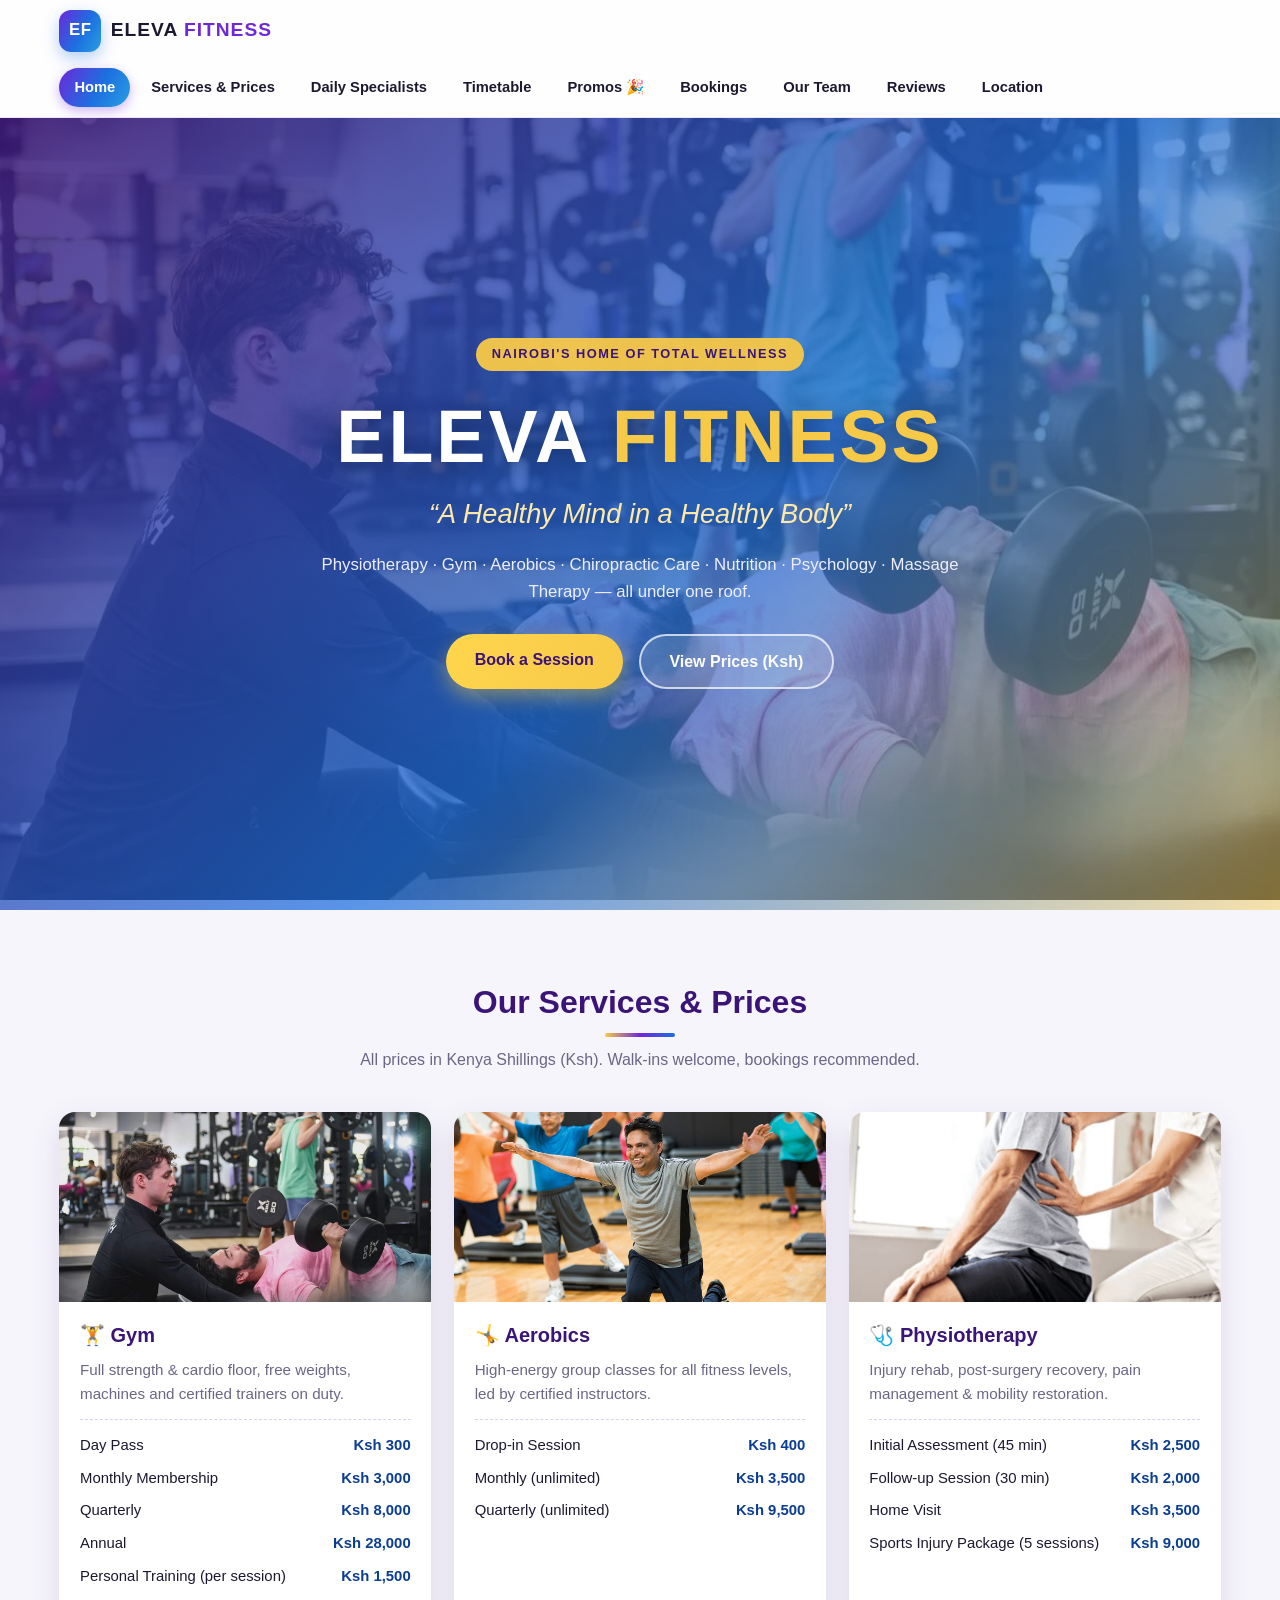
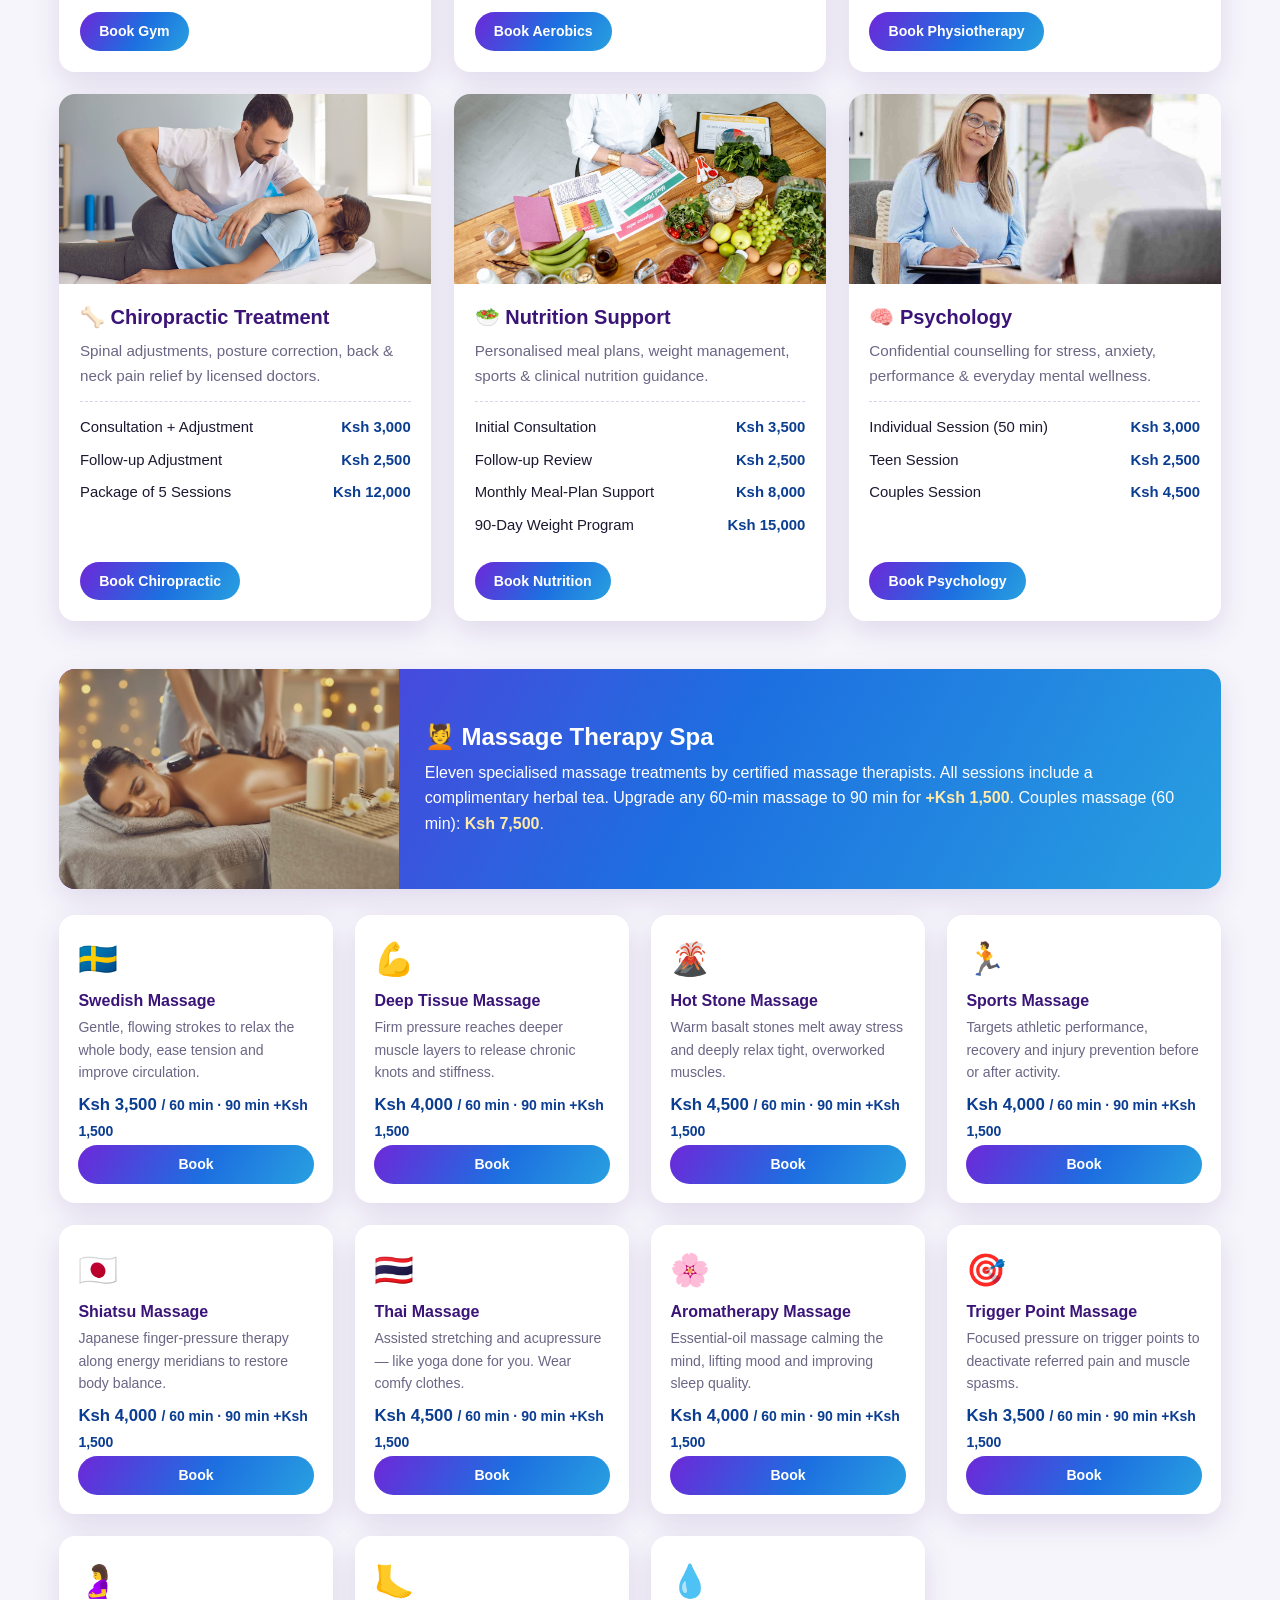
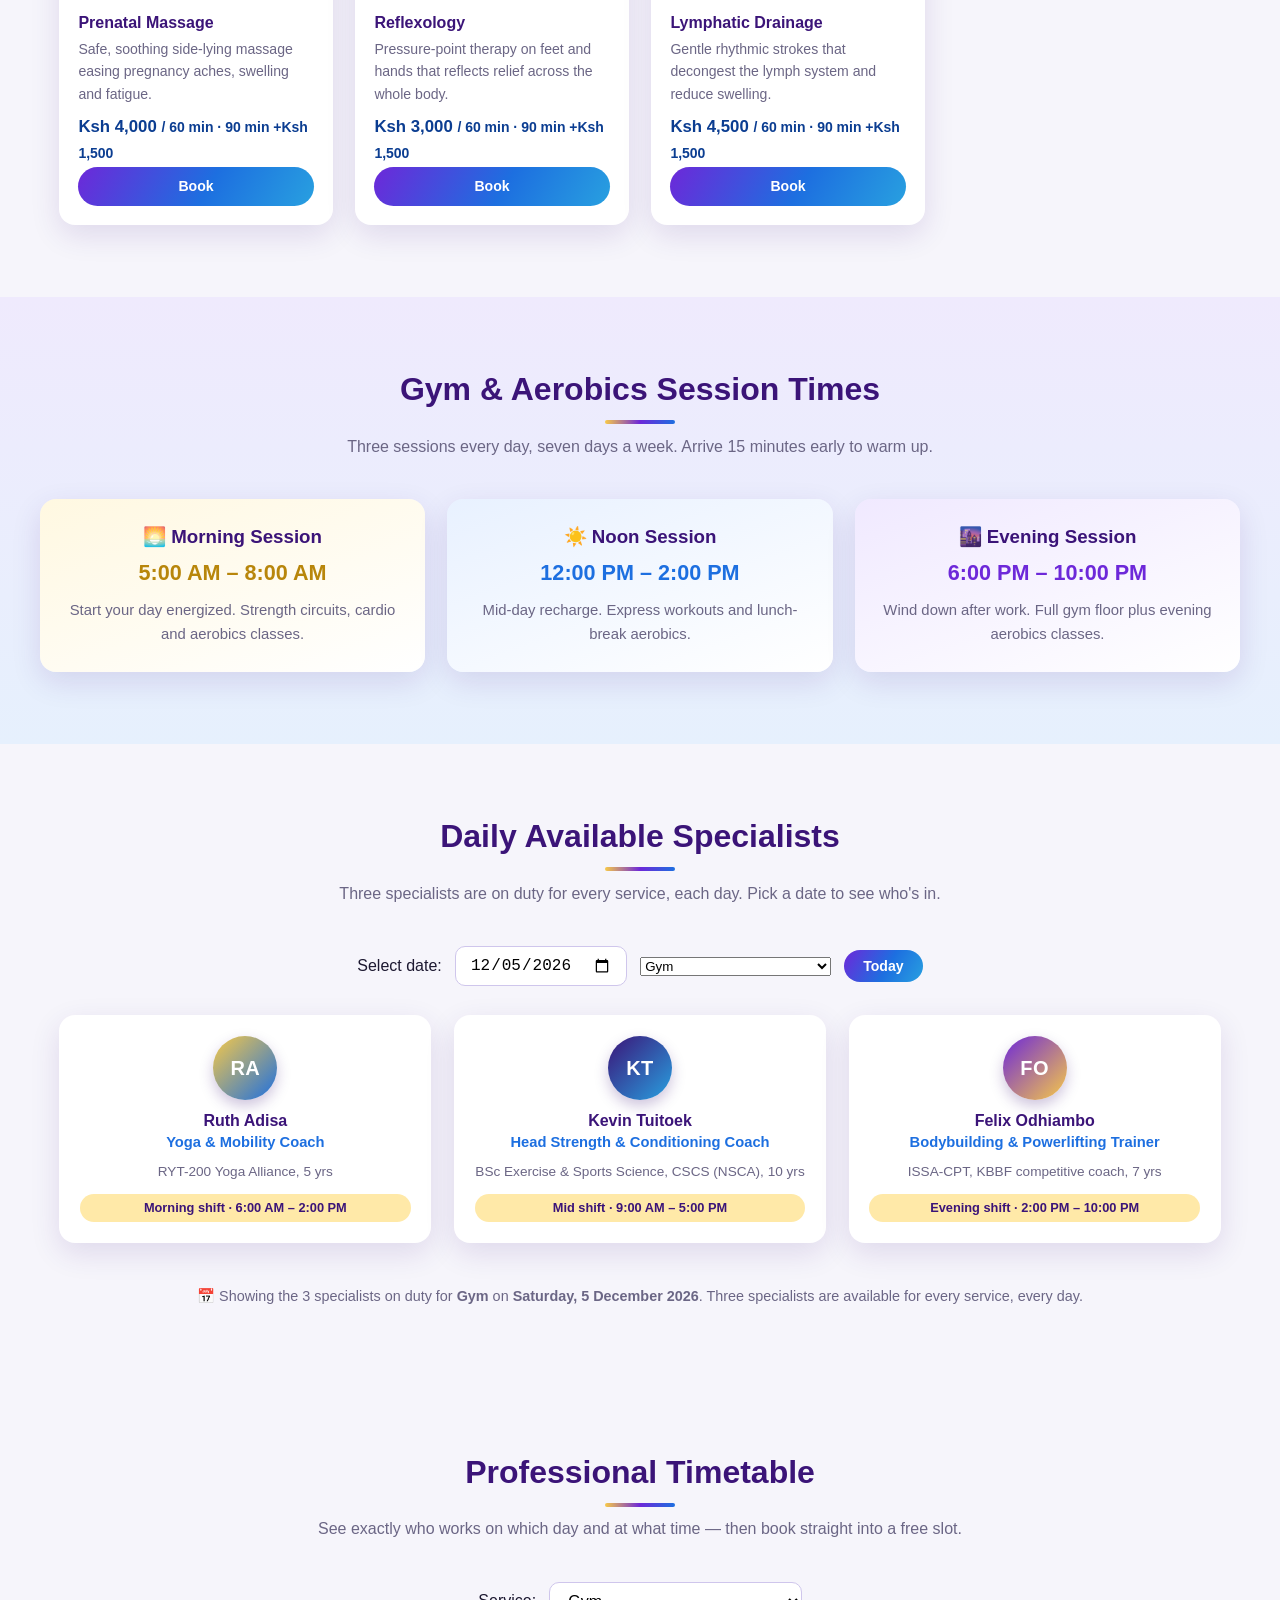
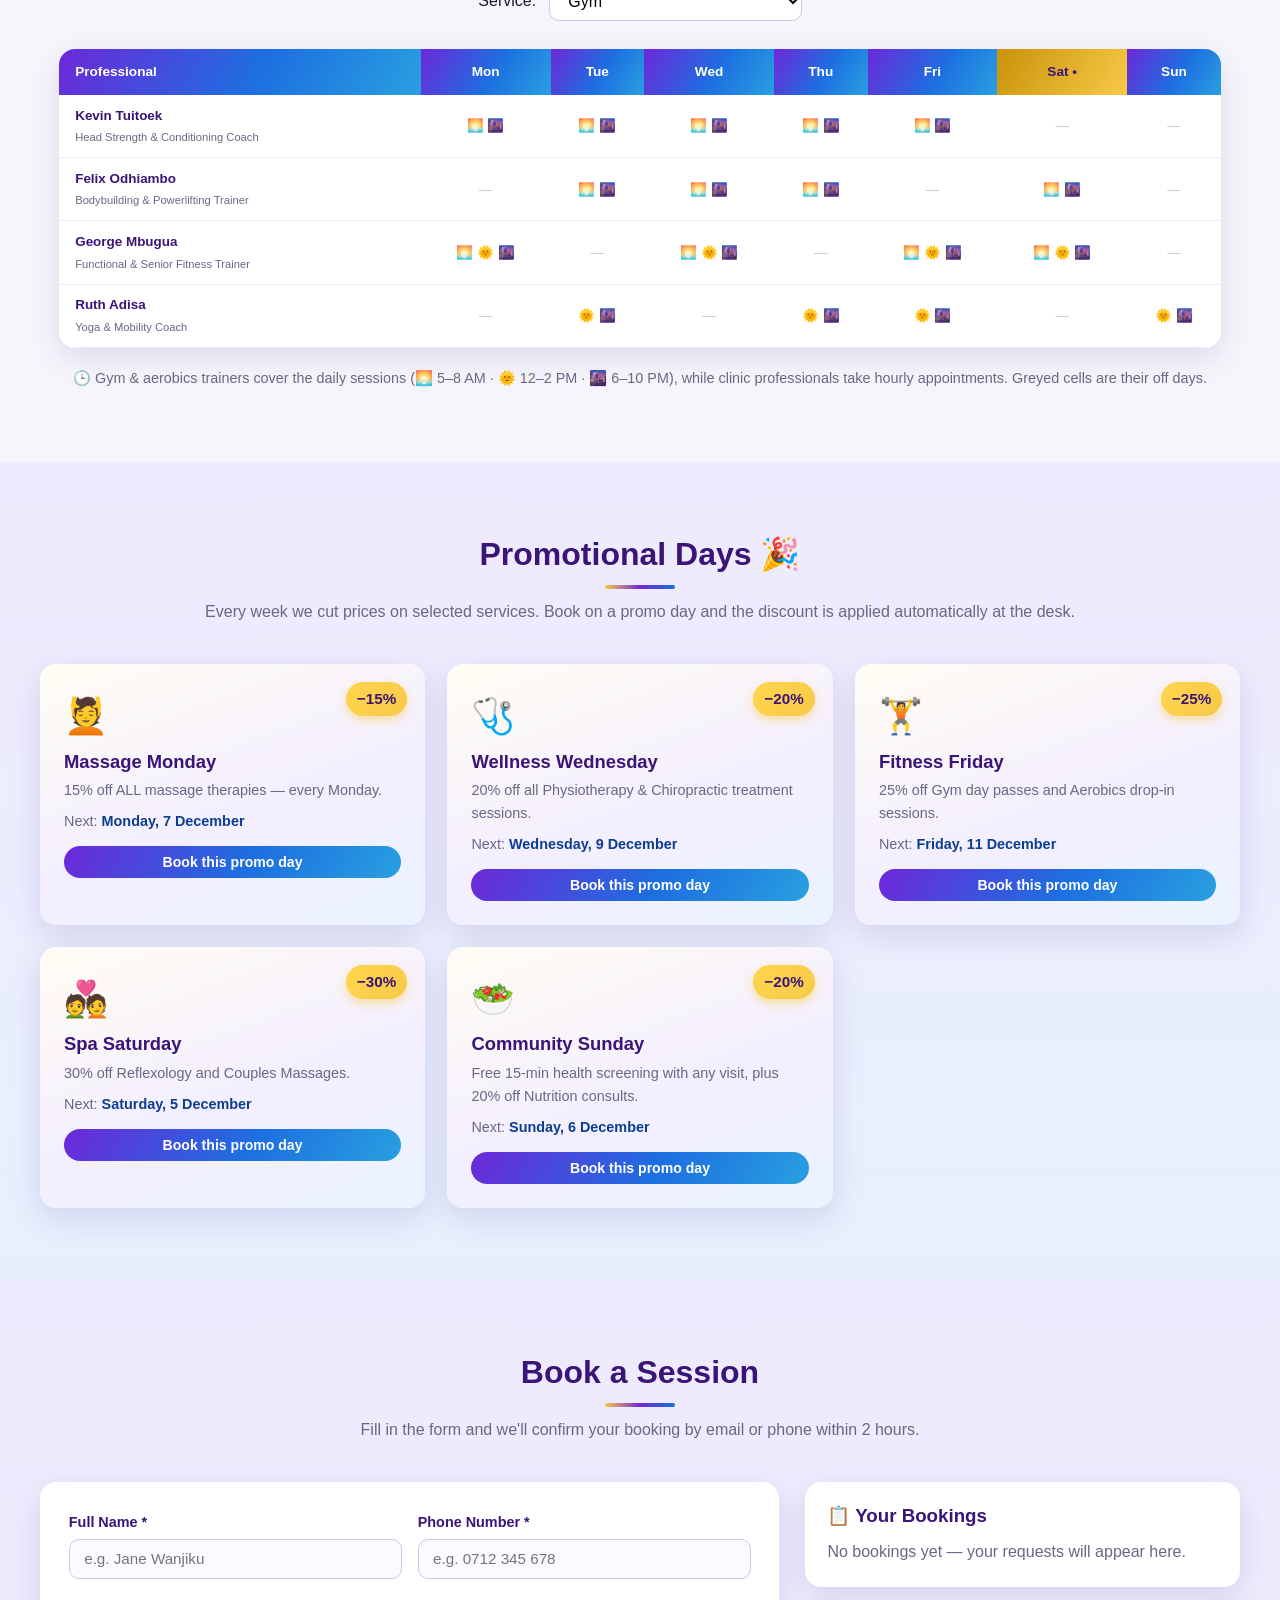
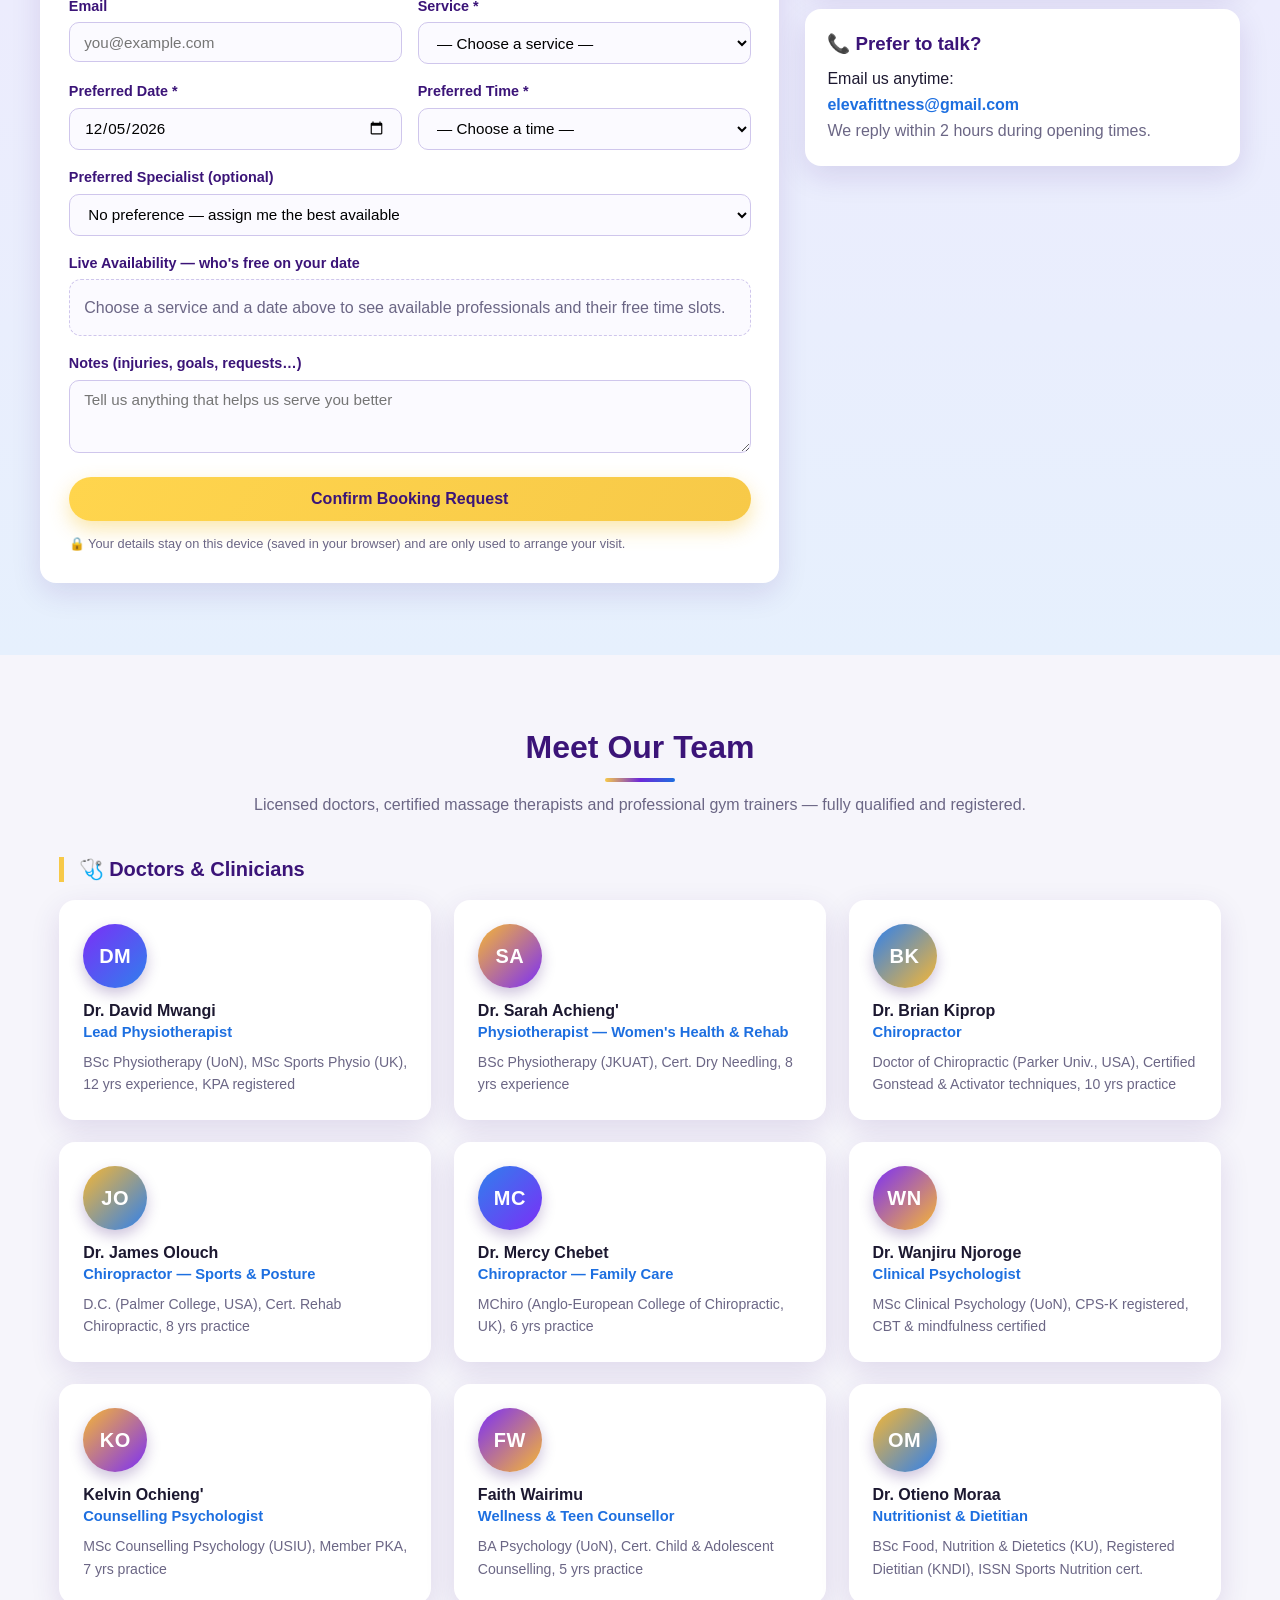
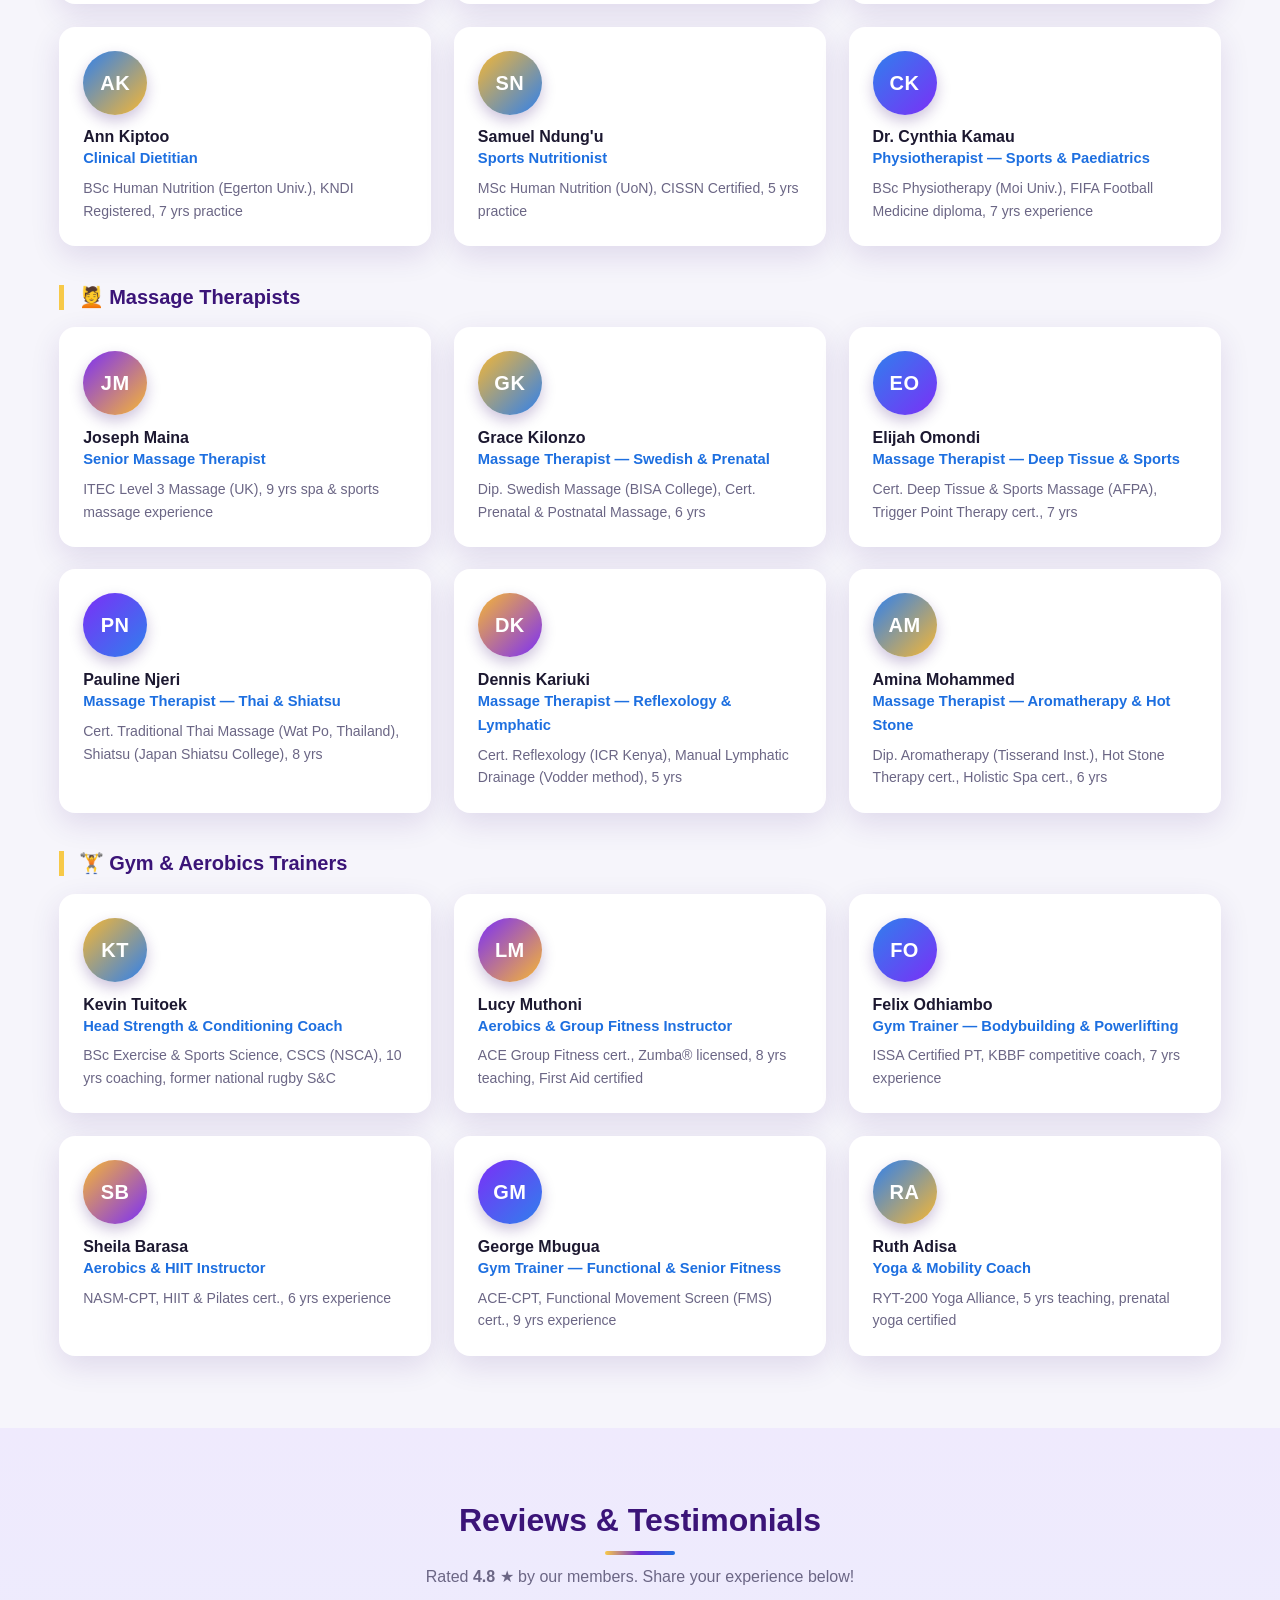
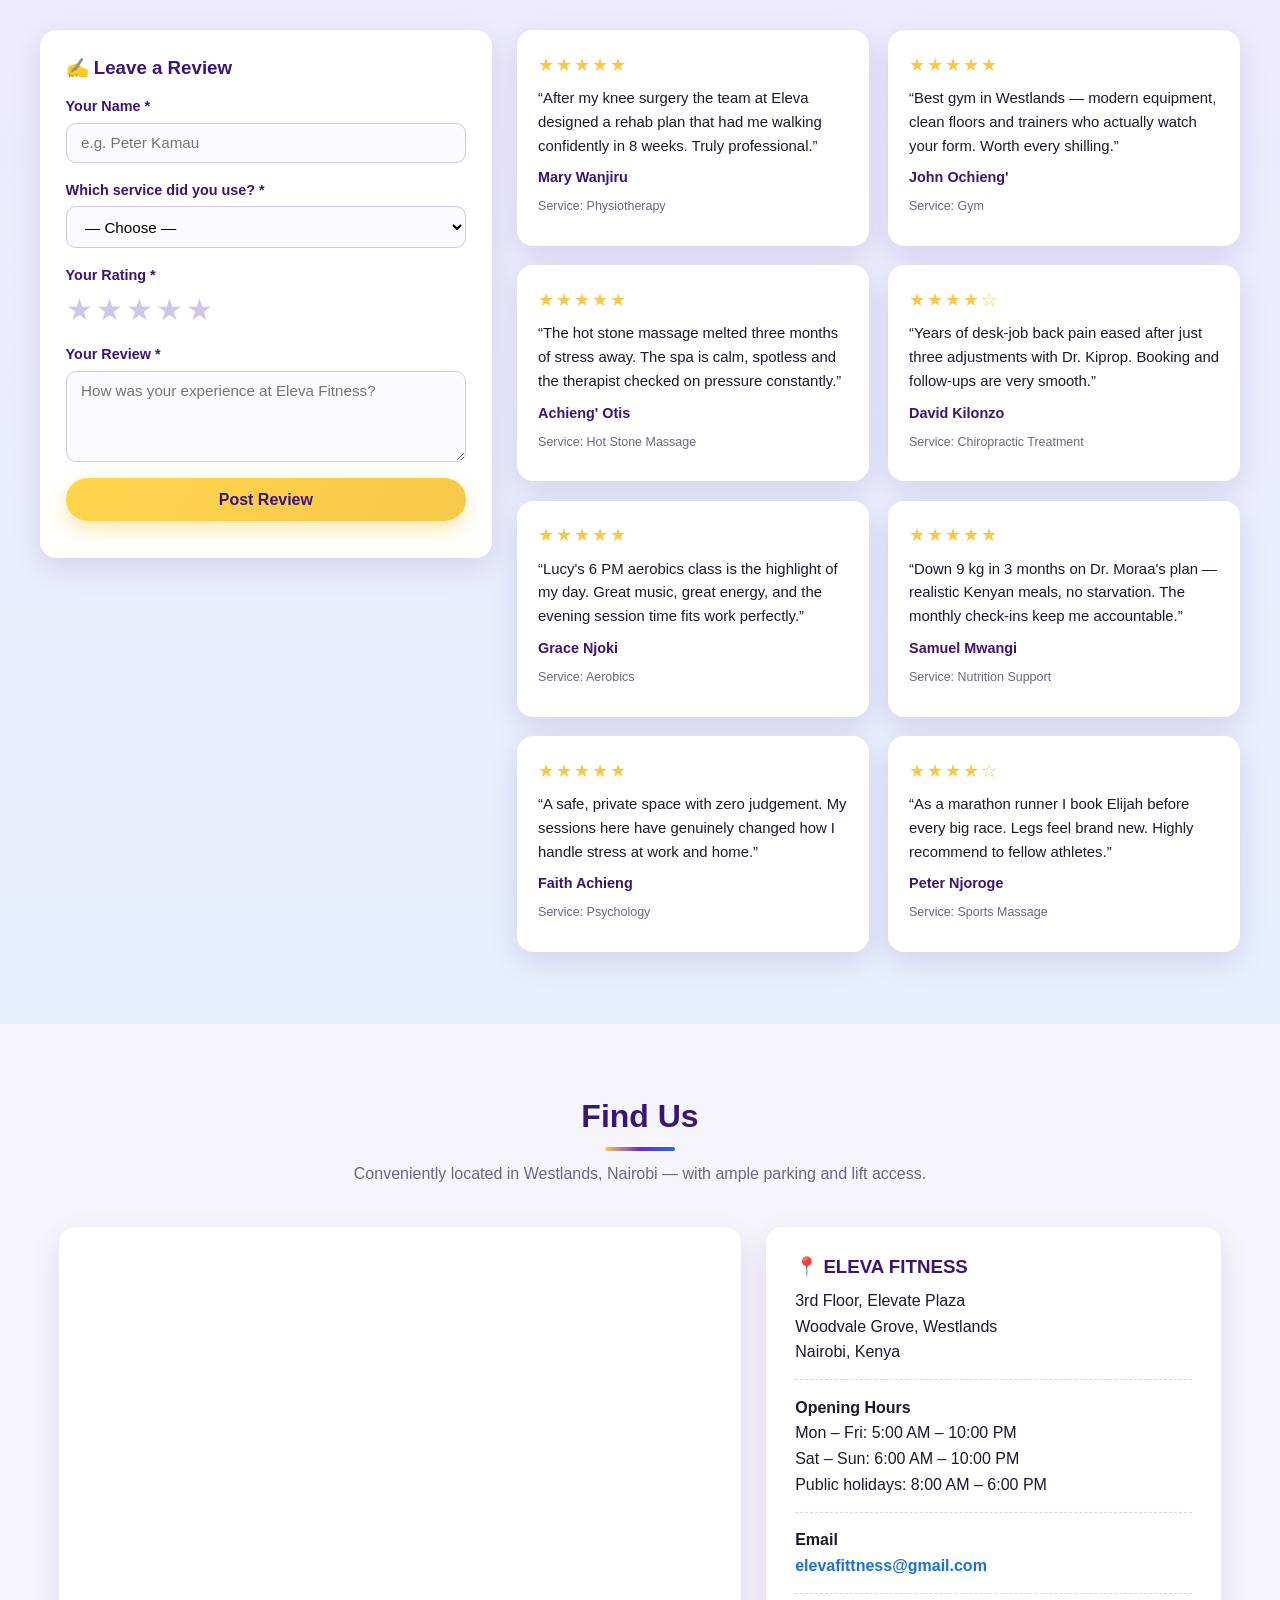
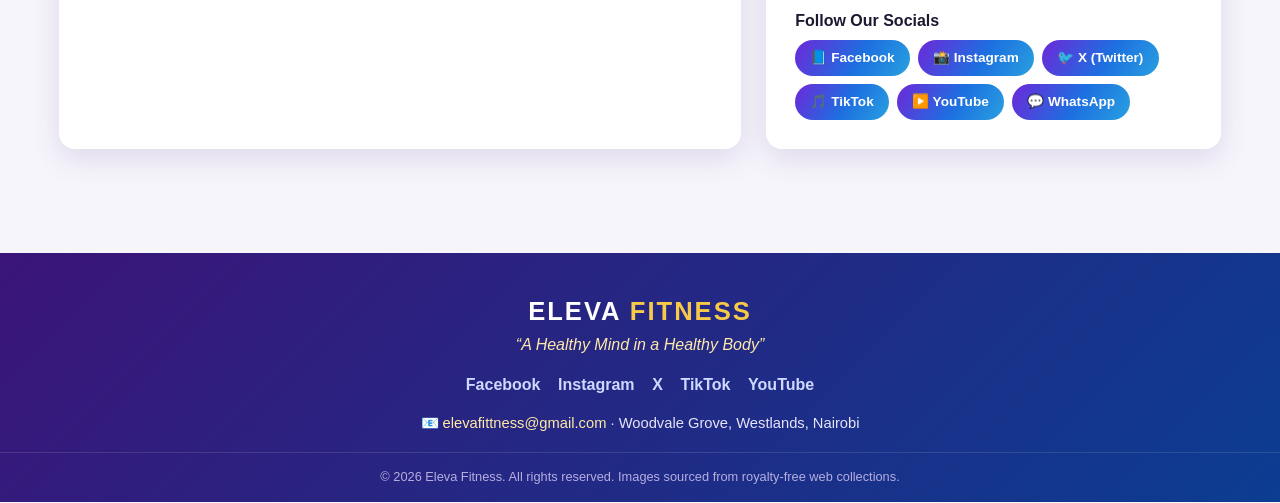
<file: index.html>
<!DOCTYPE html>
<html lang="en">
<head>
<meta charset="UTF-8">
<meta name="viewport" content="width=device-width, initial-scale=1.0">
<title>ELEVA FITNESS — A Healthy Mind in a Healthy Body</title>
<meta name="description" content="Eleva Fitness: physiotherapy, gym, aerobics, chiropractic care, nutrition support, psychology and 11 massage therapies in Nairobi, Kenya.">
<link rel="stylesheet" href="css/style.css">
<link rel="icon" href="data:image/svg+xml,<svg xmlns='http://www.w3.org/2000/svg' viewBox='0 0 100 100'><text y='.9em' font-size='90'>💪</text></svg>">
</head>
<body>

<!-- ============ NAVIGATION TABS ============ -->
<header class="site-header" id="top">
  <nav class="navbar">
    <a href="#home" class="brand">
      <span class="brand-mark">EF</span>
      <span class="brand-text">ELEVA <em>FITNESS</em></span>
    </a>
    <button class="nav-toggle" id="navToggle" aria-label="Menu">☰</button>
    <ul class="nav-tabs" id="navTabs">
      <li><a href="#home" class="tab active">Home</a></li>
      <li><a href="#services" class="tab">Services &amp; Prices</a></li>
      <li><a href="#schedule" class="tab">Daily Specialists</a></li>
      <li><a href="#timetable" class="tab">Timetable</a></li>
      <li><a href="#promos" class="tab">Promos 🎉</a></li>
      <li><a href="#bookings" class="tab">Bookings</a></li>
      <li><a href="#team" class="tab">Our Team</a></li>
      <li><a href="#reviews" class="tab">Reviews</a></li>
      <li><a href="#location" class="tab">Location</a></li>
    </ul>
  </nav>
</header>

<!-- ============ HERO ============ -->
<section class="hero" id="home">
  <div class="hero-overlay"></div>
  <div class="hero-content">
    <p class="hero-kicker">Nairobi's Home of Total Wellness</p>
    <h1>ELEVA <span>FITNESS</span></h1>
    <p class="slogan">“A Healthy Mind in a Healthy Body”</p>
    <p class="hero-sub">Physiotherapy · Gym · Aerobics · Chiropractic Care · Nutrition · Psychology · Massage Therapy — all under one roof.</p>
    <div class="hero-cta">
      <a href="#bookings" class="btn btn-yellow">Book a Session</a>
      <a href="#services" class="btn btn-ghost">View Prices (Ksh)</a>
    </div>
  </div>
</section>

<!-- ============ SERVICES & PRICES ============ -->
<section class="section" id="services">
  <div class="section-head">
    <h2>Our Services &amp; Prices</h2>
    <p>All prices in Kenya Shillings (Ksh). Walk-ins welcome, bookings recommended.</p>
  </div>

  <div class="grid cards-3">

    <article class="card service-card">
      <img src="images/hero.jpg" alt="Eleva Fitness gym floor">
      <div class="card-body">
        <h3>🏋️ Gym</h3>
        <p>Full strength &amp; cardio floor, free weights, machines and certified trainers on duty.</p>
        <ul class="price-list">
          <li><span>Day Pass</span><b>Ksh 300</b></li>
          <li><span>Monthly Membership</span><b>Ksh 3,000</b></li>
          <li><span>Quarterly</span><b>Ksh 8,000</b></li>
          <li><span>Annual</span><b>Ksh 28,000</b></li>
          <li><span>Personal Training (per session)</span><b>Ksh 1,500</b></li>
        </ul>
        <a href="#bookings" class="btn btn-small">Book Gym</a>
      </div>
    </article>

    <article class="card service-card">
      <img src="images/aerobics.jpg" alt="Aerobics class at Eleva Fitness">
      <div class="card-body">
        <h3>🤸 Aerobics</h3>
        <p>High-energy group classes for all fitness levels, led by certified instructors.</p>
        <ul class="price-list">
          <li><span>Drop-in Session</span><b>Ksh 400</b></li>
          <li><span>Monthly (unlimited)</span><b>Ksh 3,500</b></li>
          <li><span>Quarterly (unlimited)</span><b>Ksh 9,500</b></li>
        </ul>
        <a href="#bookings" class="btn btn-small">Book Aerobics</a>
      </div>
    </article>

    <article class="card service-card">
      <img src="images/physiotherapy.jpg" alt="Physiotherapy session">
      <div class="card-body">
        <h3>🩺 Physiotherapy</h3>
        <p>Injury rehab, post-surgery recovery, pain management &amp; mobility restoration.</p>
        <ul class="price-list">
          <li><span>Initial Assessment (45 min)</span><b>Ksh 2,500</b></li>
          <li><span>Follow-up Session (30 min)</span><b>Ksh 2,000</b></li>
          <li><span>Home Visit</span><b>Ksh 3,500</b></li>
          <li><span>Sports Injury Package (5 sessions)</span><b>Ksh 9,000</b></li>
        </ul>
        <a href="#bookings" class="btn btn-small">Book Physiotherapy</a>
      </div>
    </article>

    <article class="card service-card">
      <img src="images/chiropractic.jpg" alt="Chiropractic adjustment">
      <div class="card-body">
        <h3>🦴 Chiropractic Treatment</h3>
        <p>Spinal adjustments, posture correction, back &amp; neck pain relief by licensed doctors.</p>
        <ul class="price-list">
          <li><span>Consultation + Adjustment</span><b>Ksh 3,000</b></li>
          <li><span>Follow-up Adjustment</span><b>Ksh 2,500</b></li>
          <li><span>Package of 5 Sessions</span><b>Ksh 12,000</b></li>
        </ul>
        <a href="#bookings" class="btn btn-small">Book Chiropractic</a>
      </div>
    </article>

    <article class="card service-card">
      <img src="images/nutrition.jpg" alt="Nutrition consultation">
      <div class="card-body">
        <h3>🥗 Nutrition Support</h3>
        <p>Personalised meal plans, weight management, sports &amp; clinical nutrition guidance.</p>
        <ul class="price-list">
          <li><span>Initial Consultation</span><b>Ksh 3,500</b></li>
          <li><span>Follow-up Review</span><b>Ksh 2,500</b></li>
          <li><span>Monthly Meal-Plan Support</span><b>Ksh 8,000</b></li>
          <li><span>90-Day Weight Program</span><b>Ksh 15,000</b></li>
        </ul>
        <a href="#bookings" class="btn btn-small">Book Nutrition</a>
      </div>
    </article>

    <article class="card service-card">
      <img src="images/psychology.jpg" alt="Psychology counselling session">
      <div class="card-body">
        <h3>🧠 Psychology</h3>
        <p>Confidential counselling for stress, anxiety, performance &amp; everyday mental wellness.</p>
        <ul class="price-list">
          <li><span>Individual Session (50 min)</span><b>Ksh 3,000</b></li>
          <li><span>Teen Session</span><b>Ksh 2,500</b></li>
          <li><span>Couples Session</span><b>Ksh 4,500</b></li>
        </ul>
        <a href="#bookings" class="btn btn-small">Book Psychology</a>
      </div>
    </article>
  </div>

  <!-- Massages -->
  <div class="massage-banner">
    <img src="images/massage3.jpg" alt="Relaxing massage at Eleva Fitness spa">
    <div class="massage-banner-text">
      <h3>💆 Massage Therapy Spa</h3>
      <p>Eleven specialised massage treatments by certified massage therapists. All sessions include a complimentary herbal tea. Upgrade any 60-min massage to 90 min for <b>+Ksh 1,500</b>. Couples massage (60 min): <b>Ksh 7,500</b>.</p>
    </div>
  </div>

  <div class="grid cards-4" id="massageGrid"></div>
</section>

<!-- ============ SESSION TIMES ============ -->
<section class="section section-alt" id="times">
  <div class="section-head">
    <h2>Gym &amp; Aerobics Session Times</h2>
    <p>Three sessions every day, seven days a week. Arrive 15 minutes early to warm up.</p>
  </div>
  <div class="grid cards-3">
    <div class="card time-card morning">
      <h3>🌅 Morning Session</h3>
      <p class="time">5:00 AM – 8:00 AM</p>
      <p>Start your day energized. Strength circuits, cardio and aerobics classes.</p>
    </div>
    <div class="card time-card noon">
      <h3>☀️ Noon Session</h3>
      <p class="time">12:00 PM – 2:00 PM</p>
      <p>Mid-day recharge. Express workouts and lunch-break aerobics.</p>
    </div>
    <div class="card time-card evening">
      <h3>🌆 Evening Session</h3>
      <p class="time">6:00 PM – 10:00 PM</p>
      <p>Wind down after work. Full gym floor plus evening aerobics classes.</p>
    </div>
  </div>
</section>

<!-- ============ DAILY SPECIALISTS ============ -->
<section class="section" id="schedule">
  <div class="section-head">
    <h2>Daily Available Specialists</h2>
    <p>Three specialists are on duty for every service, each day. Pick a date to see who's in.</p>
  </div>
  <div class="schedule-controls">
    <label for="scheduleDate">Select date:</label>
    <input type="date" id="scheduleDate">
    <button class="btn btn-small" id="todayBtn">Today</button>
  </div>
  <div class="grid cards-3" id="specialistGrid"></div>
</section>

<!-- ============ PROFESSIONAL TIMETABLE ============ -->
<section class="section" id="timetable">
  <div class="section-head">
    <h2>Professional Timetable</h2>
    <p>See exactly who works on which day and at what time — then book straight into a free slot.</p>
  </div>
  <div class="schedule-controls">
    <label for="ttService">Service:</label>
    <select id="ttService" class="tt-select">
      <option>Gym</option>
      <option>Aerobics</option>
      <option>Physiotherapy</option>
      <option>Chiropractic Treatment</option>
      <option>Nutrition Support</option>
      <option>Psychology</option>
      <option>Massage Therapy (all types)</option>
    </select>
  </div>
  <div class="tt-wrap">
    <table class="tt-table" id="ttTable"></table>
  </div>
  <p class="day-note">🕒 Gym &amp; aerobics trainers cover the daily sessions (🌅 5–8 AM · 🌞 12–2 PM · 🌆 6–10 PM), while clinic professionals take hourly appointments. Greyed cells are their off days.</p>
</section>

<!-- ============ PROMO DAYS ============ -->
<section class="section section-alt" id="promos">
  <div class="section-head">
    <h2>Promotional Days 🎉</h2>
    <p>Every week we cut prices on selected services. Book on a promo day and the discount is applied automatically at the desk.</p>
  </div>
  <div class="grid cards-3" id="promoGrid"></div>
</section>

<!-- ============ BOOKINGS ============ -->
<section class="section section-alt" id="bookings">
  <div class="section-head">
    <h2>Book a Session</h2>
    <p>Fill in the form and we'll confirm your booking by email or phone within 2 hours.</p>
  </div>
  <div class="booking-wrap">
    <form class="booking-form card" id="bookingForm">
      <div class="form-row">
        <div class="form-group">
          <label for="bkName">Full Name *</label>
          <input type="text" id="bkName" required placeholder="e.g. Jane Wanjiku">
        </div>
        <div class="form-group">
          <label for="bkPhone">Phone Number *</label>
          <input type="tel" id="bkPhone" required placeholder="e.g. 0712 345 678">
        </div>
      </div>
      <div class="form-row">
        <div class="form-group">
          <label for="bkEmail">Email</label>
          <input type="email" id="bkEmail" placeholder="you@example.com">
        </div>
        <div class="form-group">
          <label for="bkService">Service *</label>
          <select id="bkService" required>
            <option value="">— Choose a service —</option>
          </select>
        </div>
      </div>
      <div class="form-row">
        <div class="form-group">
          <label for="bkDate">Preferred Date *</label>
          <input type="date" id="bkDate" required>
        </div>
        <div class="form-group">
          <label for="bkTime">Preferred Time *</label>
          <select id="bkTime" required>
            <option value="">— Choose a time —</option>
            <optgroup label="Gym / Aerobics Sessions">
              <option>Morning: 5:00 AM – 8:00 AM</option>
              <option>Noon: 12:00 PM – 2:00 PM</option>
              <option>Evening: 6:00 PM – 10:00 PM</option>
            </optgroup>
            <optgroup label="Clinic Hours">
              <option>8:00 AM</option><option>9:00 AM</option><option>10:00 AM</option>
              <option>11:00 AM</option><option>12:00 PM</option><option>2:00 PM</option>
              <option>3:00 PM</option><option>4:00 PM</option><option>5:00 PM</option><option>6:00 PM</option><option>7:00 PM</option><option>8:00 PM</option>
            </optgroup>
          </select>
        </div>
      </div>
      <div class="form-group">
        <label for="bkSpecialist">Preferred Specialist (optional)</label>
        <select id="bkSpecialist"><option value="">No preference — assign me the best available</option></select>
      </div>
      <div class="form-group">
        <label>Live Availability — who's free on your date</label>
        <div id="availPanel" class="avail-panel"><p class="muted">Choose a service and a date above to see available professionals and their free time slots.</p></div>
      </div>
      <div class="form-group">
        <label for="bkNotes">Notes (injuries, goals, requests…)</label>
        <textarea id="bkNotes" rows="3" placeholder="Tell us anything that helps us serve you better"></textarea>
      </div>
      <div id="promoNotice"></div>
      <button type="submit" class="btn btn-yellow btn-big">Confirm Booking Request</button>
      <p class="form-hint">🔒 Your details stay on this device (saved in your browser) and are only used to arrange your visit.</p>
    </form>
    <aside class="booking-side">
      <div class="card side-card">
        <h3>📋 Your Bookings</h3>
        <div id="bookingList"><p class="muted">No bookings yet — your requests will appear here.</p></div>
      </div>
      <div class="card side-card contact-mini">
        <h3>📞 Prefer to talk?</h3>
        <p>Email us anytime:</p>
        <a class="email-link" href="mailto:elevafittness@gmail.com">elevafittness@gmail.com</a>
        <p class="muted">We reply within 2 hours during opening times.</p>
      </div>
    </aside>
  </div>
</section>

<!-- ============ TEAM ============ -->
<section class="section" id="team">
  <div class="section-head">
    <h2>Meet Our Team</h2>
    <p>Licensed doctors, certified massage therapists and professional gym trainers — fully qualified and registered.</p>
  </div>

  <h3 class="team-sub">🩺 Doctors &amp; Clinicians</h3>
  <div class="grid cards-3">
    <div class="card team-card"><div class="avatar" style="--a:#7b2ff7;--b:#2f80ed">DM</div><h4>Dr. David Mwangi</h4><p class="role">Lead Physiotherapist</p><p class="quals">BSc Physiotherapy (UoN), MSc Sports Physio (UK), 12 yrs experience, KPA registered</p></div>
    <div class="card team-card"><div class="avatar" style="--a:#f7b733;--b:#7b2ff7">SA</div><h4>Dr. Sarah Achieng'</h4><p class="role">Physiotherapist — Women's Health &amp; Rehab</p><p class="quals">BSc Physiotherapy (JKUAT), Cert. Dry Needling, 8 yrs experience</p></div>
    <div class="card team-card"><div class="avatar" style="--a:#2f80ed;--b:#f7b733">BK</div><h4>Dr. Brian Kiprop</h4><p class="role">Chiropractor</p><p class="quals">Doctor of Chiropractic (Parker Univ., USA), Certified Gonstead &amp; Activator techniques, 10 yrs practice</p></div>
    <div class="card team-card"><div class="avatar" style="--a:#f7b733;--b:#2f80ed">JO</div><h4>Dr. James Olouch</h4><p class="role">Chiropractor — Sports &amp; Posture</p><p class="quals">D.C. (Palmer College, USA), Cert. Rehab Chiropractic, 8 yrs practice</p></div>
    <div class="card team-card"><div class="avatar" style="--a:#2f80ed;--b:#7b2ff7">MC</div><h4>Dr. Mercy Chebet</h4><p class="role">Chiropractor — Family Care</p><p class="quals">MChiro (Anglo-European College of Chiropractic, UK), 6 yrs practice</p></div>
    <div class="card team-card"><div class="avatar" style="--a:#7b2ff7;--b:#f7b733">WN</div><h4>Dr. Wanjiru Njoroge</h4><p class="role">Clinical Psychologist</p><p class="quals">MSc Clinical Psychology (UoN), CPS-K registered, CBT &amp; mindfulness certified</p></div>
    <div class="card team-card"><div class="avatar" style="--a:#f7b733;--b:#7b2ff7">KO</div><h4>Kelvin Ochieng'</h4><p class="role">Counselling Psychologist</p><p class="quals">MSc Counselling Psychology (USIU), Member PKA, 7 yrs practice</p></div>
    <div class="card team-card"><div class="avatar" style="--a:#7b2ff7;--b:#f7b733">FW</div><h4>Faith Wairimu</h4><p class="role">Wellness &amp; Teen Counsellor</p><p class="quals">BA Psychology (UoN), Cert. Child &amp; Adolescent Counselling, 5 yrs practice</p></div>
    <div class="card team-card"><div class="avatar" style="--a:#f7b733;--b:#2f80ed">OM</div><h4>Dr. Otieno Moraa</h4><p class="role">Nutritionist &amp; Dietitian</p><p class="quals">BSc Food, Nutrition &amp; Dietetics (KU), Registered Dietitian (KNDI), ISSN Sports Nutrition cert.</p></div>
    <div class="card team-card"><div class="avatar" style="--a:#2f80ed;--b:#f7b733">AK</div><h4>Ann Kiptoo</h4><p class="role">Clinical Dietitian</p><p class="quals">BSc Human Nutrition (Egerton Univ.), KNDI Registered, 7 yrs practice</p></div>
    <div class="card team-card"><div class="avatar" style="--a:#f7b733;--b:#2f80ed">SN</div><h4>Samuel Ndung'u</h4><p class="role">Sports Nutritionist</p><p class="quals">MSc Human Nutrition (UoN), CISSN Certified, 5 yrs practice</p></div>
    <div class="card team-card"><div class="avatar" style="--a:#2f80ed;--b:#7b2ff7">CK</div><h4>Dr. Cynthia Kamau</h4><p class="role">Physiotherapist — Sports &amp; Paediatrics</p><p class="quals">BSc Physiotherapy (Moi Univ.), FIFA Football Medicine diploma, 7 yrs experience</p></div>
  </div>

  <h3 class="team-sub">💆 Massage Therapists</h3>
  <div class="grid cards-3">
    <div class="card team-card"><div class="avatar" style="--a:#7b2ff7;--b:#f7b733">JM</div><h4>Joseph Maina</h4><p class="role">Senior Massage Therapist</p><p class="quals">ITEC Level 3 Massage (UK), 9 yrs spa &amp; sports massage experience</p></div>
    <div class="card team-card"><div class="avatar" style="--a:#f7b733;--b:#2f80ed">GK</div><h4>Grace Kilonzo</h4><p class="role">Massage Therapist — Swedish &amp; Prenatal</p><p class="quals">Dip. Swedish Massage (BISA College), Cert. Prenatal &amp; Postnatal Massage, 6 yrs</p></div>
    <div class="card team-card"><div class="avatar" style="--a:#2f80ed;--b:#7b2ff7">EO</div><h4>Elijah Omondi</h4><p class="role">Massage Therapist — Deep Tissue &amp; Sports</p><p class="quals">Cert. Deep Tissue &amp; Sports Massage (AFPA), Trigger Point Therapy cert., 7 yrs</p></div>
    <div class="card team-card"><div class="avatar" style="--a:#7b2ff7;--b:#2f80ed">PN</div><h4>Pauline Njeri</h4><p class="role">Massage Therapist — Thai &amp; Shiatsu</p><p class="quals">Cert. Traditional Thai Massage (Wat Po, Thailand), Shiatsu (Japan Shiatsu College), 8 yrs</p></div>
    <div class="card team-card"><div class="avatar" style="--a:#f7b733;--b:#7b2ff7">DK</div><h4>Dennis Kariuki</h4><p class="role">Massage Therapist — Reflexology &amp; Lymphatic</p><p class="quals">Cert. Reflexology (ICR Kenya), Manual Lymphatic Drainage (Vodder method), 5 yrs</p></div>
    <div class="card team-card"><div class="avatar" style="--a:#2f80ed;--b:#f7b733">AM</div><h4>Amina Mohammed</h4><p class="role">Massage Therapist — Aromatherapy &amp; Hot Stone</p><p class="quals">Dip. Aromatherapy (Tisserand Inst.), Hot Stone Therapy cert., Holistic Spa cert., 6 yrs</p></div>
  </div>

  <h3 class="team-sub">🏋️ Gym &amp; Aerobics Trainers</h3>
  <div class="grid cards-3">
    <div class="card team-card"><div class="avatar" style="--a:#f7b733;--b:#2f80ed">KT</div><h4>Kevin Tuitoek</h4><p class="role">Head Strength &amp; Conditioning Coach</p><p class="quals">BSc Exercise &amp; Sports Science, CSCS (NSCA), 10 yrs coaching, former national rugby S&amp;C</p></div>
    <div class="card team-card"><div class="avatar" style="--a:#7b2ff7;--b:#f7b733">LM</div><h4>Lucy Muthoni</h4><p class="role">Aerobics &amp; Group Fitness Instructor</p><p class="quals">ACE Group Fitness cert., Zumba® licensed, 8 yrs teaching, First Aid certified</p></div>
    <div class="card team-card"><div class="avatar" style="--a:#2f80ed;--b:#7b2ff7">FO</div><h4>Felix Odhiambo</h4><p class="role">Gym Trainer — Bodybuilding &amp; Powerlifting</p><p class="quals">ISSA Certified PT, KBBF competitive coach, 7 yrs experience</p></div>
    <div class="card team-card"><div class="avatar" style="--a:#f7b733;--b:#7b2ff7">SB</div><h4>Sheila Barasa</h4><p class="role">Aerobics &amp; HIIT Instructor</p><p class="quals">NASM-CPT, HIIT &amp; Pilates cert., 6 yrs experience</p></div>
    <div class="card team-card"><div class="avatar" style="--a:#7b2ff7;--b:#2f80ed">GM</div><h4>George Mbugua</h4><p class="role">Gym Trainer — Functional &amp; Senior Fitness</p><p class="quals">ACE-CPT, Functional Movement Screen (FMS) cert., 9 yrs experience</p></div>
    <div class="card team-card"><div class="avatar" style="--a:#2f80ed;--b:#f7b733">RA</div><h4>Ruth Adisa</h4><p class="role">Yoga &amp; Mobility Coach</p><p class="quals">RYT-200 Yoga Alliance, 5 yrs teaching, prenatal yoga certified</p></div>
  </div>
</section>

<!-- ============ REVIEWS & TESTIMONIALS ============ -->
<section class="section section-alt" id="reviews">
  <div class="section-head">
    <h2>Reviews &amp; Testimonials</h2>
    <p>Rated <b id="avgRating">4.9</b> ★ by our members. Share your experience below!</p>
  </div>

  <div class="reviews-wrap">
    <form class="review-form card" id="reviewForm">
      <h3>✍️ Leave a Review</h3>
      <div class="form-group">
        <label for="rvName">Your Name *</label>
        <input type="text" id="rvName" required placeholder="e.g. Peter Kamau">
      </div>
      <div class="form-group">
        <label for="rvService">Which service did you use? *</label>
        <select id="rvService" required>
          <option value="">— Choose —</option>
        </select>
      </div>
      <div class="form-group">
        <label>Your Rating *</label>
        <div class="star-input" id="starInput">
          <button type="button" data-v="1">★</button>
          <button type="button" data-v="2">★</button>
          <button type="button" data-v="3">★</button>
          <button type="button" data-v="4">★</button>
          <button type="button" data-v="5">★</button>
        </div>
      </div>
      <div class="form-group">
        <label for="rvText">Your Review *</label>
        <textarea id="rvText" rows="4" required placeholder="How was your experience at Eleva Fitness?"></textarea>
      </div>
      <button type="submit" class="btn btn-yellow">Post Review</button>
      <p class="form-msg" id="reviewMsg"></p>
    </form>
    <div class="testimonials" id="testimonialGrid"></div>
  </div>
</section>

<!-- ============ LOCATION & CONTACT ============ -->
<section class="section" id="location">
  <div class="section-head">
    <h2>Find Us</h2>
    <p>Conveniently located in Westlands, Nairobi — with ample parking and lift access.</p>
  </div>
  <div class="location-wrap">
    <div class="map-card card">
      <iframe title="Eleva Fitness location map"
        src="https://maps.google.com/maps?q=Woodvale%20Grove%2C%20Westlands%2C%20Nairobi%2C%20Kenya&t=&z=15&ie=UTF8&iwloc=&output=embed"
        loading="lazy" referrerpolicy="no-referrer-when-downgrade"></iframe>
    </div>
    <div class="contact-card card">
      <h3>📍 ELEVA FITNESS</h3>
      <p>3rd Floor, Elevate Plaza<br>Woodvale Grove, Westlands<br>Nairobi, Kenya</p>
      <hr>
      <p><b>Opening Hours</b><br>
        Mon – Fri: 5:00 AM – 10:00 PM<br>
        Sat – Sun: 6:00 AM – 10:00 PM<br>
        Public holidays: 8:00 AM – 6:00 PM</p>
      <hr>
      <p><b>Email</b><br><a class="email-link" href="mailto:elevafittness@gmail.com">elevafittness@gmail.com</a></p>
      <hr>
      <p><b>Follow Our Socials</b></p>
      <div class="socials">
        <a href="https://facebook.com/elevafitness" target="_blank" rel="noopener" aria-label="Facebook">📘 Facebook</a>
        <a href="https://instagram.com/elevafitness" target="_blank" rel="noopener" aria-label="Instagram">📸 Instagram</a>
        <a href="https://x.com/elevafitness" target="_blank" rel="noopener" aria-label="X (Twitter)">🐦 X (Twitter)</a>
        <a href="https://tiktok.com/@elevafitness" target="_blank" rel="noopener" aria-label="TikTok">🎵 TikTok</a>
        <a href="https://youtube.com/@elevafitness" target="_blank" rel="noopener" aria-label="YouTube">▶️ YouTube</a>
        <a href="https://wa.me/254700000000" target="_blank" rel="noopener" aria-label="WhatsApp">💬 WhatsApp</a>
      </div>
    </div>
  </div>
</section>

<!-- ============ FOOTER ============ -->
<footer class="site-footer">
  <div class="footer-inner">
    <div>
      <p class="footer-brand">ELEVA <em>FITNESS</em></p>
      <p class="footer-slogan">“A Healthy Mind in a Healthy Body”</p>
    </div>
    <div class="footer-socials">
      <a href="https://facebook.com/elevafitness" target="_blank" rel="noopener">Facebook</a>
      <a href="https://instagram.com/elevafitness" target="_blank" rel="noopener">Instagram</a>
      <a href="https://x.com/elevafitness" target="_blank" rel="noopener">X</a>
      <a href="https://tiktok.com/@elevafitness" target="_blank" rel="noopener">TikTok</a>
      <a href="https://youtube.com/@elevafitness" target="_blank" rel="noopener">YouTube</a>
    </div>
    <p class="footer-contact">📧 <a href="mailto:elevafittness@gmail.com">elevafittness@gmail.com</a> · Woodvale Grove, Westlands, Nairobi</p>
  </div>
  <p class="copyright">© 2026 Eleva Fitness. All rights reserved. Images sourced from royalty-free web collections.</p>
</footer>

<script src="js/script.js"></script>
</body>
</html>
</file>
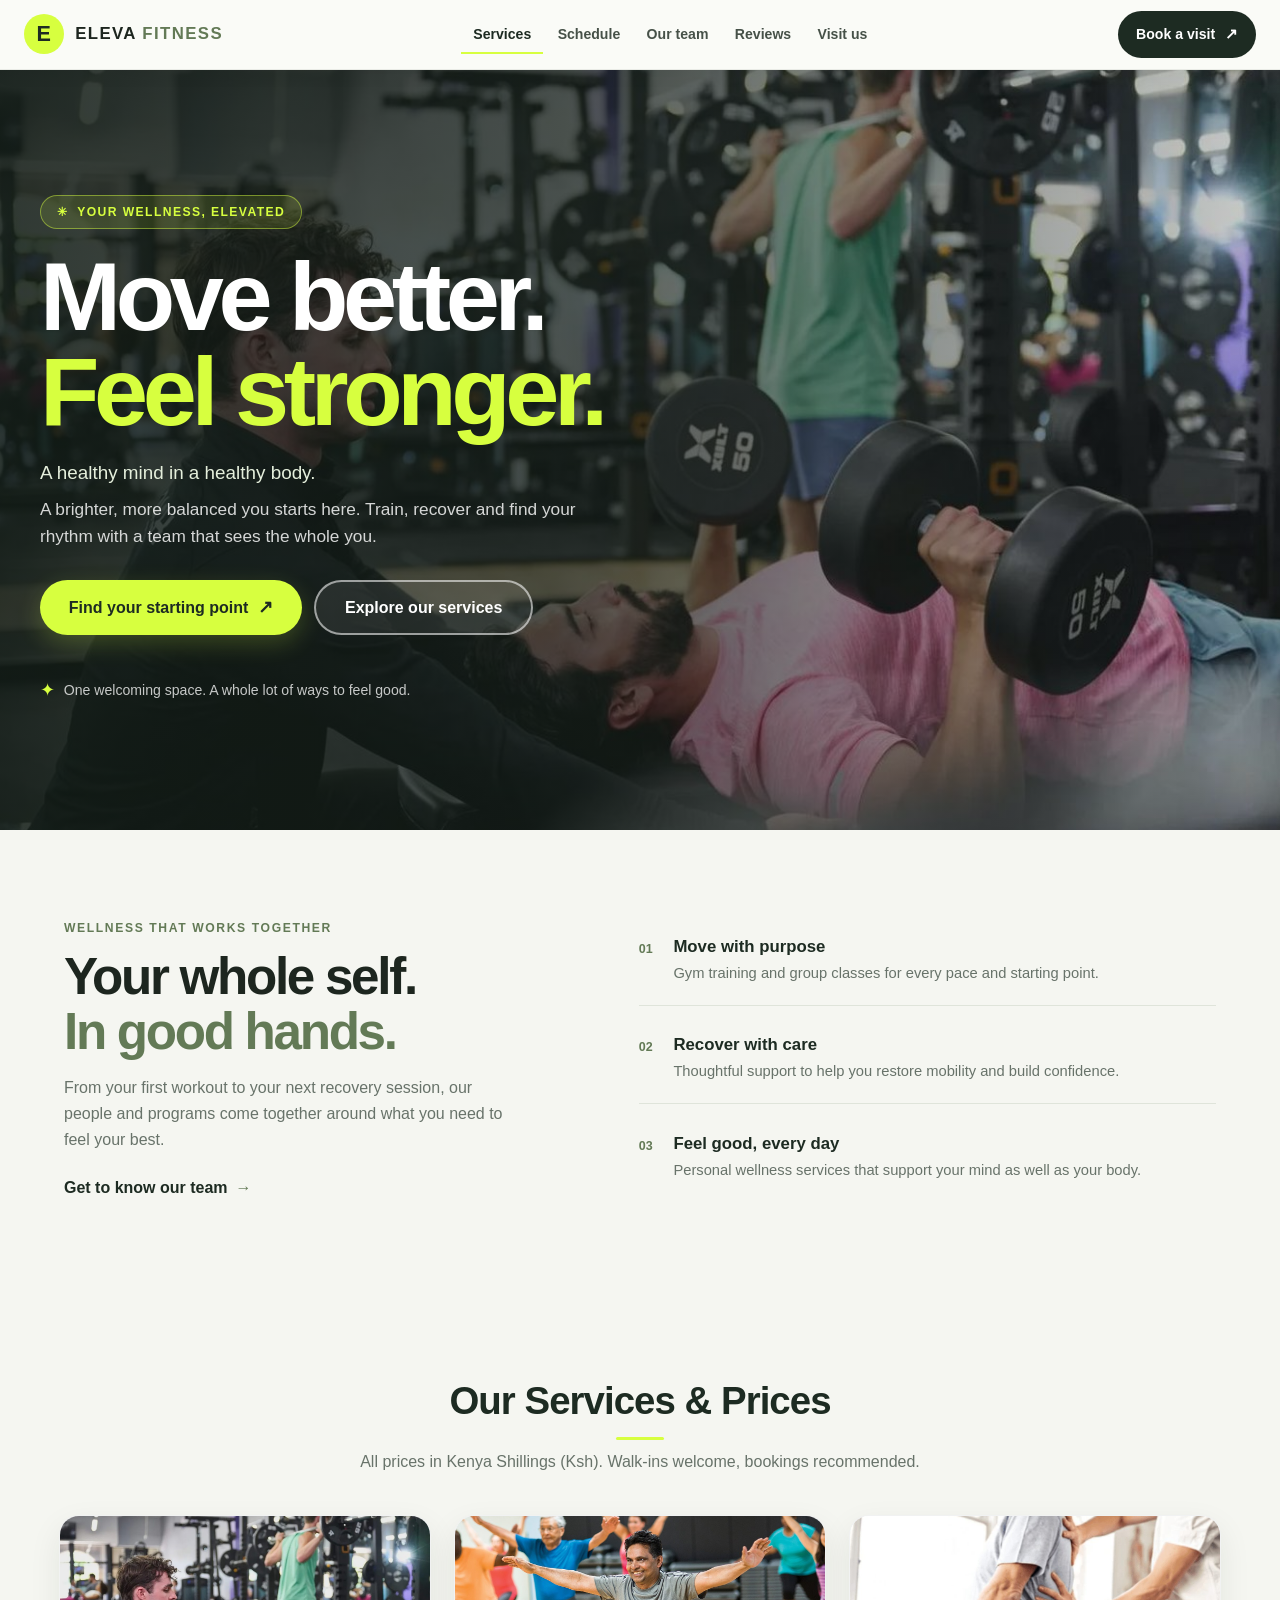
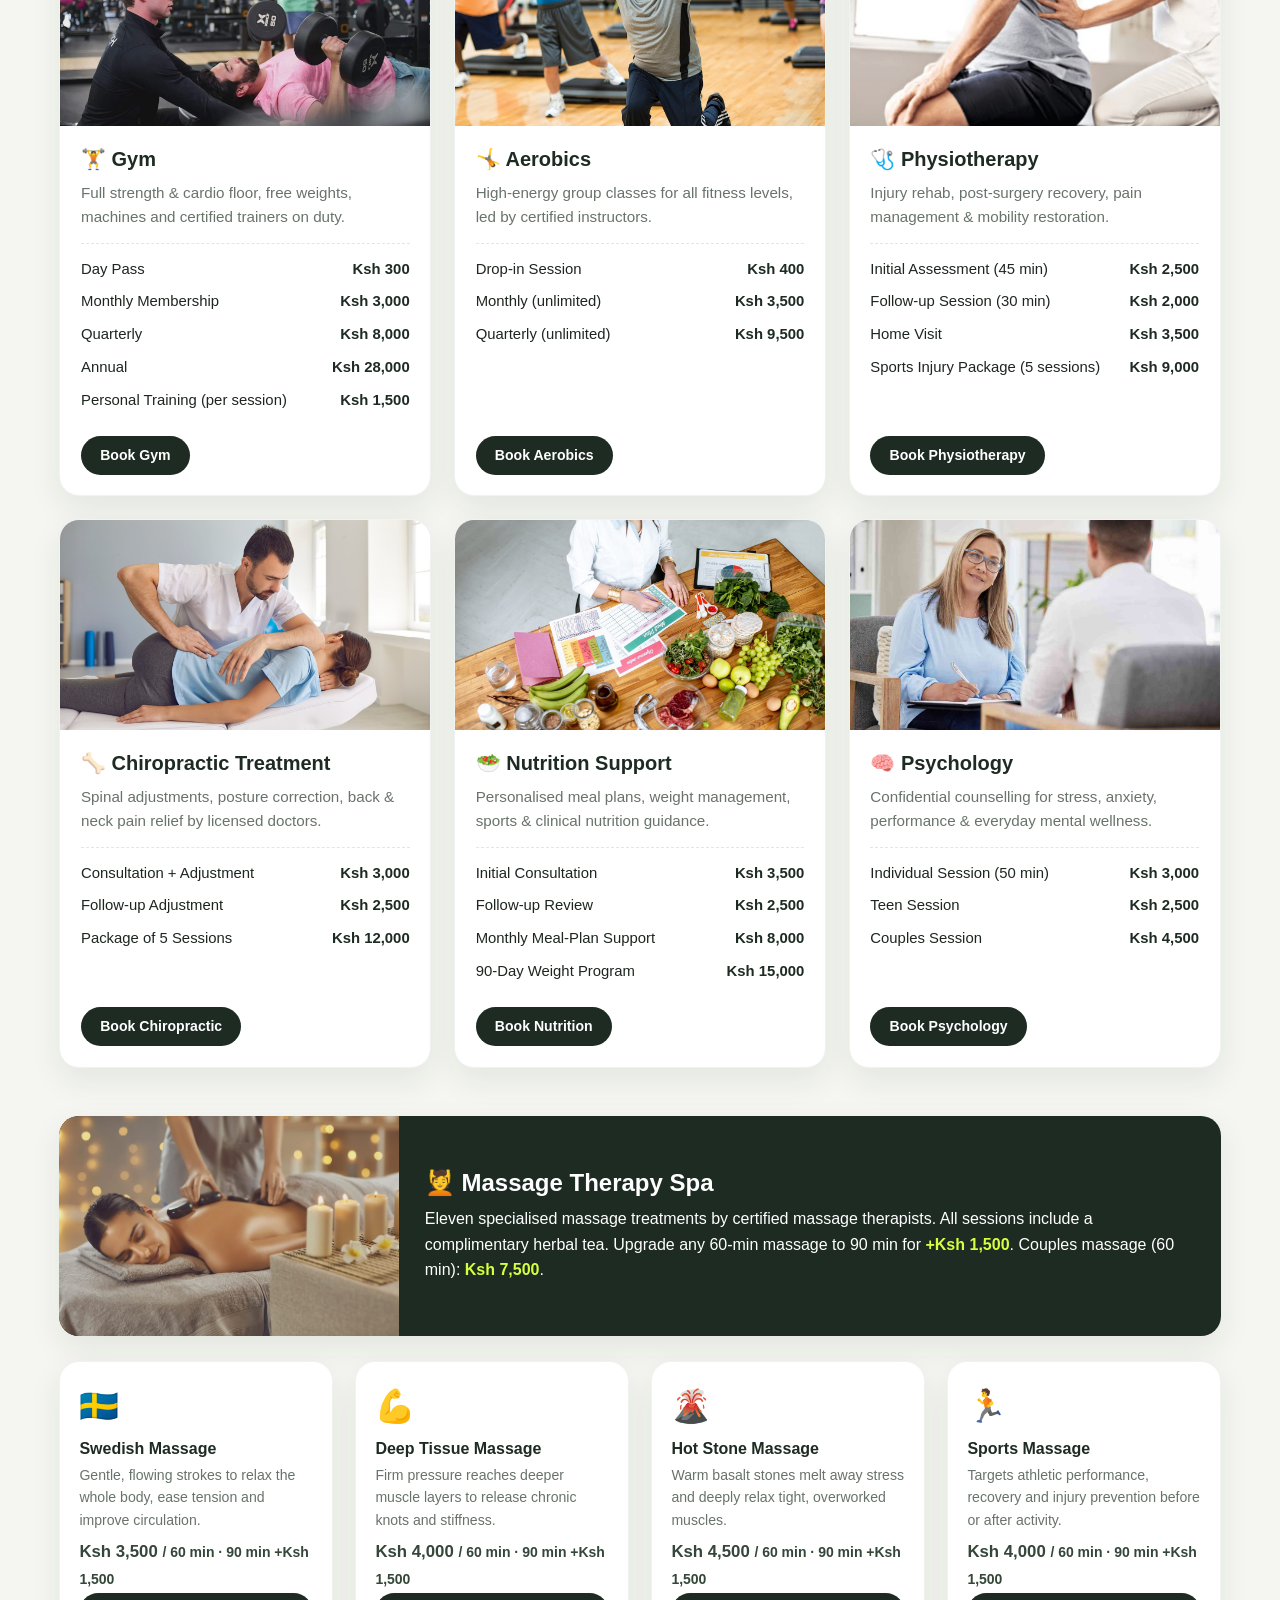
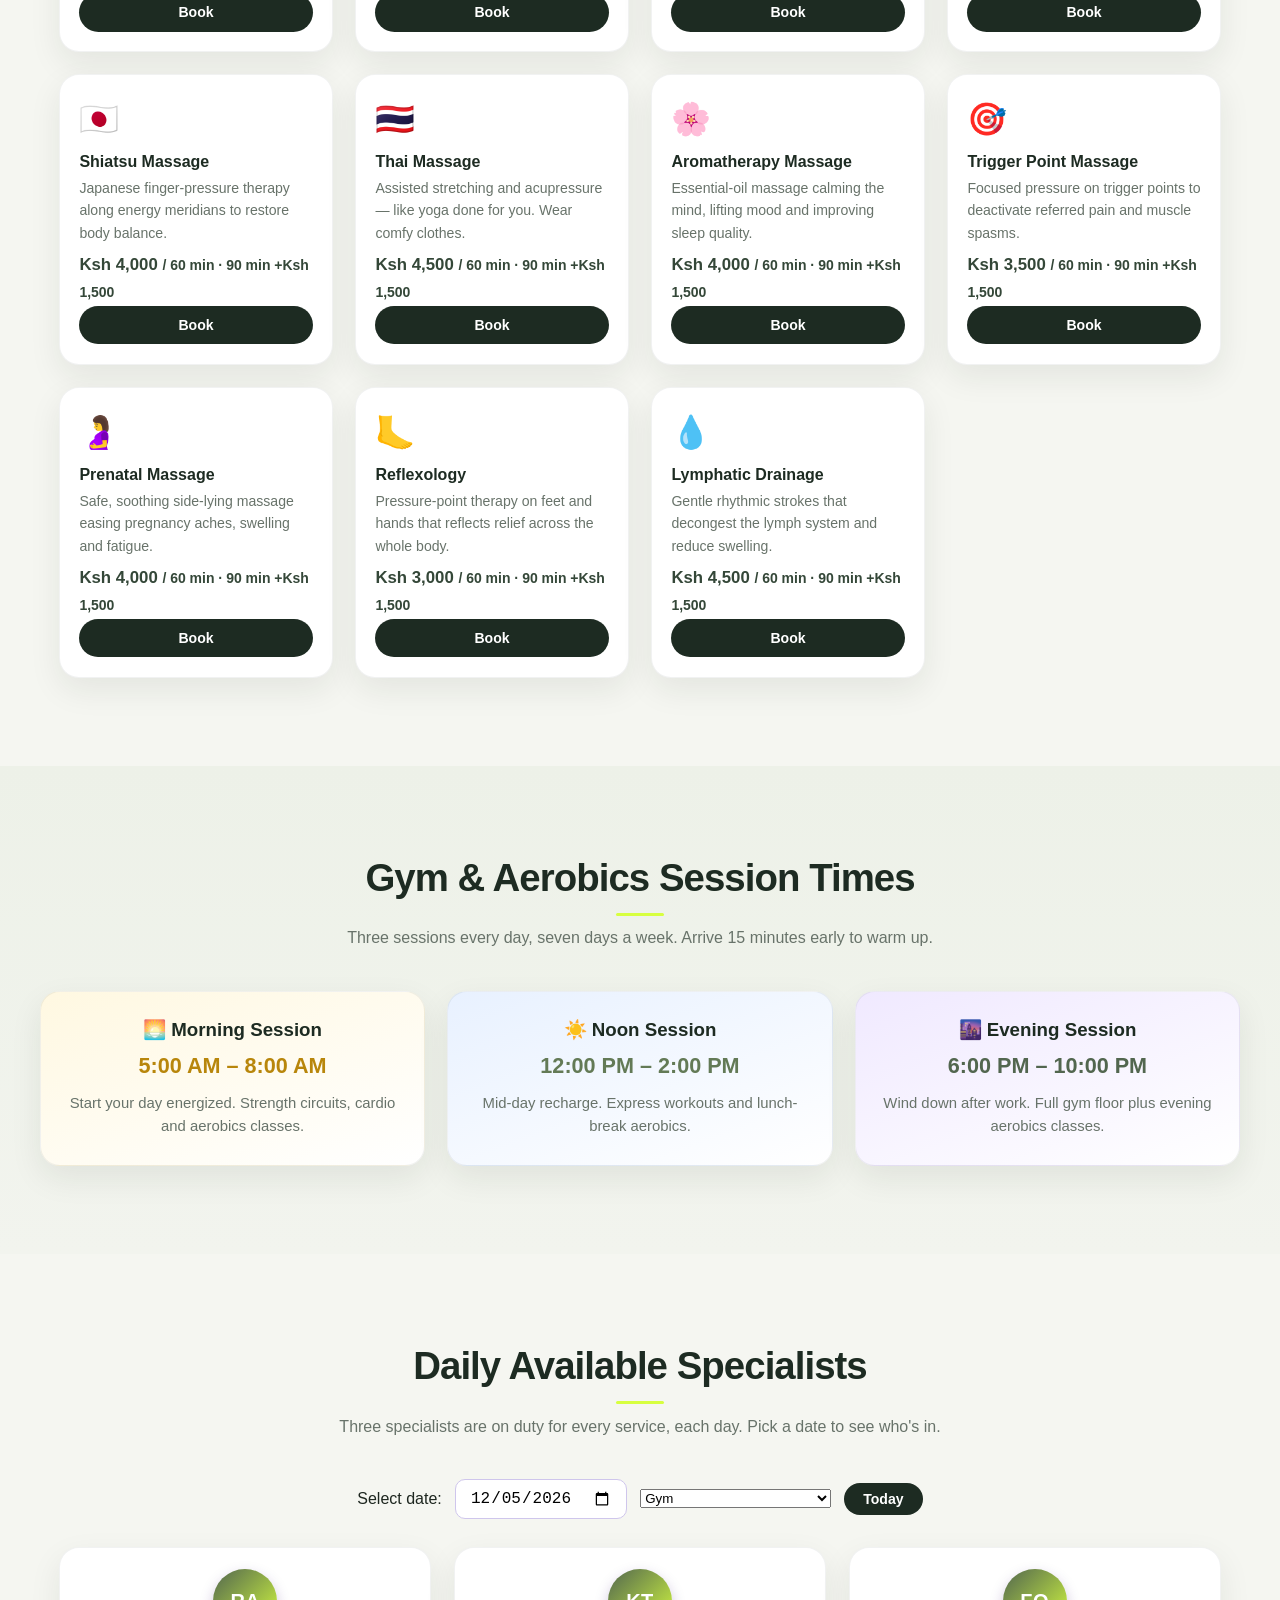
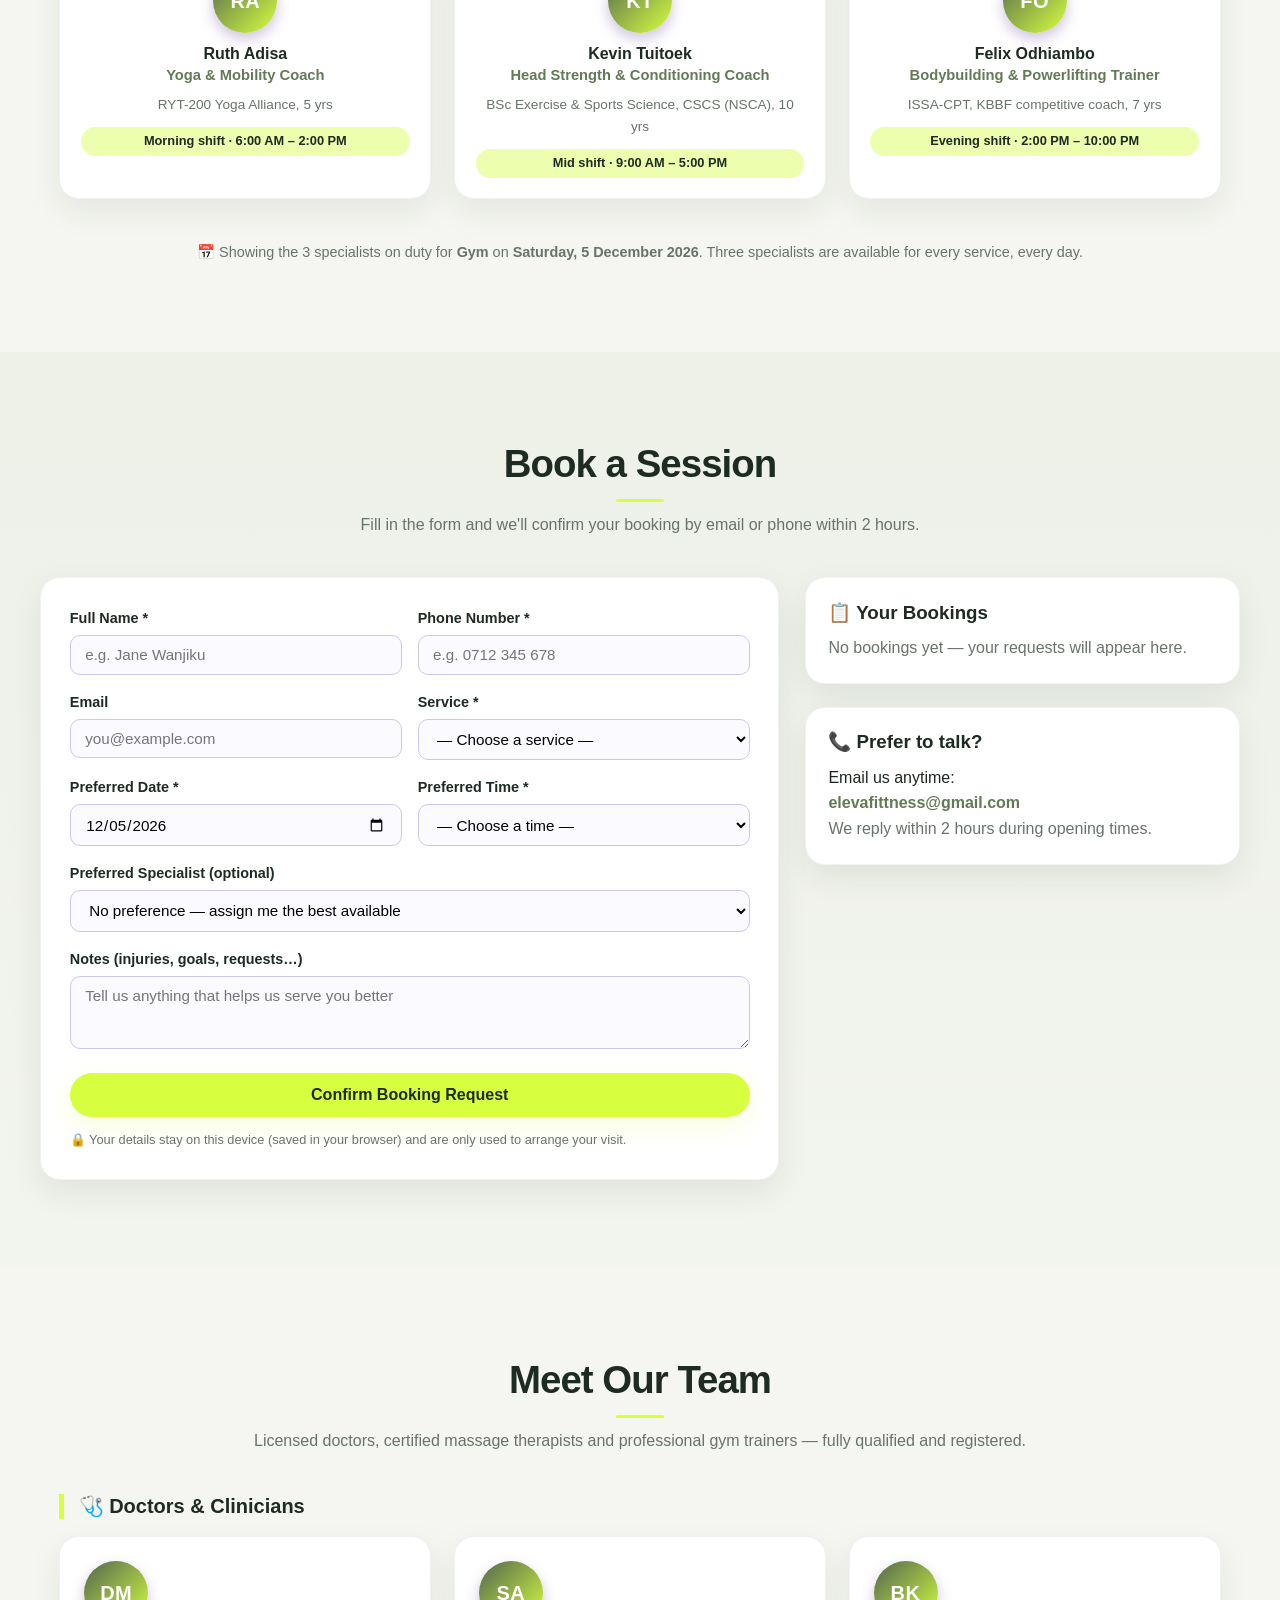
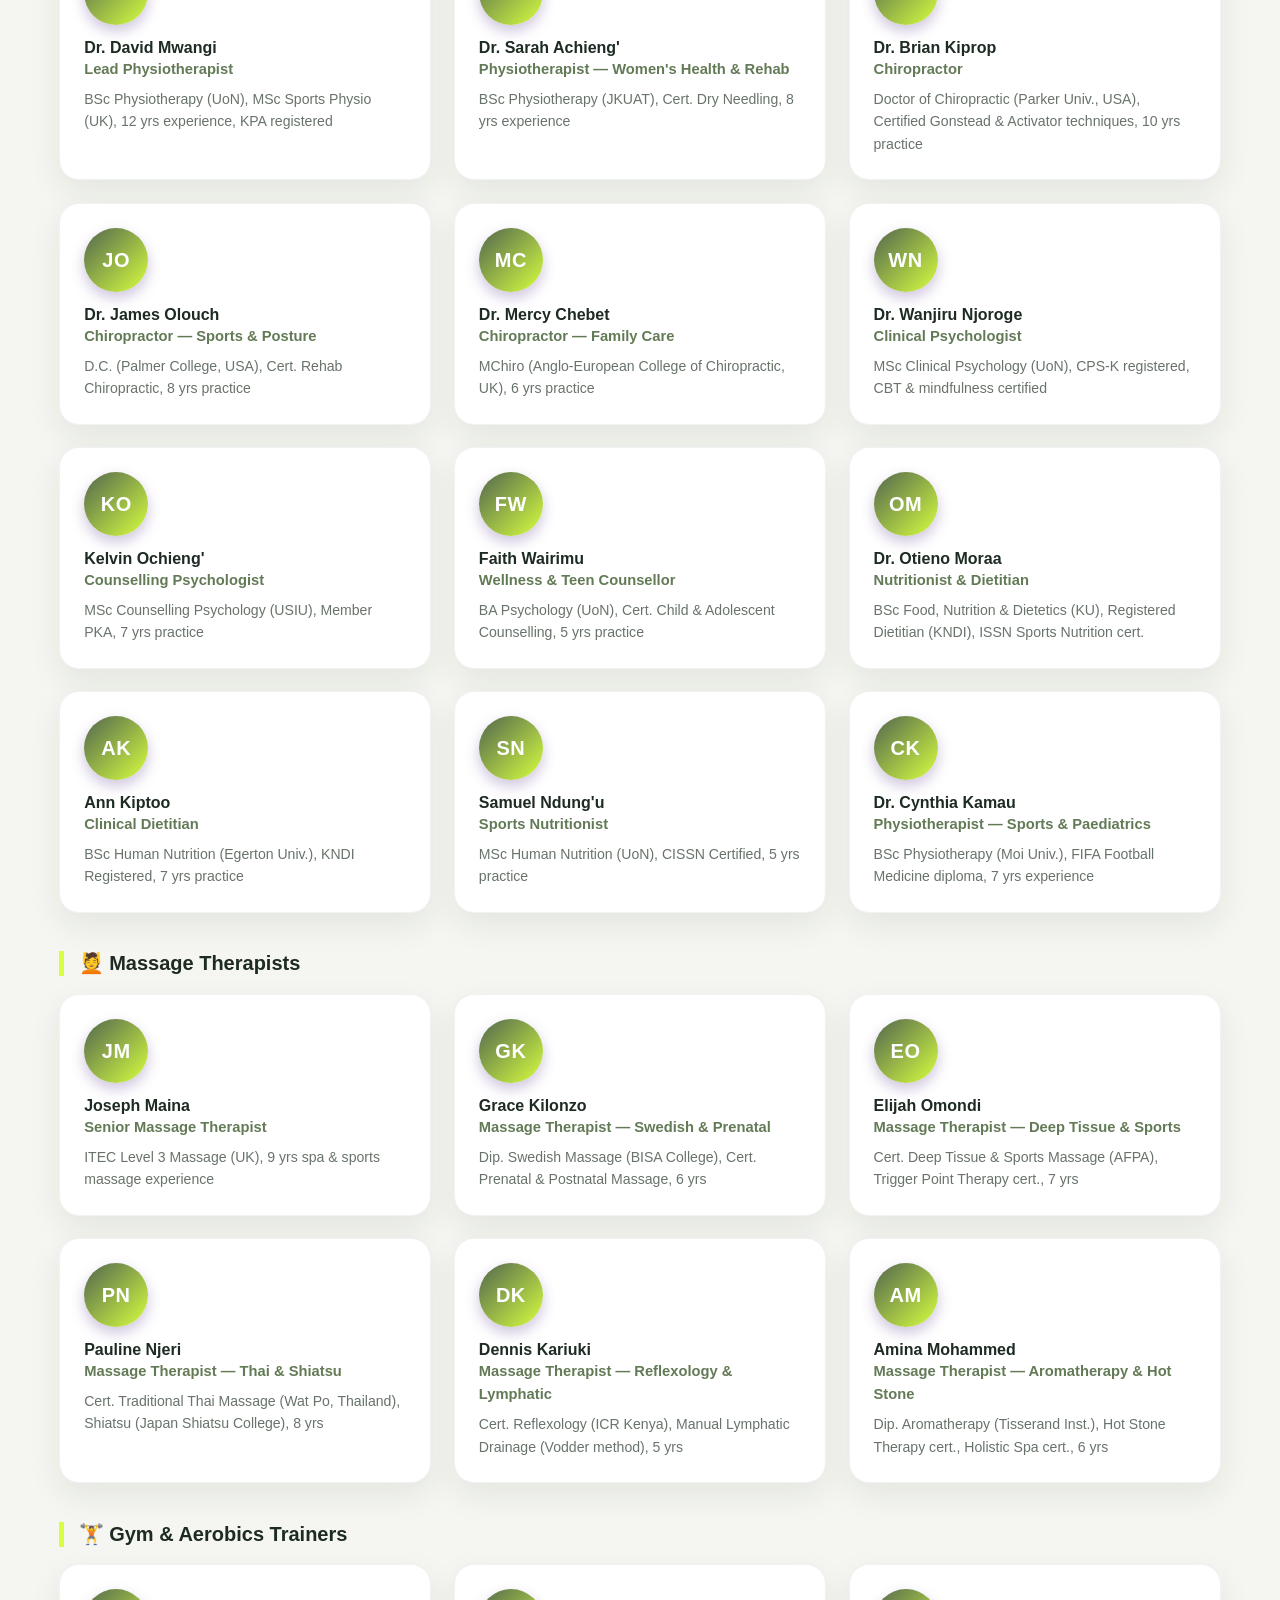
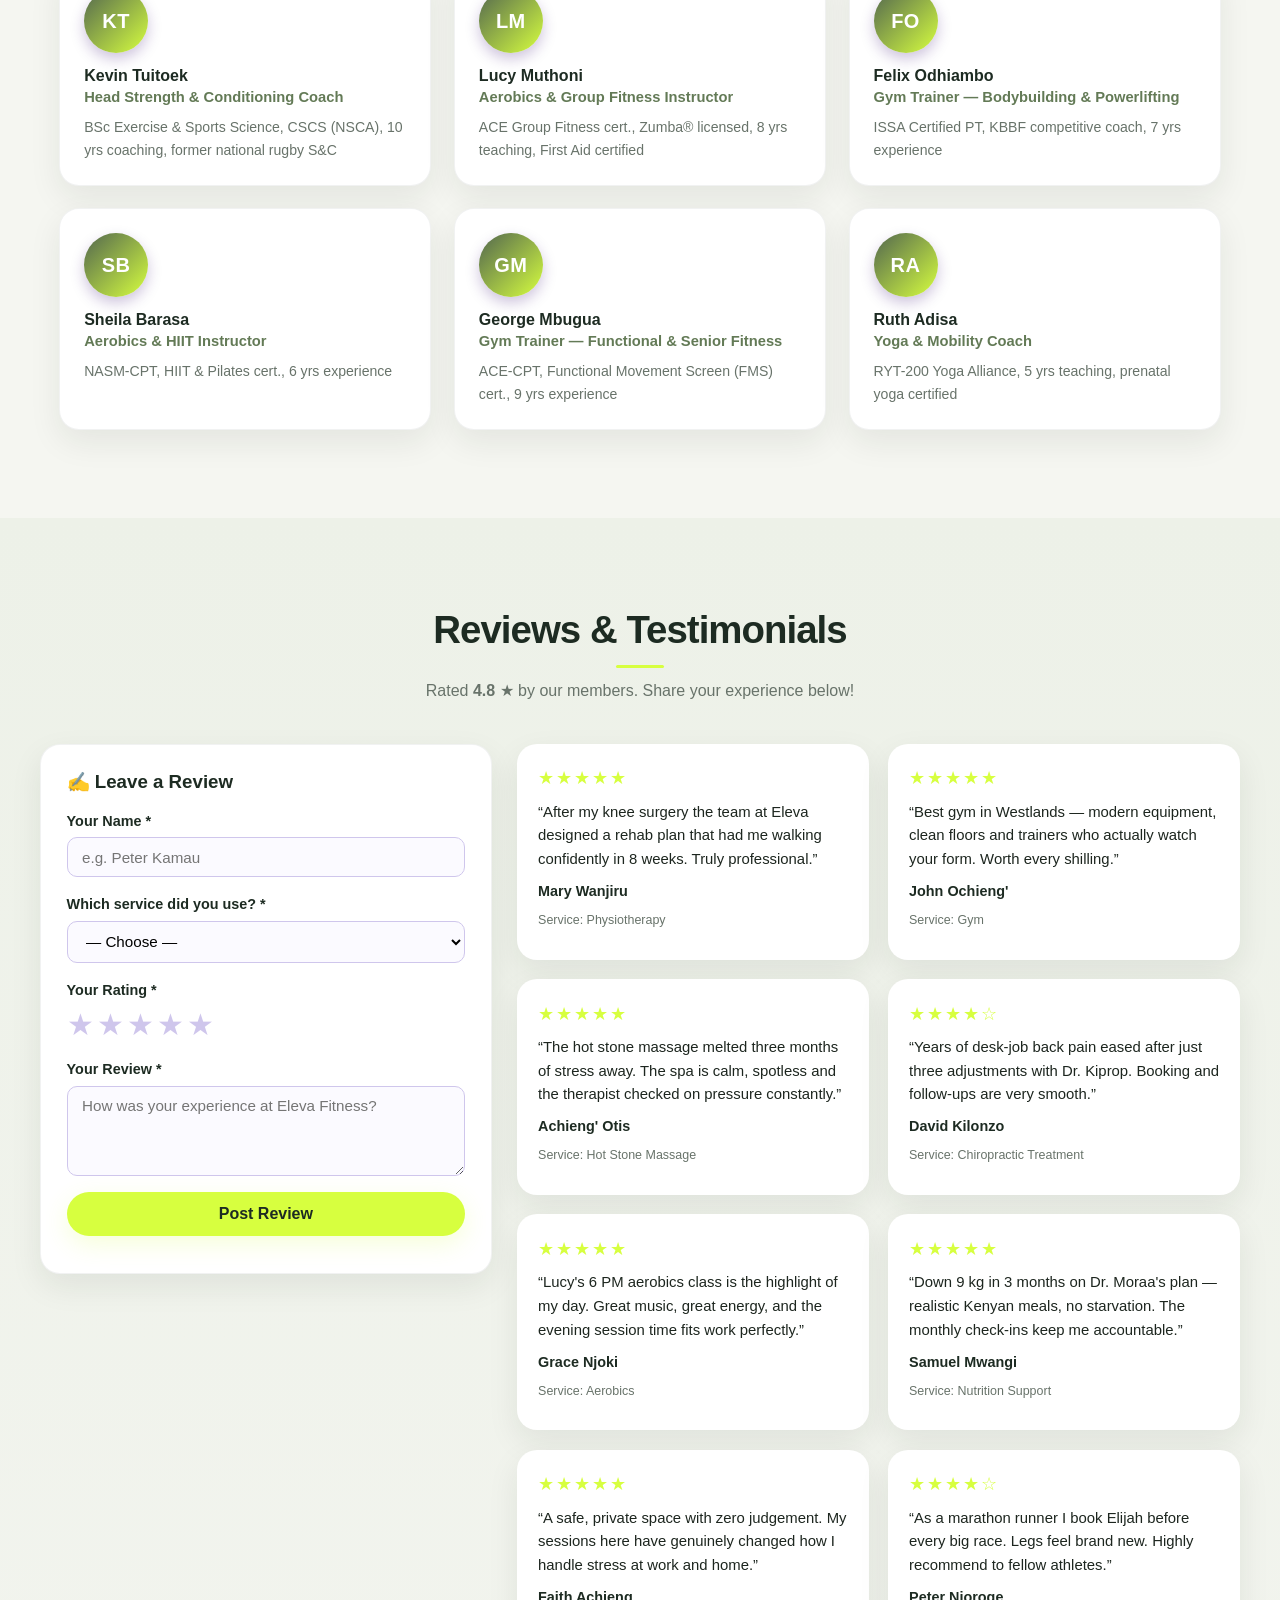
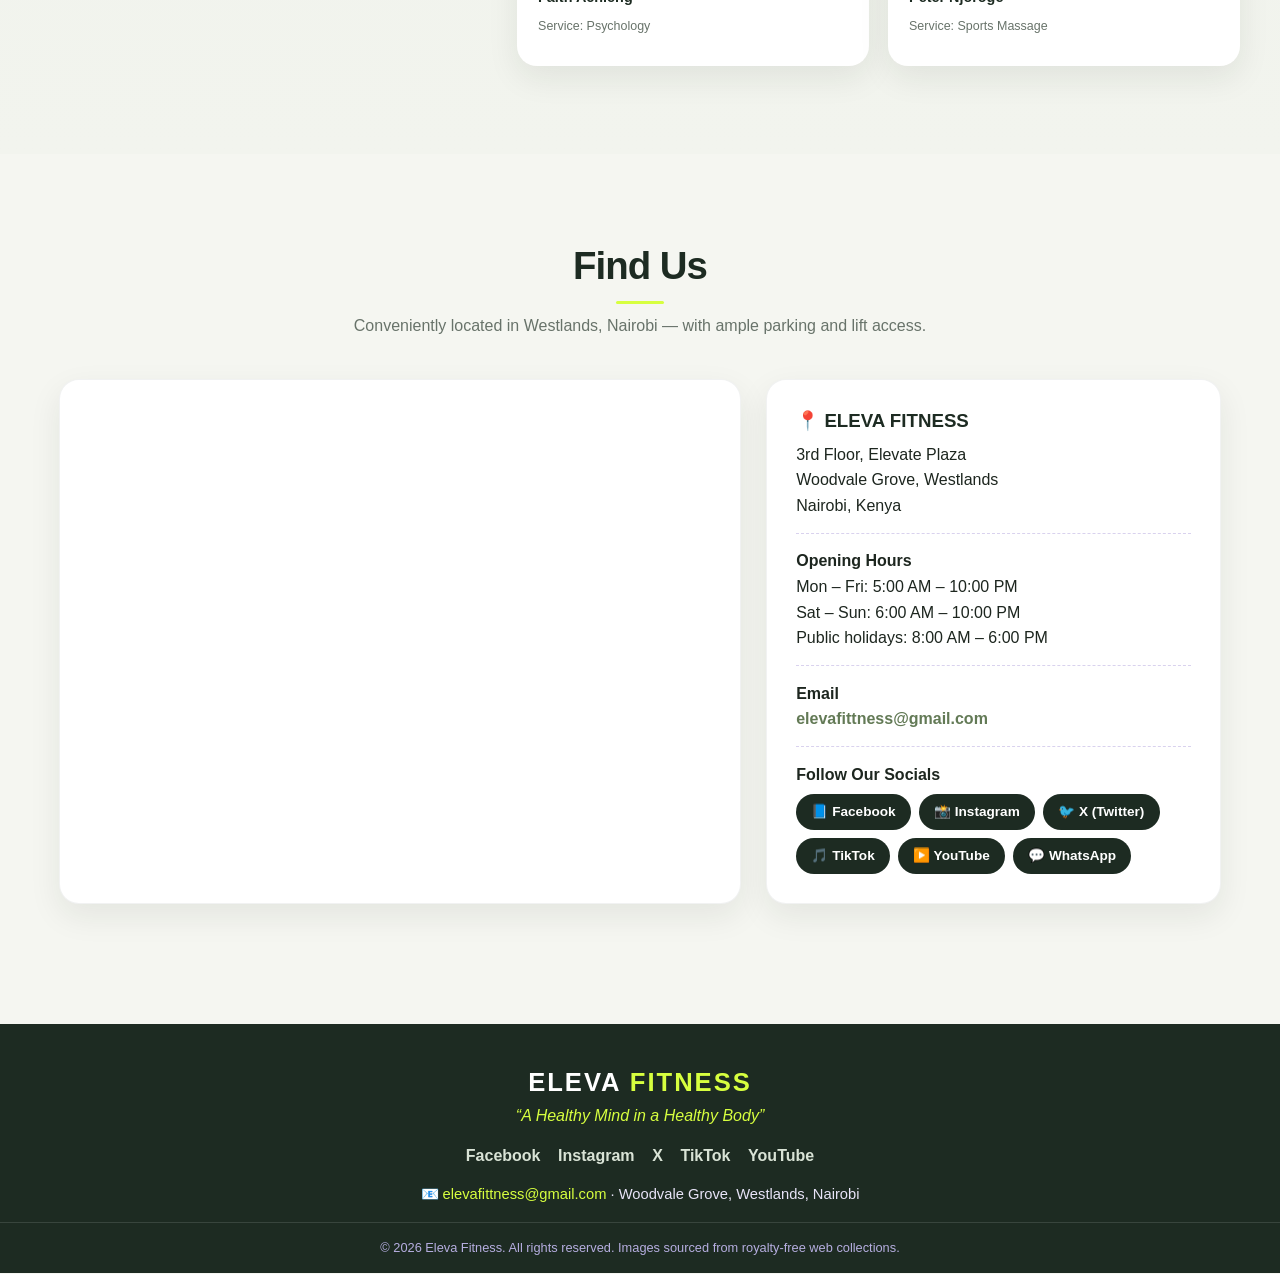
<file: eleva-fitness/index.html>
<!DOCTYPE html>
<html lang="en">
<head>
<meta charset="UTF-8">
<meta name="viewport" content="width=device-width, initial-scale=1.0">
<title>Eleva Fitness | Move Better. Feel Stronger.</title>
<meta name="description" content="Train, recover and feel your best at Eleva Fitness in Westlands, Nairobi. Explore our gym, group classes, physiotherapy and whole-person wellness services.">
<link rel="stylesheet" href="css/style.css">
<link rel="icon" href="data:image/svg+xml,<svg xmlns='http://www.w3.org/2000/svg' viewBox='0 0 100 100'><text y='.9em' font-size='90'>💪</text></svg>">
</head>
<body>

<!-- ============ NAVIGATION TABS ============ -->
<header class="site-header" id="top">
  <nav class="navbar">
    <a href="#home" class="brand">
      <span class="brand-mark" aria-hidden="true">E</span>
      <span class="brand-text">ELEVA <em>FITNESS</em></span>
    </a>
    <button class="nav-toggle" id="navToggle" type="button" aria-label="Open navigation menu" aria-controls="navTabs" aria-expanded="false">☰</button>
    <ul class="nav-tabs" id="navTabs">
      <li><a href="#services" class="tab active">Services</a></li>
      <li><a href="#times" class="tab">Schedule</a></li>
      <li><a href="#team" class="tab">Our team</a></li>
      <li><a href="#reviews" class="tab">Reviews</a></li>
      <li><a href="#location" class="tab">Visit us</a></li>
    </ul>
    <a href="#bookings" class="btn btn-small nav-cta">Book a visit <span aria-hidden="true">↗</span></a>
  </nav>
</header>

<!-- ============ HERO ============ -->
<section class="hero" id="home">
  <div class="hero-overlay"></div>
  <div class="hero-content">
    <p class="hero-kicker"><span aria-hidden="true">✳</span> Your wellness, elevated</p>
    <h1>Move better.<br><span>Feel stronger.</span></h1>
    <p class="slogan">A healthy mind in a healthy body.</p>
    <p class="hero-sub">A brighter, more balanced you starts here. Train, recover and find your rhythm with a team that sees the whole you.</p>
    <div class="hero-cta">
      <a href="#bookings" class="btn btn-yellow">Find your starting point <span aria-hidden="true">↗</span></a>
      <a href="#services" class="btn btn-ghost">Explore our services</a>
    </div>
    <div class="hero-note"><span class="hero-note-mark" aria-hidden="true">✦</span> One welcoming space. A whole lot of ways to feel good.</div>
  </div>
</section>

<!-- ============ INTRODUCTION ============ -->
<section class="intro-section" aria-labelledby="introTitle">
  <div class="intro-copy">
    <p class="eyebrow">Wellness that works together</p>
    <h2 id="introTitle">Your whole self.<br><span>In good hands.</span></h2>
    <p>From your first workout to your next recovery session, our people and programs come together around what you need to feel your best.</p>
    <a href="#team" class="text-link">Get to know our team <span aria-hidden="true">→</span></a>
  </div>
  <div class="intro-points">
    <article class="intro-point">
      <span class="intro-number">01</span>
      <div><h3>Move with purpose</h3><p>Gym training and group classes for every pace and starting point.</p></div>
    </article>
    <article class="intro-point">
      <span class="intro-number">02</span>
      <div><h3>Recover with care</h3><p>Thoughtful support to help you restore mobility and build confidence.</p></div>
    </article>
    <article class="intro-point">
      <span class="intro-number">03</span>
      <div><h3>Feel good, every day</h3><p>Personal wellness services that support your mind as well as your body.</p></div>
    </article>
  </div>
</section>

<!-- ============ SERVICES & PRICES ============ -->
<section class="section" id="services">
  <div class="section-head">
    <h2>Our Services &amp; Prices</h2>
    <p>All prices in Kenya Shillings (Ksh). Walk-ins welcome, bookings recommended.</p>
  </div>

  <div class="grid cards-3">

    <article class="card service-card">
      <img src="images/hero.jpg" alt="Eleva Fitness gym floor">
      <div class="card-body">
        <h3>🏋️ Gym</h3>
        <p>Full strength &amp; cardio floor, free weights, machines and certified trainers on duty.</p>
        <ul class="price-list">
          <li><span>Day Pass</span><b>Ksh 300</b></li>
          <li><span>Monthly Membership</span><b>Ksh 3,000</b></li>
          <li><span>Quarterly</span><b>Ksh 8,000</b></li>
          <li><span>Annual</span><b>Ksh 28,000</b></li>
          <li><span>Personal Training (per session)</span><b>Ksh 1,500</b></li>
        </ul>
        <a href="#bookings" class="btn btn-small">Book Gym</a>
      </div>
    </article>

    <article class="card service-card">
      <img src="images/aerobics.jpg" alt="Aerobics class at Eleva Fitness">
      <div class="card-body">
        <h3>🤸 Aerobics</h3>
        <p>High-energy group classes for all fitness levels, led by certified instructors.</p>
        <ul class="price-list">
          <li><span>Drop-in Session</span><b>Ksh 400</b></li>
          <li><span>Monthly (unlimited)</span><b>Ksh 3,500</b></li>
          <li><span>Quarterly (unlimited)</span><b>Ksh 9,500</b></li>
        </ul>
        <a href="#bookings" class="btn btn-small">Book Aerobics</a>
      </div>
    </article>

    <article class="card service-card">
      <img src="images/physiotherapy.jpg" alt="Physiotherapy session">
      <div class="card-body">
        <h3>🩺 Physiotherapy</h3>
        <p>Injury rehab, post-surgery recovery, pain management &amp; mobility restoration.</p>
        <ul class="price-list">
          <li><span>Initial Assessment (45 min)</span><b>Ksh 2,500</b></li>
          <li><span>Follow-up Session (30 min)</span><b>Ksh 2,000</b></li>
          <li><span>Home Visit</span><b>Ksh 3,500</b></li>
          <li><span>Sports Injury Package (5 sessions)</span><b>Ksh 9,000</b></li>
        </ul>
        <a href="#bookings" class="btn btn-small">Book Physiotherapy</a>
      </div>
    </article>

    <article class="card service-card">
      <img src="images/chiropractic.jpg" alt="Chiropractic adjustment">
      <div class="card-body">
        <h3>🦴 Chiropractic Treatment</h3>
        <p>Spinal adjustments, posture correction, back &amp; neck pain relief by licensed doctors.</p>
        <ul class="price-list">
          <li><span>Consultation + Adjustment</span><b>Ksh 3,000</b></li>
          <li><span>Follow-up Adjustment</span><b>Ksh 2,500</b></li>
          <li><span>Package of 5 Sessions</span><b>Ksh 12,000</b></li>
        </ul>
        <a href="#bookings" class="btn btn-small">Book Chiropractic</a>
      </div>
    </article>

    <article class="card service-card">
      <img src="images/nutrition.jpg" alt="Nutrition consultation">
      <div class="card-body">
        <h3>🥗 Nutrition Support</h3>
        <p>Personalised meal plans, weight management, sports &amp; clinical nutrition guidance.</p>
        <ul class="price-list">
          <li><span>Initial Consultation</span><b>Ksh 3,500</b></li>
          <li><span>Follow-up Review</span><b>Ksh 2,500</b></li>
          <li><span>Monthly Meal-Plan Support</span><b>Ksh 8,000</b></li>
          <li><span>90-Day Weight Program</span><b>Ksh 15,000</b></li>
        </ul>
        <a href="#bookings" class="btn btn-small">Book Nutrition</a>
      </div>
    </article>

    <article class="card service-card">
      <img src="images/psychology.jpg" alt="Psychology counselling session">
      <div class="card-body">
        <h3>🧠 Psychology</h3>
        <p>Confidential counselling for stress, anxiety, performance &amp; everyday mental wellness.</p>
        <ul class="price-list">
          <li><span>Individual Session (50 min)</span><b>Ksh 3,000</b></li>
          <li><span>Teen Session</span><b>Ksh 2,500</b></li>
          <li><span>Couples Session</span><b>Ksh 4,500</b></li>
        </ul>
        <a href="#bookings" class="btn btn-small">Book Psychology</a>
      </div>
    </article>
  </div>

  <!-- Massages -->
  <div class="massage-banner">
    <img src="images/massage3.jpg" alt="Relaxing massage at Eleva Fitness spa">
    <div class="massage-banner-text">
      <h3>💆 Massage Therapy Spa</h3>
      <p>Eleven specialised massage treatments by certified massage therapists. All sessions include a complimentary herbal tea. Upgrade any 60-min massage to 90 min for <b>+Ksh 1,500</b>. Couples massage (60 min): <b>Ksh 7,500</b>.</p>
    </div>
  </div>

  <div class="grid cards-4" id="massageGrid"></div>
</section>

<!-- ============ SESSION TIMES ============ -->
<section class="section section-alt" id="times">
  <div class="section-head">
    <h2>Gym &amp; Aerobics Session Times</h2>
    <p>Three sessions every day, seven days a week. Arrive 15 minutes early to warm up.</p>
  </div>
  <div class="grid cards-3">
    <div class="card time-card morning">
      <h3>🌅 Morning Session</h3>
      <p class="time">5:00 AM – 8:00 AM</p>
      <p>Start your day energized. Strength circuits, cardio and aerobics classes.</p>
    </div>
    <div class="card time-card noon">
      <h3>☀️ Noon Session</h3>
      <p class="time">12:00 PM – 2:00 PM</p>
      <p>Mid-day recharge. Express workouts and lunch-break aerobics.</p>
    </div>
    <div class="card time-card evening">
      <h3>🌆 Evening Session</h3>
      <p class="time">6:00 PM – 10:00 PM</p>
      <p>Wind down after work. Full gym floor plus evening aerobics classes.</p>
    </div>
  </div>
</section>

<!-- ============ DAILY SPECIALISTS ============ -->
<section class="section" id="schedule">
  <div class="section-head">
    <h2>Daily Available Specialists</h2>
    <p>Three specialists are on duty for every service, each day. Pick a date to see who's in.</p>
  </div>
  <div class="schedule-controls">
    <label for="scheduleDate">Select date:</label>
    <input type="date" id="scheduleDate">
    <button class="btn btn-small" id="todayBtn">Today</button>
  </div>
  <div class="grid cards-3" id="specialistGrid"></div>
</section>

<!-- ============ BOOKINGS ============ -->
<section class="section section-alt" id="bookings">
  <div class="section-head">
    <h2>Book a Session</h2>
    <p>Fill in the form and we'll confirm your booking by email or phone within 2 hours.</p>
  </div>
  <div class="booking-wrap">
    <form class="booking-form card" id="bookingForm">
      <div class="form-row">
        <div class="form-group">
          <label for="bkName">Full Name *</label>
          <input type="text" id="bkName" required placeholder="e.g. Jane Wanjiku">
        </div>
        <div class="form-group">
          <label for="bkPhone">Phone Number *</label>
          <input type="tel" id="bkPhone" required placeholder="e.g. 0712 345 678">
        </div>
      </div>
      <div class="form-row">
        <div class="form-group">
          <label for="bkEmail">Email</label>
          <input type="email" id="bkEmail" placeholder="you@example.com">
        </div>
        <div class="form-group">
          <label for="bkService">Service *</label>
          <select id="bkService" required>
            <option value="">— Choose a service —</option>
          </select>
        </div>
      </div>
      <div class="form-row">
        <div class="form-group">
          <label for="bkDate">Preferred Date *</label>
          <input type="date" id="bkDate" required>
        </div>
        <div class="form-group">
          <label for="bkTime">Preferred Time *</label>
          <select id="bkTime" required>
            <option value="">— Choose a time —</option>
            <optgroup label="Gym / Aerobics Sessions">
              <option>Morning: 5:00 AM – 8:00 AM</option>
              <option>Noon: 12:00 PM – 2:00 PM</option>
              <option>Evening: 6:00 PM – 10:00 PM</option>
            </optgroup>
            <optgroup label="Clinic Hours">
              <option>8:00 AM</option><option>9:00 AM</option><option>10:00 AM</option>
              <option>11:00 AM</option><option>12:00 PM</option><option>2:00 PM</option>
              <option>3:00 PM</option><option>4:00 PM</option><option>5:00 PM</option>
            </optgroup>
          </select>
        </div>
      </div>
      <div class="form-group">
        <label for="bkSpecialist">Preferred Specialist (optional)</label>
        <select id="bkSpecialist"><option value="">No preference — assign me the best available</option></select>
      </div>
      <div class="form-group">
        <label for="bkNotes">Notes (injuries, goals, requests…)</label>
        <textarea id="bkNotes" rows="3" placeholder="Tell us anything that helps us serve you better"></textarea>
      </div>
      <button type="submit" class="btn btn-yellow btn-big">Confirm Booking Request</button>
      <p class="form-hint">🔒 Your details stay on this device (saved in your browser) and are only used to arrange your visit.</p>
    </form>
    <aside class="booking-side">
      <div class="card side-card">
        <h3>📋 Your Bookings</h3>
        <div id="bookingList"><p class="muted">No bookings yet — your requests will appear here.</p></div>
      </div>
      <div class="card side-card contact-mini">
        <h3>📞 Prefer to talk?</h3>
        <p>Email us anytime:</p>
        <a class="email-link" href="mailto:elevafittness@gmail.com">elevafittness@gmail.com</a>
        <p class="muted">We reply within 2 hours during opening times.</p>
      </div>
    </aside>
  </div>
</section>

<!-- ============ TEAM ============ -->
<section class="section" id="team">
  <div class="section-head">
    <h2>Meet Our Team</h2>
    <p>Licensed doctors, certified massage therapists and professional gym trainers — fully qualified and registered.</p>
  </div>

  <h3 class="team-sub">🩺 Doctors &amp; Clinicians</h3>
  <div class="grid cards-3">
    <div class="card team-card"><div class="avatar" style="--a:#7b2ff7;--b:#2f80ed">DM</div><h4>Dr. David Mwangi</h4><p class="role">Lead Physiotherapist</p><p class="quals">BSc Physiotherapy (UoN), MSc Sports Physio (UK), 12 yrs experience, KPA registered</p></div>
    <div class="card team-card"><div class="avatar" style="--a:#f7b733;--b:#7b2ff7">SA</div><h4>Dr. Sarah Achieng'</h4><p class="role">Physiotherapist — Women's Health &amp; Rehab</p><p class="quals">BSc Physiotherapy (JKUAT), Cert. Dry Needling, 8 yrs experience</p></div>
    <div class="card team-card"><div class="avatar" style="--a:#2f80ed;--b:#f7b733">BK</div><h4>Dr. Brian Kiprop</h4><p class="role">Chiropractor</p><p class="quals">Doctor of Chiropractic (Parker Univ., USA), Certified Gonstead &amp; Activator techniques, 10 yrs practice</p></div>
    <div class="card team-card"><div class="avatar" style="--a:#f7b733;--b:#2f80ed">JO</div><h4>Dr. James Olouch</h4><p class="role">Chiropractor — Sports &amp; Posture</p><p class="quals">D.C. (Palmer College, USA), Cert. Rehab Chiropractic, 8 yrs practice</p></div>
    <div class="card team-card"><div class="avatar" style="--a:#2f80ed;--b:#7b2ff7">MC</div><h4>Dr. Mercy Chebet</h4><p class="role">Chiropractor — Family Care</p><p class="quals">MChiro (Anglo-European College of Chiropractic, UK), 6 yrs practice</p></div>
    <div class="card team-card"><div class="avatar" style="--a:#7b2ff7;--b:#f7b733">WN</div><h4>Dr. Wanjiru Njoroge</h4><p class="role">Clinical Psychologist</p><p class="quals">MSc Clinical Psychology (UoN), CPS-K registered, CBT &amp; mindfulness certified</p></div>
    <div class="card team-card"><div class="avatar" style="--a:#f7b733;--b:#7b2ff7">KO</div><h4>Kelvin Ochieng'</h4><p class="role">Counselling Psychologist</p><p class="quals">MSc Counselling Psychology (USIU), Member PKA, 7 yrs practice</p></div>
    <div class="card team-card"><div class="avatar" style="--a:#7b2ff7;--b:#f7b733">FW</div><h4>Faith Wairimu</h4><p class="role">Wellness &amp; Teen Counsellor</p><p class="quals">BA Psychology (UoN), Cert. Child &amp; Adolescent Counselling, 5 yrs practice</p></div>
    <div class="card team-card"><div class="avatar" style="--a:#f7b733;--b:#2f80ed">OM</div><h4>Dr. Otieno Moraa</h4><p class="role">Nutritionist &amp; Dietitian</p><p class="quals">BSc Food, Nutrition &amp; Dietetics (KU), Registered Dietitian (KNDI), ISSN Sports Nutrition cert.</p></div>
    <div class="card team-card"><div class="avatar" style="--a:#2f80ed;--b:#f7b733">AK</div><h4>Ann Kiptoo</h4><p class="role">Clinical Dietitian</p><p class="quals">BSc Human Nutrition (Egerton Univ.), KNDI Registered, 7 yrs practice</p></div>
    <div class="card team-card"><div class="avatar" style="--a:#f7b733;--b:#2f80ed">SN</div><h4>Samuel Ndung'u</h4><p class="role">Sports Nutritionist</p><p class="quals">MSc Human Nutrition (UoN), CISSN Certified, 5 yrs practice</p></div>
    <div class="card team-card"><div class="avatar" style="--a:#2f80ed;--b:#7b2ff7">CK</div><h4>Dr. Cynthia Kamau</h4><p class="role">Physiotherapist — Sports &amp; Paediatrics</p><p class="quals">BSc Physiotherapy (Moi Univ.), FIFA Football Medicine diploma, 7 yrs experience</p></div>
  </div>

  <h3 class="team-sub">💆 Massage Therapists</h3>
  <div class="grid cards-3">
    <div class="card team-card"><div class="avatar" style="--a:#7b2ff7;--b:#f7b733">JM</div><h4>Joseph Maina</h4><p class="role">Senior Massage Therapist</p><p class="quals">ITEC Level 3 Massage (UK), 9 yrs spa &amp; sports massage experience</p></div>
    <div class="card team-card"><div class="avatar" style="--a:#f7b733;--b:#2f80ed">GK</div><h4>Grace Kilonzo</h4><p class="role">Massage Therapist — Swedish &amp; Prenatal</p><p class="quals">Dip. Swedish Massage (BISA College), Cert. Prenatal &amp; Postnatal Massage, 6 yrs</p></div>
    <div class="card team-card"><div class="avatar" style="--a:#2f80ed;--b:#7b2ff7">EO</div><h4>Elijah Omondi</h4><p class="role">Massage Therapist — Deep Tissue &amp; Sports</p><p class="quals">Cert. Deep Tissue &amp; Sports Massage (AFPA), Trigger Point Therapy cert., 7 yrs</p></div>
    <div class="card team-card"><div class="avatar" style="--a:#7b2ff7;--b:#2f80ed">PN</div><h4>Pauline Njeri</h4><p class="role">Massage Therapist — Thai &amp; Shiatsu</p><p class="quals">Cert. Traditional Thai Massage (Wat Po, Thailand), Shiatsu (Japan Shiatsu College), 8 yrs</p></div>
    <div class="card team-card"><div class="avatar" style="--a:#f7b733;--b:#7b2ff7">DK</div><h4>Dennis Kariuki</h4><p class="role">Massage Therapist — Reflexology &amp; Lymphatic</p><p class="quals">Cert. Reflexology (ICR Kenya), Manual Lymphatic Drainage (Vodder method), 5 yrs</p></div>
    <div class="card team-card"><div class="avatar" style="--a:#2f80ed;--b:#f7b733">AM</div><h4>Amina Mohammed</h4><p class="role">Massage Therapist — Aromatherapy &amp; Hot Stone</p><p class="quals">Dip. Aromatherapy (Tisserand Inst.), Hot Stone Therapy cert., Holistic Spa cert., 6 yrs</p></div>
  </div>

  <h3 class="team-sub">🏋️ Gym &amp; Aerobics Trainers</h3>
  <div class="grid cards-3">
    <div class="card team-card"><div class="avatar" style="--a:#f7b733;--b:#2f80ed">KT</div><h4>Kevin Tuitoek</h4><p class="role">Head Strength &amp; Conditioning Coach</p><p class="quals">BSc Exercise &amp; Sports Science, CSCS (NSCA), 10 yrs coaching, former national rugby S&amp;C</p></div>
    <div class="card team-card"><div class="avatar" style="--a:#7b2ff7;--b:#f7b733">LM</div><h4>Lucy Muthoni</h4><p class="role">Aerobics &amp; Group Fitness Instructor</p><p class="quals">ACE Group Fitness cert., Zumba® licensed, 8 yrs teaching, First Aid certified</p></div>
    <div class="card team-card"><div class="avatar" style="--a:#2f80ed;--b:#7b2ff7">FO</div><h4>Felix Odhiambo</h4><p class="role">Gym Trainer — Bodybuilding &amp; Powerlifting</p><p class="quals">ISSA Certified PT, KBBF competitive coach, 7 yrs experience</p></div>
    <div class="card team-card"><div class="avatar" style="--a:#f7b733;--b:#7b2ff7">SB</div><h4>Sheila Barasa</h4><p class="role">Aerobics &amp; HIIT Instructor</p><p class="quals">NASM-CPT, HIIT &amp; Pilates cert., 6 yrs experience</p></div>
    <div class="card team-card"><div class="avatar" style="--a:#7b2ff7;--b:#2f80ed">GM</div><h4>George Mbugua</h4><p class="role">Gym Trainer — Functional &amp; Senior Fitness</p><p class="quals">ACE-CPT, Functional Movement Screen (FMS) cert., 9 yrs experience</p></div>
    <div class="card team-card"><div class="avatar" style="--a:#2f80ed;--b:#f7b733">RA</div><h4>Ruth Adisa</h4><p class="role">Yoga &amp; Mobility Coach</p><p class="quals">RYT-200 Yoga Alliance, 5 yrs teaching, prenatal yoga certified</p></div>
  </div>
</section>

<!-- ============ REVIEWS & TESTIMONIALS ============ -->
<section class="section section-alt" id="reviews">
  <div class="section-head">
    <h2>Reviews &amp; Testimonials</h2>
    <p>Rated <b id="avgRating">4.9</b> ★ by our members. Share your experience below!</p>
  </div>

  <div class="reviews-wrap">
    <form class="review-form card" id="reviewForm">
      <h3>✍️ Leave a Review</h3>
      <div class="form-group">
        <label for="rvName">Your Name *</label>
        <input type="text" id="rvName" required placeholder="e.g. Peter Kamau">
      </div>
      <div class="form-group">
        <label for="rvService">Which service did you use? *</label>
        <select id="rvService" required>
          <option value="">— Choose —</option>
        </select>
      </div>
      <div class="form-group">
        <label>Your Rating *</label>
        <div class="star-input" id="starInput">
          <button type="button" data-v="1">★</button>
          <button type="button" data-v="2">★</button>
          <button type="button" data-v="3">★</button>
          <button type="button" data-v="4">★</button>
          <button type="button" data-v="5">★</button>
        </div>
      </div>
      <div class="form-group">
        <label for="rvText">Your Review *</label>
        <textarea id="rvText" rows="4" required placeholder="How was your experience at Eleva Fitness?"></textarea>
      </div>
      <button type="submit" class="btn btn-yellow">Post Review</button>
      <p class="form-msg" id="reviewMsg"></p>
    </form>
    <div class="testimonials" id="testimonialGrid"></div>
  </div>
</section>

<!-- ============ LOCATION & CONTACT ============ -->
<section class="section" id="location">
  <div class="section-head">
    <h2>Find Us</h2>
    <p>Conveniently located in Westlands, Nairobi — with ample parking and lift access.</p>
  </div>
  <div class="location-wrap">
    <div class="map-card card">
      <iframe title="Eleva Fitness location map"
        src="https://maps.google.com/maps?q=Woodvale%20Grove%2C%20Westlands%2C%20Nairobi%2C%20Kenya&t=&z=15&ie=UTF8&iwloc=&output=embed"
        loading="lazy" referrerpolicy="no-referrer-when-downgrade"></iframe>
    </div>
    <div class="contact-card card">
      <h3>📍 ELEVA FITNESS</h3>
      <p>3rd Floor, Elevate Plaza<br>Woodvale Grove, Westlands<br>Nairobi, Kenya</p>
      <hr>
      <p><b>Opening Hours</b><br>
        Mon – Fri: 5:00 AM – 10:00 PM<br>
        Sat – Sun: 6:00 AM – 10:00 PM<br>
        Public holidays: 8:00 AM – 6:00 PM</p>
      <hr>
      <p><b>Email</b><br><a class="email-link" href="mailto:elevafittness@gmail.com">elevafittness@gmail.com</a></p>
      <hr>
      <p><b>Follow Our Socials</b></p>
      <div class="socials">
        <a href="https://facebook.com/elevafitness" target="_blank" rel="noopener" aria-label="Facebook">📘 Facebook</a>
        <a href="https://instagram.com/elevafitness" target="_blank" rel="noopener" aria-label="Instagram">📸 Instagram</a>
        <a href="https://x.com/elevafitness" target="_blank" rel="noopener" aria-label="X (Twitter)">🐦 X (Twitter)</a>
        <a href="https://tiktok.com/@elevafitness" target="_blank" rel="noopener" aria-label="TikTok">🎵 TikTok</a>
        <a href="https://youtube.com/@elevafitness" target="_blank" rel="noopener" aria-label="YouTube">▶️ YouTube</a>
        <a href="https://wa.me/254700000000" target="_blank" rel="noopener" aria-label="WhatsApp">💬 WhatsApp</a>
      </div>
    </div>
  </div>
</section>

<!-- ============ FOOTER ============ -->
<footer class="site-footer">
  <div class="footer-inner">
    <div>
      <p class="footer-brand">ELEVA <em>FITNESS</em></p>
      <p class="footer-slogan">“A Healthy Mind in a Healthy Body”</p>
    </div>
    <div class="footer-socials">
      <a href="https://facebook.com/elevafitness" target="_blank" rel="noopener">Facebook</a>
      <a href="https://instagram.com/elevafitness" target="_blank" rel="noopener">Instagram</a>
      <a href="https://x.com/elevafitness" target="_blank" rel="noopener">X</a>
      <a href="https://tiktok.com/@elevafitness" target="_blank" rel="noopener">TikTok</a>
      <a href="https://youtube.com/@elevafitness" target="_blank" rel="noopener">YouTube</a>
    </div>
    <p class="footer-contact">📧 <a href="mailto:elevafittness@gmail.com">elevafittness@gmail.com</a> · Woodvale Grove, Westlands, Nairobi</p>
  </div>
  <p class="copyright">© 2026 Eleva Fitness. All rights reserved. Images sourced from royalty-free web collections.</p>
</footer>

<script src="js/script.js"></script>
</body>
</html>
</file>
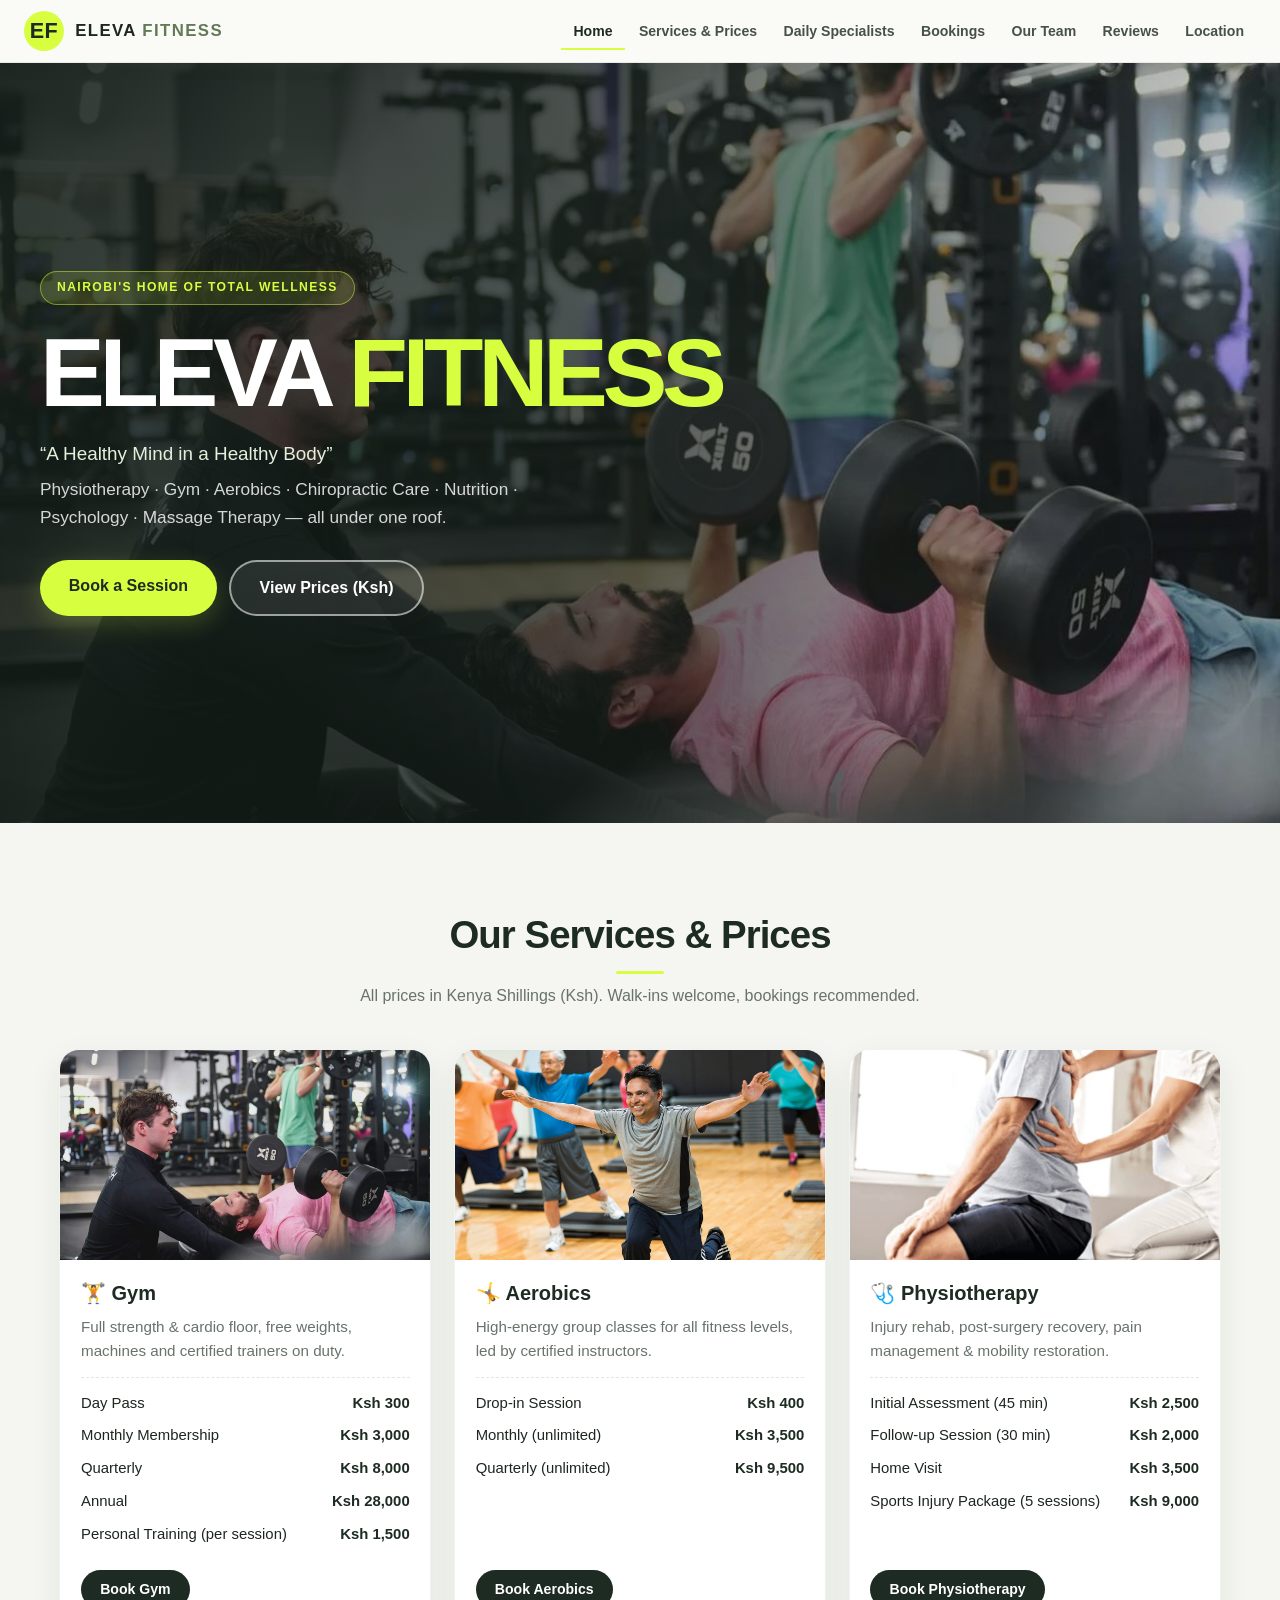
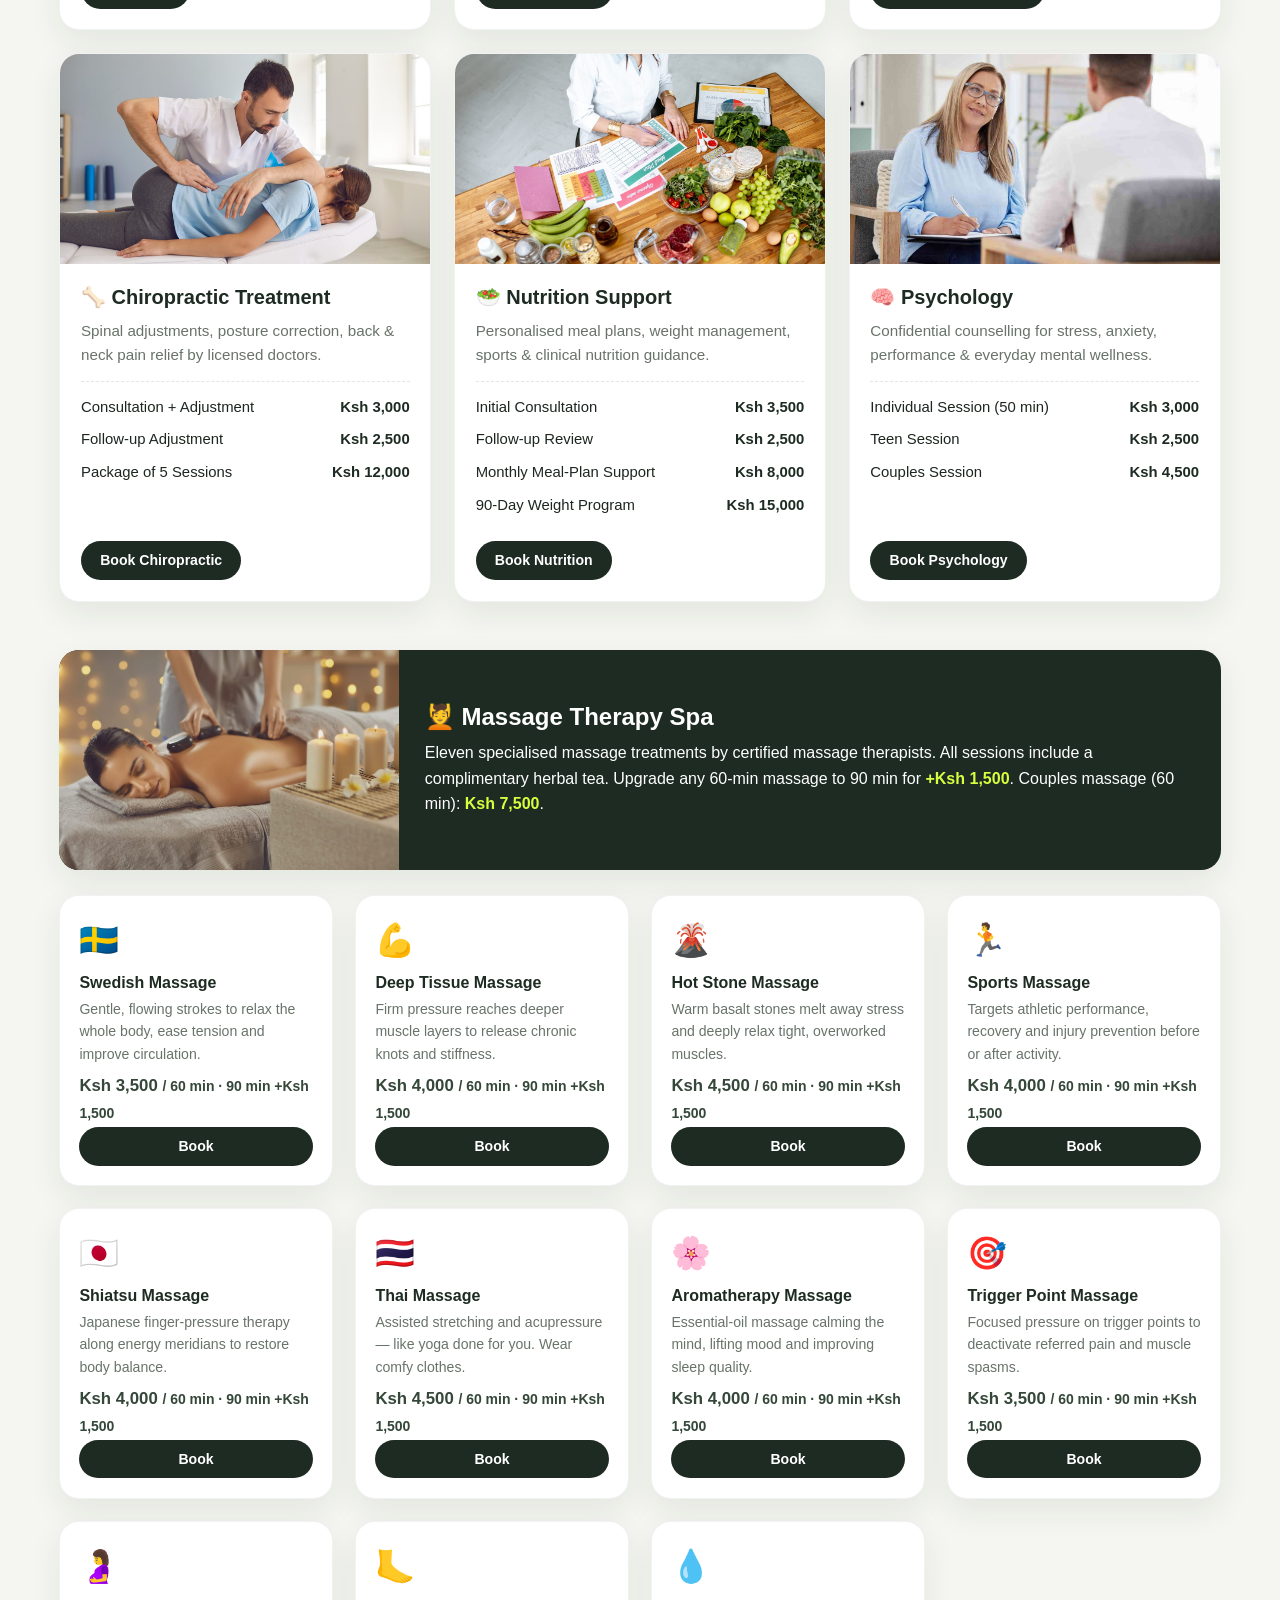
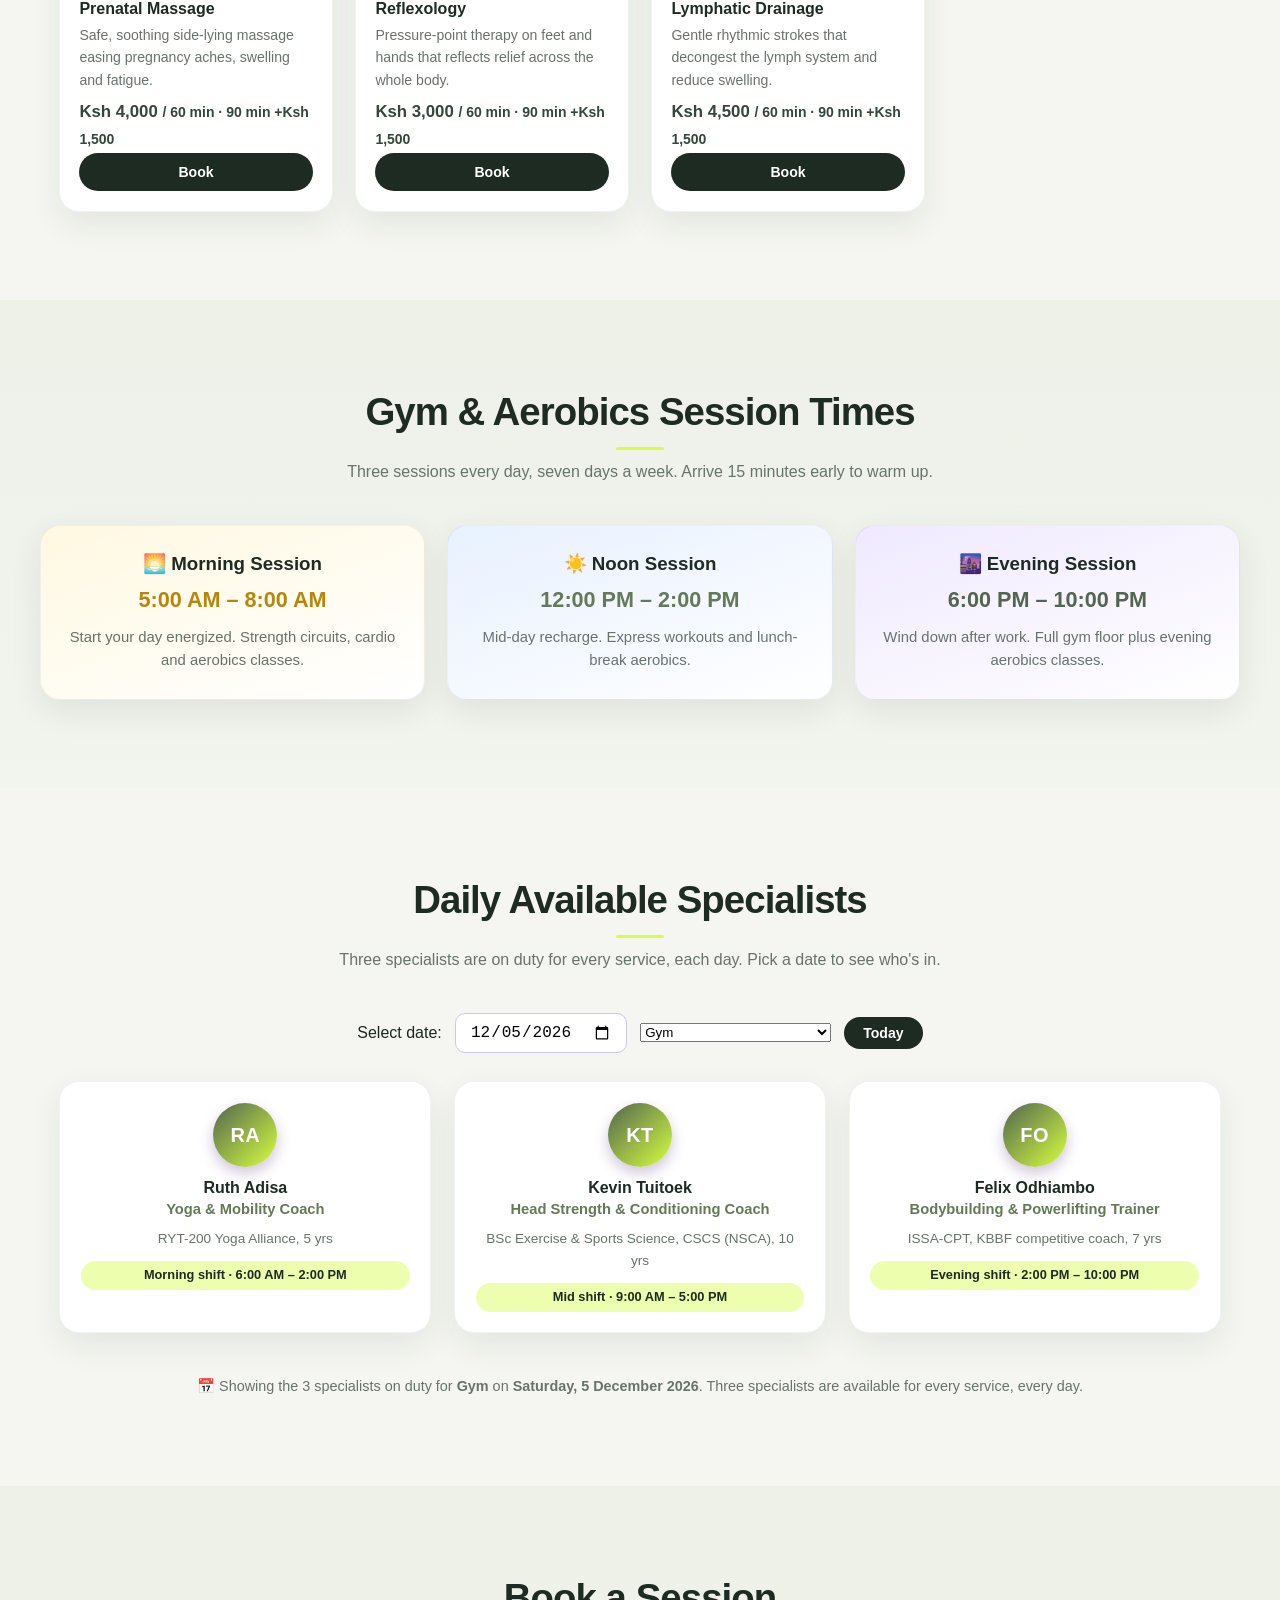
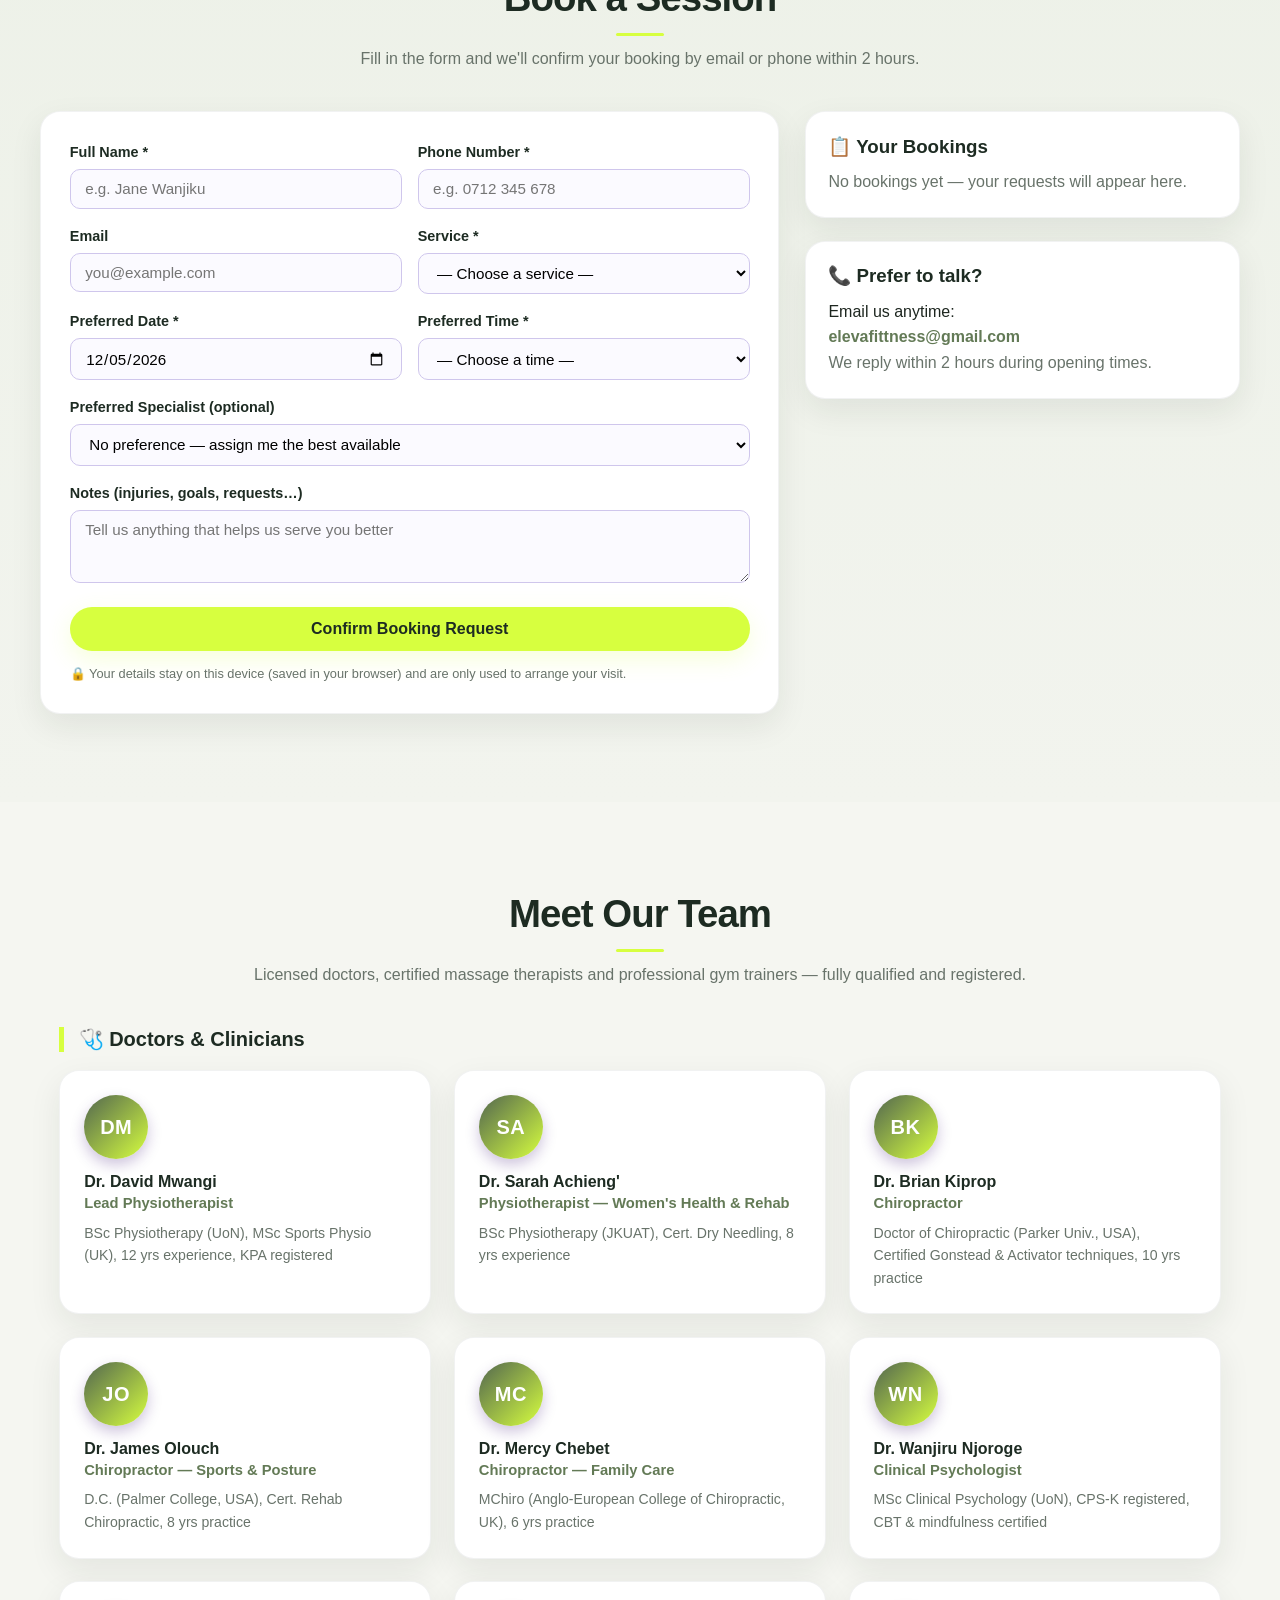
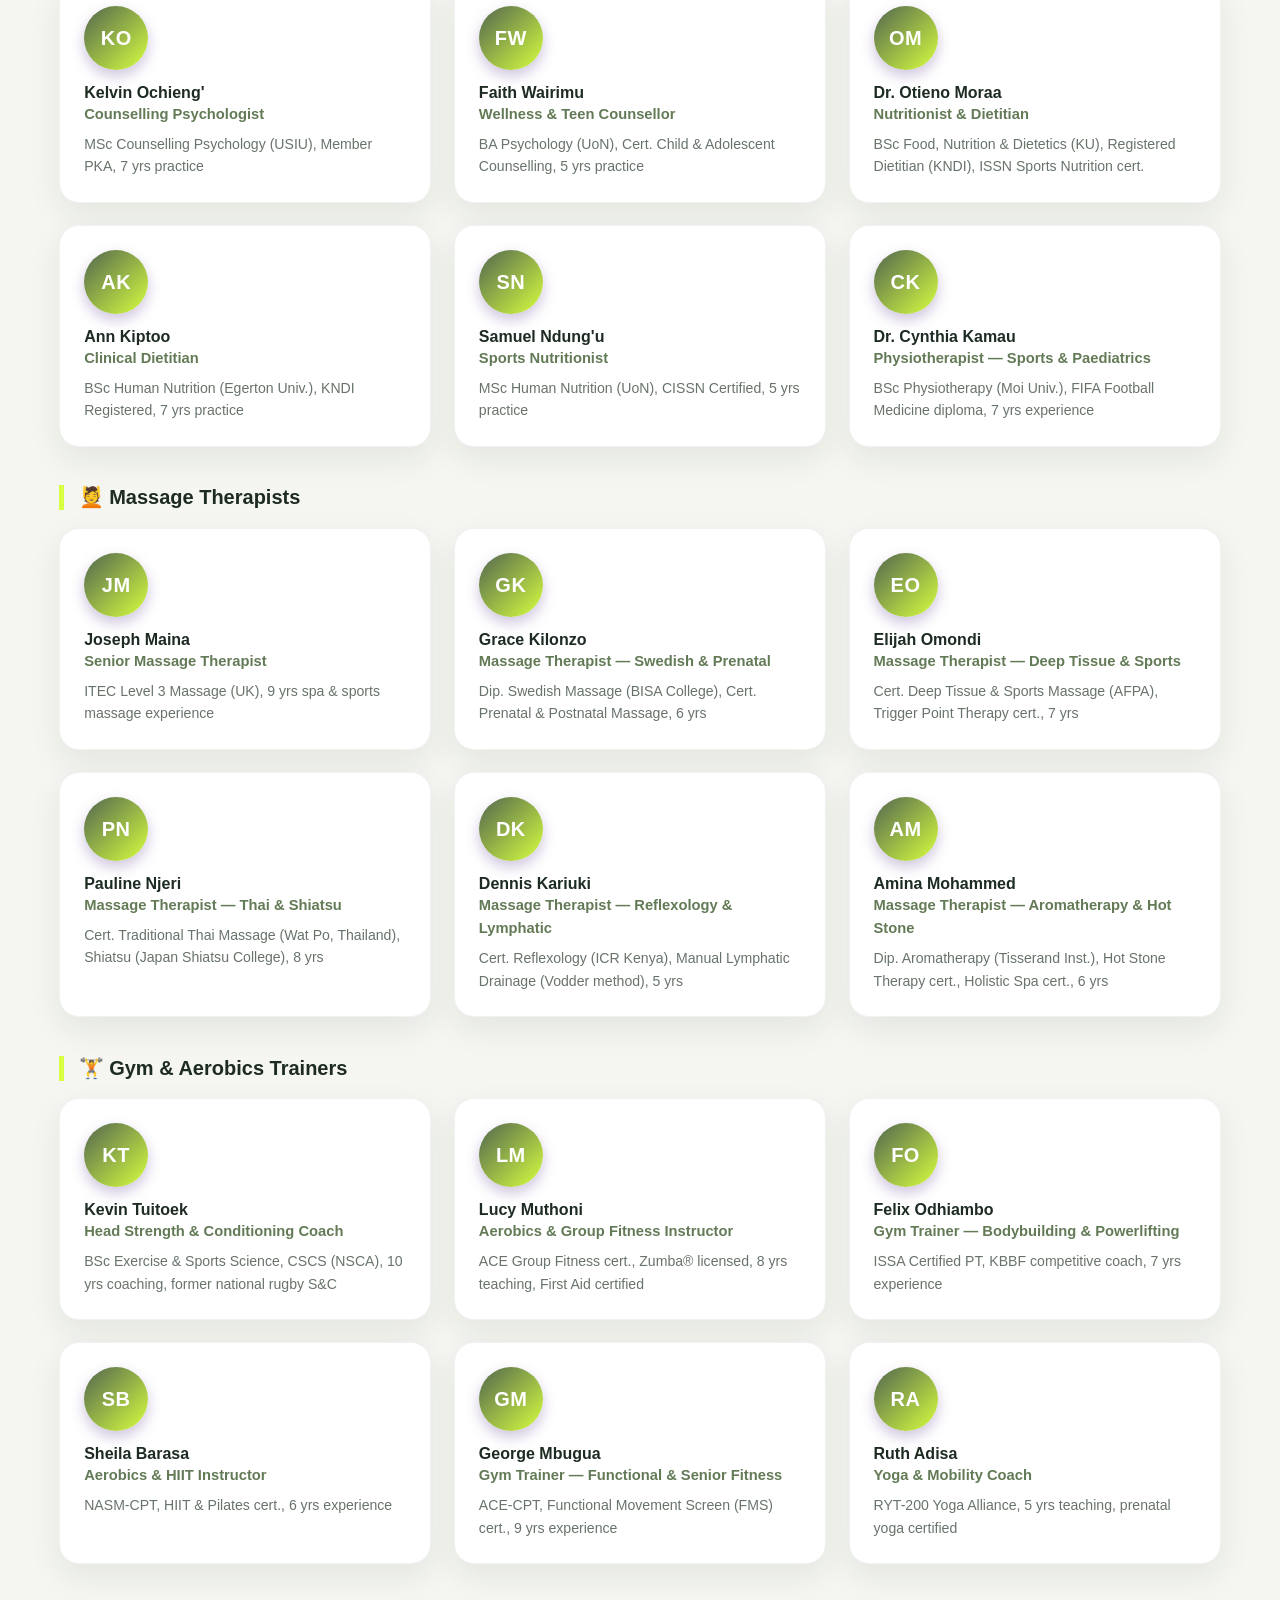
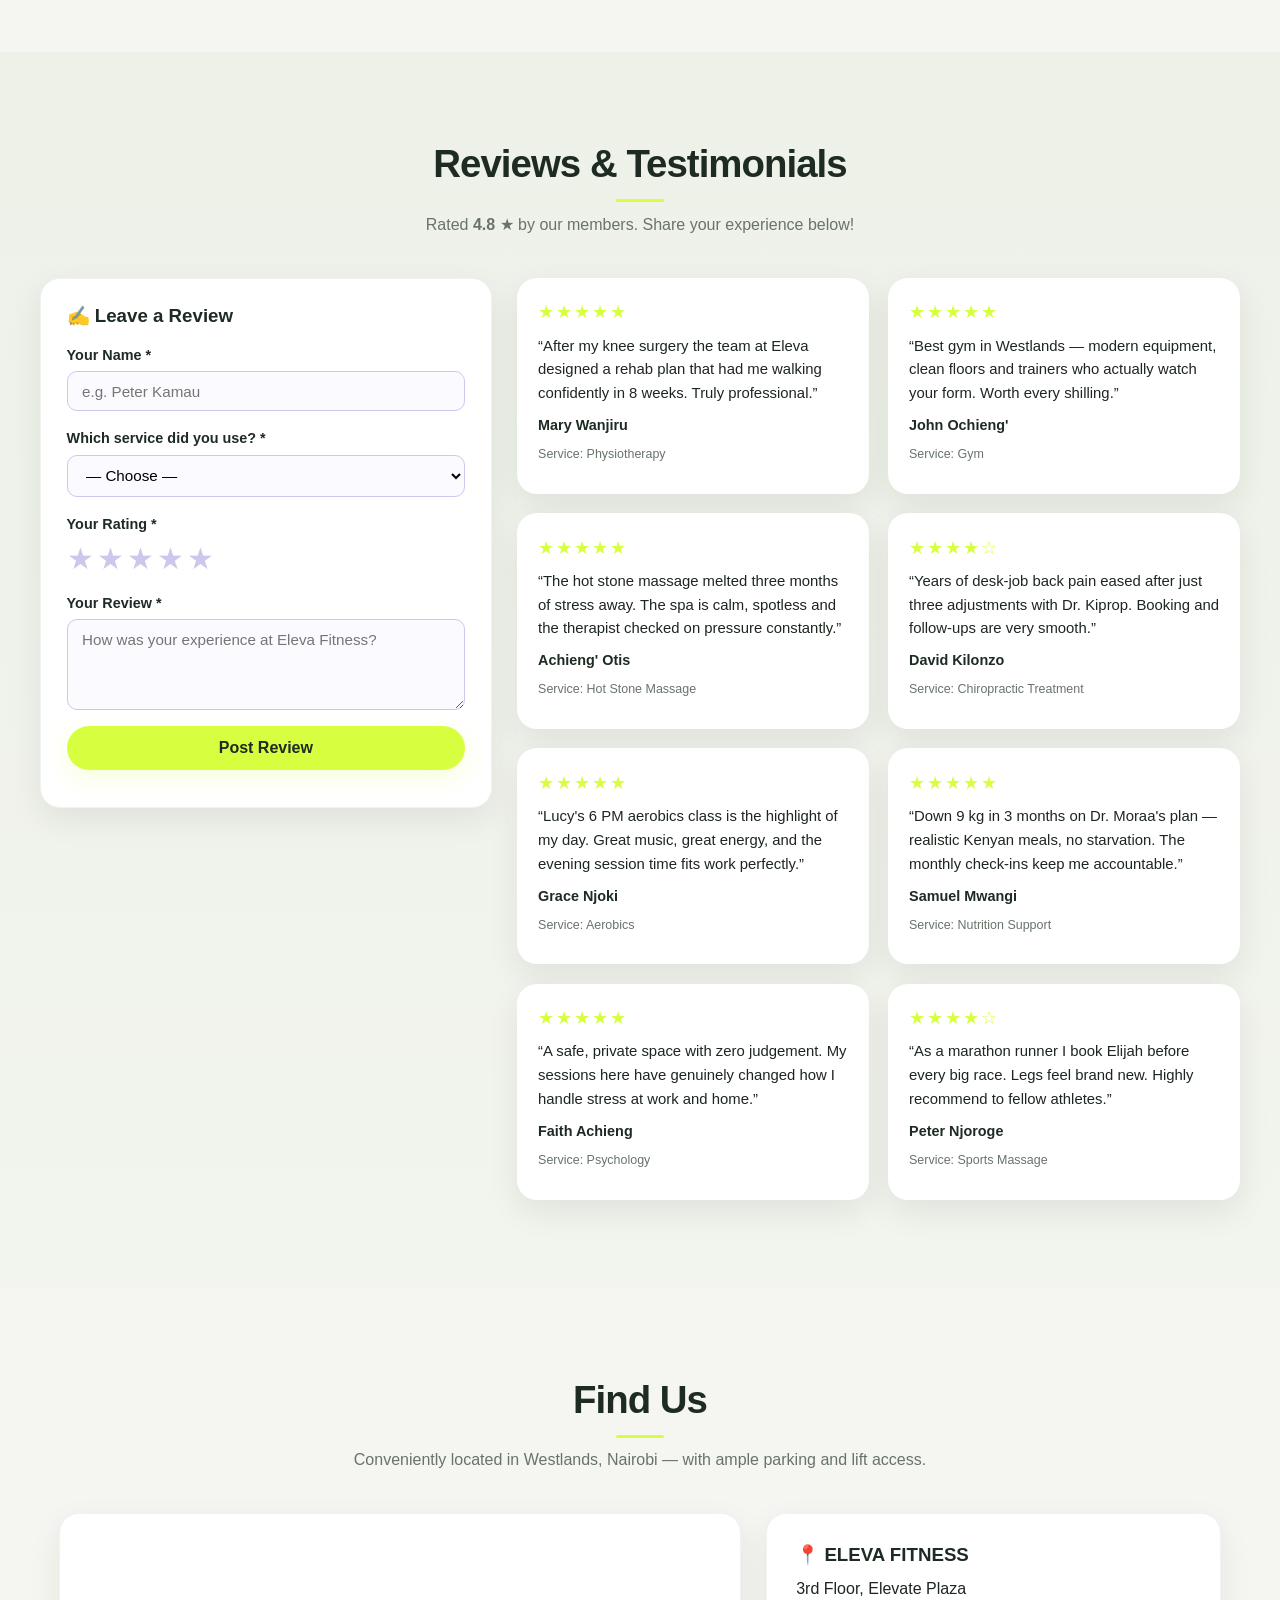
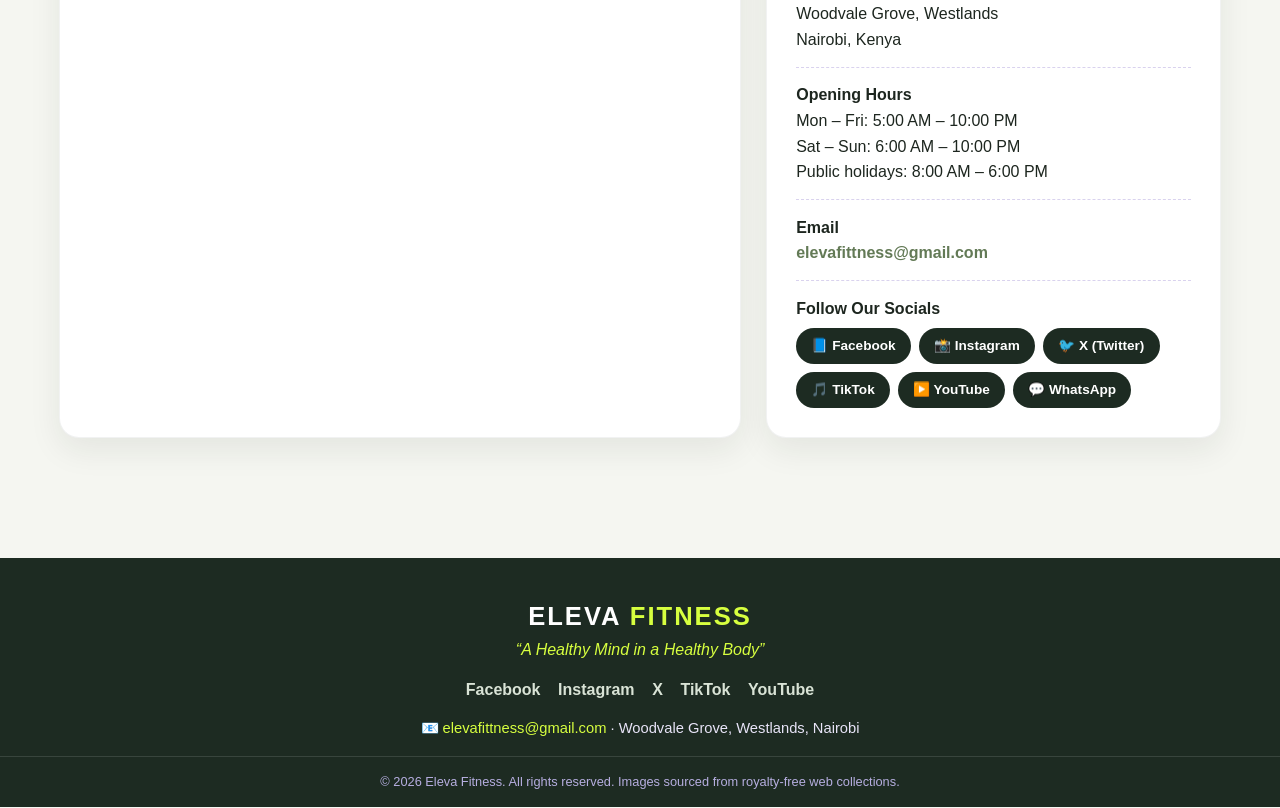
<file: eleva-fitness/index.html.html>
<!DOCTYPE html>
<html lang="en">
<head>
<meta charset="UTF-8">
<meta name="viewport" content="width=device-width, initial-scale=1.0">
<title>ELEVA FITNESS — A Healthy Mind in a Healthy Body</title>
<meta name="description" content="Eleva Fitness: physiotherapy, gym, aerobics, chiropractic care, nutrition support, psychology and 11 massage therapies in Nairobi, Kenya.">
<link rel="stylesheet" href="css/style.css">
<link rel="icon" href="data:image/svg+xml,<svg xmlns='http://www.w3.org/2000/svg' viewBox='0 0 100 100'><text y='.9em' font-size='90'>💪</text></svg>">
</head>
<body>

<!-- ============ NAVIGATION TABS ============ -->
<header class="site-header" id="top">
  <nav class="navbar">
    <a href="#home" class="brand">
      <span class="brand-mark">EF</span>
      <span class="brand-text">ELEVA <em>FITNESS</em></span>
    </a>
    <button class="nav-toggle" id="navToggle" aria-label="Menu">☰</button>
    <ul class="nav-tabs" id="navTabs">
      <li><a href="#home" class="tab active">Home</a></li>
      <li><a href="#services" class="tab">Services &amp; Prices</a></li>
      <li><a href="#schedule" class="tab">Daily Specialists</a></li>
      <li><a href="#bookings" class="tab">Bookings</a></li>
      <li><a href="#team" class="tab">Our Team</a></li>
      <li><a href="#reviews" class="tab">Reviews</a></li>
      <li><a href="#location" class="tab">Location</a></li>
    </ul>
  </nav>
</header>

<!-- ============ HERO ============ -->
<section class="hero" id="home">
  <div class="hero-overlay"></div>
  <div class="hero-content">
    <p class="hero-kicker">Nairobi's Home of Total Wellness</p>
    <h1>ELEVA <span>FITNESS</span></h1>
    <p class="slogan">“A Healthy Mind in a Healthy Body”</p>
    <p class="hero-sub">Physiotherapy · Gym · Aerobics · Chiropractic Care · Nutrition · Psychology · Massage Therapy — all under one roof.</p>
    <div class="hero-cta">
      <a href="#bookings" class="btn btn-yellow">Book a Session</a>
      <a href="#services" class="btn btn-ghost">View Prices (Ksh)</a>
    </div>
  </div>
</section>

<!-- ============ SERVICES & PRICES ============ -->
<section class="section" id="services">
  <div class="section-head">
    <h2>Our Services &amp; Prices</h2>
    <p>All prices in Kenya Shillings (Ksh). Walk-ins welcome, bookings recommended.</p>
  </div>

  <div class="grid cards-3">

    <article class="card service-card">
      <img src="images/hero.jpg" alt="Eleva Fitness gym floor">
      <div class="card-body">
        <h3>🏋️ Gym</h3>
        <p>Full strength &amp; cardio floor, free weights, machines and certified trainers on duty.</p>
        <ul class="price-list">
          <li><span>Day Pass</span><b>Ksh 300</b></li>
          <li><span>Monthly Membership</span><b>Ksh 3,000</b></li>
          <li><span>Quarterly</span><b>Ksh 8,000</b></li>
          <li><span>Annual</span><b>Ksh 28,000</b></li>
          <li><span>Personal Training (per session)</span><b>Ksh 1,500</b></li>
        </ul>
        <a href="#bookings" class="btn btn-small">Book Gym</a>
      </div>
    </article>

    <article class="card service-card">
      <img src="images/aerobics.jpg" alt="Aerobics class at Eleva Fitness">
      <div class="card-body">
        <h3>🤸 Aerobics</h3>
        <p>High-energy group classes for all fitness levels, led by certified instructors.</p>
        <ul class="price-list">
          <li><span>Drop-in Session</span><b>Ksh 400</b></li>
          <li><span>Monthly (unlimited)</span><b>Ksh 3,500</b></li>
          <li><span>Quarterly (unlimited)</span><b>Ksh 9,500</b></li>
        </ul>
        <a href="#bookings" class="btn btn-small">Book Aerobics</a>
      </div>
    </article>

    <article class="card service-card">
      <img src="images/physiotherapy.jpg" alt="Physiotherapy session">
      <div class="card-body">
        <h3>🩺 Physiotherapy</h3>
        <p>Injury rehab, post-surgery recovery, pain management &amp; mobility restoration.</p>
        <ul class="price-list">
          <li><span>Initial Assessment (45 min)</span><b>Ksh 2,500</b></li>
          <li><span>Follow-up Session (30 min)</span><b>Ksh 2,000</b></li>
          <li><span>Home Visit</span><b>Ksh 3,500</b></li>
          <li><span>Sports Injury Package (5 sessions)</span><b>Ksh 9,000</b></li>
        </ul>
        <a href="#bookings" class="btn btn-small">Book Physiotherapy</a>
      </div>
    </article>

    <article class="card service-card">
      <img src="images/chiropractic.jpg" alt="Chiropractic adjustment">
      <div class="card-body">
        <h3>🦴 Chiropractic Treatment</h3>
        <p>Spinal adjustments, posture correction, back &amp; neck pain relief by licensed doctors.</p>
        <ul class="price-list">
          <li><span>Consultation + Adjustment</span><b>Ksh 3,000</b></li>
          <li><span>Follow-up Adjustment</span><b>Ksh 2,500</b></li>
          <li><span>Package of 5 Sessions</span><b>Ksh 12,000</b></li>
        </ul>
        <a href="#bookings" class="btn btn-small">Book Chiropractic</a>
      </div>
    </article>

    <article class="card service-card">
      <img src="images/nutrition.jpg" alt="Nutrition consultation">
      <div class="card-body">
        <h3>🥗 Nutrition Support</h3>
        <p>Personalised meal plans, weight management, sports &amp; clinical nutrition guidance.</p>
        <ul class="price-list">
          <li><span>Initial Consultation</span><b>Ksh 3,500</b></li>
          <li><span>Follow-up Review</span><b>Ksh 2,500</b></li>
          <li><span>Monthly Meal-Plan Support</span><b>Ksh 8,000</b></li>
          <li><span>90-Day Weight Program</span><b>Ksh 15,000</b></li>
        </ul>
        <a href="#bookings" class="btn btn-small">Book Nutrition</a>
      </div>
    </article>

    <article class="card service-card">
      <img src="images/psychology.jpg" alt="Psychology counselling session">
      <div class="card-body">
        <h3>🧠 Psychology</h3>
        <p>Confidential counselling for stress, anxiety, performance &amp; everyday mental wellness.</p>
        <ul class="price-list">
          <li><span>Individual Session (50 min)</span><b>Ksh 3,000</b></li>
          <li><span>Teen Session</span><b>Ksh 2,500</b></li>
          <li><span>Couples Session</span><b>Ksh 4,500</b></li>
        </ul>
        <a href="#bookings" class="btn btn-small">Book Psychology</a>
      </div>
    </article>
  </div>

  <!-- Massages -->
  <div class="massage-banner">
    <img src="images/massage3.jpg" alt="Relaxing massage at Eleva Fitness spa">
    <div class="massage-banner-text">
      <h3>💆 Massage Therapy Spa</h3>
      <p>Eleven specialised massage treatments by certified massage therapists. All sessions include a complimentary herbal tea. Upgrade any 60-min massage to 90 min for <b>+Ksh 1,500</b>. Couples massage (60 min): <b>Ksh 7,500</b>.</p>
    </div>
  </div>

  <div class="grid cards-4" id="massageGrid"></div>
</section>

<!-- ============ SESSION TIMES ============ -->
<section class="section section-alt" id="times">
  <div class="section-head">
    <h2>Gym &amp; Aerobics Session Times</h2>
    <p>Three sessions every day, seven days a week. Arrive 15 minutes early to warm up.</p>
  </div>
  <div class="grid cards-3">
    <div class="card time-card morning">
      <h3>🌅 Morning Session</h3>
      <p class="time">5:00 AM – 8:00 AM</p>
      <p>Start your day energized. Strength circuits, cardio and aerobics classes.</p>
    </div>
    <div class="card time-card noon">
      <h3>☀️ Noon Session</h3>
      <p class="time">12:00 PM – 2:00 PM</p>
      <p>Mid-day recharge. Express workouts and lunch-break aerobics.</p>
    </div>
    <div class="card time-card evening">
      <h3>🌆 Evening Session</h3>
      <p class="time">6:00 PM – 10:00 PM</p>
      <p>Wind down after work. Full gym floor plus evening aerobics classes.</p>
    </div>
  </div>
</section>

<!-- ============ DAILY SPECIALISTS ============ -->
<section class="section" id="schedule">
  <div class="section-head">
    <h2>Daily Available Specialists</h2>
    <p>Three specialists are on duty for every service, each day. Pick a date to see who's in.</p>
  </div>
  <div class="schedule-controls">
    <label for="scheduleDate">Select date:</label>
    <input type="date" id="scheduleDate">
    <button class="btn btn-small" id="todayBtn">Today</button>
  </div>
  <div class="grid cards-3" id="specialistGrid"></div>
</section>

<!-- ============ BOOKINGS ============ -->
<section class="section section-alt" id="bookings">
  <div class="section-head">
    <h2>Book a Session</h2>
    <p>Fill in the form and we'll confirm your booking by email or phone within 2 hours.</p>
  </div>
  <div class="booking-wrap">
    <form class="booking-form card" id="bookingForm">
      <div class="form-row">
        <div class="form-group">
          <label for="bkName">Full Name *</label>
          <input type="text" id="bkName" required placeholder="e.g. Jane Wanjiku">
        </div>
        <div class="form-group">
          <label for="bkPhone">Phone Number *</label>
          <input type="tel" id="bkPhone" required placeholder="e.g. 0712 345 678">
        </div>
      </div>
      <div class="form-row">
        <div class="form-group">
          <label for="bkEmail">Email</label>
          <input type="email" id="bkEmail" placeholder="you@example.com">
        </div>
        <div class="form-group">
          <label for="bkService">Service *</label>
          <select id="bkService" required>
            <option value="">— Choose a service —</option>
          </select>
        </div>
      </div>
      <div class="form-row">
        <div class="form-group">
          <label for="bkDate">Preferred Date *</label>
          <input type="date" id="bkDate" required>
        </div>
        <div class="form-group">
          <label for="bkTime">Preferred Time *</label>
          <select id="bkTime" required>
            <option value="">— Choose a time —</option>
            <optgroup label="Gym / Aerobics Sessions">
              <option>Morning: 5:00 AM – 8:00 AM</option>
              <option>Noon: 12:00 PM – 2:00 PM</option>
              <option>Evening: 6:00 PM – 10:00 PM</option>
            </optgroup>
            <optgroup label="Clinic Hours">
              <option>8:00 AM</option><option>9:00 AM</option><option>10:00 AM</option>
              <option>11:00 AM</option><option>12:00 PM</option><option>2:00 PM</option>
              <option>3:00 PM</option><option>4:00 PM</option><option>5:00 PM</option>
            </optgroup>
          </select>
        </div>
      </div>
      <div class="form-group">
        <label for="bkSpecialist">Preferred Specialist (optional)</label>
        <select id="bkSpecialist"><option value="">No preference — assign me the best available</option></select>
      </div>
      <div class="form-group">
        <label for="bkNotes">Notes (injuries, goals, requests…)</label>
        <textarea id="bkNotes" rows="3" placeholder="Tell us anything that helps us serve you better"></textarea>
      </div>
      <button type="submit" class="btn btn-yellow btn-big">Confirm Booking Request</button>
      <p class="form-hint">🔒 Your details stay on this device (saved in your browser) and are only used to arrange your visit.</p>
    </form>
    <aside class="booking-side">
      <div class="card side-card">
        <h3>📋 Your Bookings</h3>
        <div id="bookingList"><p class="muted">No bookings yet — your requests will appear here.</p></div>
      </div>
      <div class="card side-card contact-mini">
        <h3>📞 Prefer to talk?</h3>
        <p>Email us anytime:</p>
        <a class="email-link" href="mailto:elevafittness@gmail.com">elevafittness@gmail.com</a>
        <p class="muted">We reply within 2 hours during opening times.</p>
      </div>
    </aside>
  </div>
</section>

<!-- ============ TEAM ============ -->
<section class="section" id="team">
  <div class="section-head">
    <h2>Meet Our Team</h2>
    <p>Licensed doctors, certified massage therapists and professional gym trainers — fully qualified and registered.</p>
  </div>

  <h3 class="team-sub">🩺 Doctors &amp; Clinicians</h3>
  <div class="grid cards-3">
    <div class="card team-card"><div class="avatar" style="--a:#7b2ff7;--b:#2f80ed">DM</div><h4>Dr. David Mwangi</h4><p class="role">Lead Physiotherapist</p><p class="quals">BSc Physiotherapy (UoN), MSc Sports Physio (UK), 12 yrs experience, KPA registered</p></div>
    <div class="card team-card"><div class="avatar" style="--a:#f7b733;--b:#7b2ff7">SA</div><h4>Dr. Sarah Achieng'</h4><p class="role">Physiotherapist — Women's Health &amp; Rehab</p><p class="quals">BSc Physiotherapy (JKUAT), Cert. Dry Needling, 8 yrs experience</p></div>
    <div class="card team-card"><div class="avatar" style="--a:#2f80ed;--b:#f7b733">BK</div><h4>Dr. Brian Kiprop</h4><p class="role">Chiropractor</p><p class="quals">Doctor of Chiropractic (Parker Univ., USA), Certified Gonstead &amp; Activator techniques, 10 yrs practice</p></div>
    <div class="card team-card"><div class="avatar" style="--a:#f7b733;--b:#2f80ed">JO</div><h4>Dr. James Olouch</h4><p class="role">Chiropractor — Sports &amp; Posture</p><p class="quals">D.C. (Palmer College, USA), Cert. Rehab Chiropractic, 8 yrs practice</p></div>
    <div class="card team-card"><div class="avatar" style="--a:#2f80ed;--b:#7b2ff7">MC</div><h4>Dr. Mercy Chebet</h4><p class="role">Chiropractor — Family Care</p><p class="quals">MChiro (Anglo-European College of Chiropractic, UK), 6 yrs practice</p></div>
    <div class="card team-card"><div class="avatar" style="--a:#7b2ff7;--b:#f7b733">WN</div><h4>Dr. Wanjiru Njoroge</h4><p class="role">Clinical Psychologist</p><p class="quals">MSc Clinical Psychology (UoN), CPS-K registered, CBT &amp; mindfulness certified</p></div>
    <div class="card team-card"><div class="avatar" style="--a:#f7b733;--b:#7b2ff7">KO</div><h4>Kelvin Ochieng'</h4><p class="role">Counselling Psychologist</p><p class="quals">MSc Counselling Psychology (USIU), Member PKA, 7 yrs practice</p></div>
    <div class="card team-card"><div class="avatar" style="--a:#7b2ff7;--b:#f7b733">FW</div><h4>Faith Wairimu</h4><p class="role">Wellness &amp; Teen Counsellor</p><p class="quals">BA Psychology (UoN), Cert. Child &amp; Adolescent Counselling, 5 yrs practice</p></div>
    <div class="card team-card"><div class="avatar" style="--a:#f7b733;--b:#2f80ed">OM</div><h4>Dr. Otieno Moraa</h4><p class="role">Nutritionist &amp; Dietitian</p><p class="quals">BSc Food, Nutrition &amp; Dietetics (KU), Registered Dietitian (KNDI), ISSN Sports Nutrition cert.</p></div>
    <div class="card team-card"><div class="avatar" style="--a:#2f80ed;--b:#f7b733">AK</div><h4>Ann Kiptoo</h4><p class="role">Clinical Dietitian</p><p class="quals">BSc Human Nutrition (Egerton Univ.), KNDI Registered, 7 yrs practice</p></div>
    <div class="card team-card"><div class="avatar" style="--a:#f7b733;--b:#2f80ed">SN</div><h4>Samuel Ndung'u</h4><p class="role">Sports Nutritionist</p><p class="quals">MSc Human Nutrition (UoN), CISSN Certified, 5 yrs practice</p></div>
    <div class="card team-card"><div class="avatar" style="--a:#2f80ed;--b:#7b2ff7">CK</div><h4>Dr. Cynthia Kamau</h4><p class="role">Physiotherapist — Sports &amp; Paediatrics</p><p class="quals">BSc Physiotherapy (Moi Univ.), FIFA Football Medicine diploma, 7 yrs experience</p></div>
  </div>

  <h3 class="team-sub">💆 Massage Therapists</h3>
  <div class="grid cards-3">
    <div class="card team-card"><div class="avatar" style="--a:#7b2ff7;--b:#f7b733">JM</div><h4>Joseph Maina</h4><p class="role">Senior Massage Therapist</p><p class="quals">ITEC Level 3 Massage (UK), 9 yrs spa &amp; sports massage experience</p></div>
    <div class="card team-card"><div class="avatar" style="--a:#f7b733;--b:#2f80ed">GK</div><h4>Grace Kilonzo</h4><p class="role">Massage Therapist — Swedish &amp; Prenatal</p><p class="quals">Dip. Swedish Massage (BISA College), Cert. Prenatal &amp; Postnatal Massage, 6 yrs</p></div>
    <div class="card team-card"><div class="avatar" style="--a:#2f80ed;--b:#7b2ff7">EO</div><h4>Elijah Omondi</h4><p class="role">Massage Therapist — Deep Tissue &amp; Sports</p><p class="quals">Cert. Deep Tissue &amp; Sports Massage (AFPA), Trigger Point Therapy cert., 7 yrs</p></div>
    <div class="card team-card"><div class="avatar" style="--a:#7b2ff7;--b:#2f80ed">PN</div><h4>Pauline Njeri</h4><p class="role">Massage Therapist — Thai &amp; Shiatsu</p><p class="quals">Cert. Traditional Thai Massage (Wat Po, Thailand), Shiatsu (Japan Shiatsu College), 8 yrs</p></div>
    <div class="card team-card"><div class="avatar" style="--a:#f7b733;--b:#7b2ff7">DK</div><h4>Dennis Kariuki</h4><p class="role">Massage Therapist — Reflexology &amp; Lymphatic</p><p class="quals">Cert. Reflexology (ICR Kenya), Manual Lymphatic Drainage (Vodder method), 5 yrs</p></div>
    <div class="card team-card"><div class="avatar" style="--a:#2f80ed;--b:#f7b733">AM</div><h4>Amina Mohammed</h4><p class="role">Massage Therapist — Aromatherapy &amp; Hot Stone</p><p class="quals">Dip. Aromatherapy (Tisserand Inst.), Hot Stone Therapy cert., Holistic Spa cert., 6 yrs</p></div>
  </div>

  <h3 class="team-sub">🏋️ Gym &amp; Aerobics Trainers</h3>
  <div class="grid cards-3">
    <div class="card team-card"><div class="avatar" style="--a:#f7b733;--b:#2f80ed">KT</div><h4>Kevin Tuitoek</h4><p class="role">Head Strength &amp; Conditioning Coach</p><p class="quals">BSc Exercise &amp; Sports Science, CSCS (NSCA), 10 yrs coaching, former national rugby S&amp;C</p></div>
    <div class="card team-card"><div class="avatar" style="--a:#7b2ff7;--b:#f7b733">LM</div><h4>Lucy Muthoni</h4><p class="role">Aerobics &amp; Group Fitness Instructor</p><p class="quals">ACE Group Fitness cert., Zumba® licensed, 8 yrs teaching, First Aid certified</p></div>
    <div class="card team-card"><div class="avatar" style="--a:#2f80ed;--b:#7b2ff7">FO</div><h4>Felix Odhiambo</h4><p class="role">Gym Trainer — Bodybuilding &amp; Powerlifting</p><p class="quals">ISSA Certified PT, KBBF competitive coach, 7 yrs experience</p></div>
    <div class="card team-card"><div class="avatar" style="--a:#f7b733;--b:#7b2ff7">SB</div><h4>Sheila Barasa</h4><p class="role">Aerobics &amp; HIIT Instructor</p><p class="quals">NASM-CPT, HIIT &amp; Pilates cert., 6 yrs experience</p></div>
    <div class="card team-card"><div class="avatar" style="--a:#7b2ff7;--b:#2f80ed">GM</div><h4>George Mbugua</h4><p class="role">Gym Trainer — Functional &amp; Senior Fitness</p><p class="quals">ACE-CPT, Functional Movement Screen (FMS) cert., 9 yrs experience</p></div>
    <div class="card team-card"><div class="avatar" style="--a:#2f80ed;--b:#f7b733">RA</div><h4>Ruth Adisa</h4><p class="role">Yoga &amp; Mobility Coach</p><p class="quals">RYT-200 Yoga Alliance, 5 yrs teaching, prenatal yoga certified</p></div>
  </div>
</section>

<!-- ============ REVIEWS & TESTIMONIALS ============ -->
<section class="section section-alt" id="reviews">
  <div class="section-head">
    <h2>Reviews &amp; Testimonials</h2>
    <p>Rated <b id="avgRating">4.9</b> ★ by our members. Share your experience below!</p>
  </div>

  <div class="reviews-wrap">
    <form class="review-form card" id="reviewForm">
      <h3>✍️ Leave a Review</h3>
      <div class="form-group">
        <label for="rvName">Your Name *</label>
        <input type="text" id="rvName" required placeholder="e.g. Peter Kamau">
      </div>
      <div class="form-group">
        <label for="rvService">Which service did you use? *</label>
        <select id="rvService" required>
          <option value="">— Choose —</option>
        </select>
      </div>
      <div class="form-group">
        <label>Your Rating *</label>
        <div class="star-input" id="starInput">
          <button type="button" data-v="1">★</button>
          <button type="button" data-v="2">★</button>
          <button type="button" data-v="3">★</button>
          <button type="button" data-v="4">★</button>
          <button type="button" data-v="5">★</button>
        </div>
      </div>
      <div class="form-group">
        <label for="rvText">Your Review *</label>
        <textarea id="rvText" rows="4" required placeholder="How was your experience at Eleva Fitness?"></textarea>
      </div>
      <button type="submit" class="btn btn-yellow">Post Review</button>
      <p class="form-msg" id="reviewMsg"></p>
    </form>
    <div class="testimonials" id="testimonialGrid"></div>
  </div>
</section>

<!-- ============ LOCATION & CONTACT ============ -->
<section class="section" id="location">
  <div class="section-head">
    <h2>Find Us</h2>
    <p>Conveniently located in Westlands, Nairobi — with ample parking and lift access.</p>
  </div>
  <div class="location-wrap">
    <div class="map-card card">
      <iframe title="Eleva Fitness location map"
        src="https://maps.google.com/maps?q=Woodvale%20Grove%2C%20Westlands%2C%20Nairobi%2C%20Kenya&t=&z=15&ie=UTF8&iwloc=&output=embed"
        loading="lazy" referrerpolicy="no-referrer-when-downgrade"></iframe>
    </div>
    <div class="contact-card card">
      <h3>📍 ELEVA FITNESS</h3>
      <p>3rd Floor, Elevate Plaza<br>Woodvale Grove, Westlands<br>Nairobi, Kenya</p>
      <hr>
      <p><b>Opening Hours</b><br>
        Mon – Fri: 5:00 AM – 10:00 PM<br>
        Sat – Sun: 6:00 AM – 10:00 PM<br>
        Public holidays: 8:00 AM – 6:00 PM</p>
      <hr>
      <p><b>Email</b><br><a class="email-link" href="mailto:elevafittness@gmail.com">elevafittness@gmail.com</a></p>
      <hr>
      <p><b>Follow Our Socials</b></p>
      <div class="socials">
        <a href="https://facebook.com/elevafitness" target="_blank" rel="noopener" aria-label="Facebook">📘 Facebook</a>
        <a href="https://instagram.com/elevafitness" target="_blank" rel="noopener" aria-label="Instagram">📸 Instagram</a>
        <a href="https://x.com/elevafitness" target="_blank" rel="noopener" aria-label="X (Twitter)">🐦 X (Twitter)</a>
        <a href="https://tiktok.com/@elevafitness" target="_blank" rel="noopener" aria-label="TikTok">🎵 TikTok</a>
        <a href="https://youtube.com/@elevafitness" target="_blank" rel="noopener" aria-label="YouTube">▶️ YouTube</a>
        <a href="https://wa.me/254700000000" target="_blank" rel="noopener" aria-label="WhatsApp">💬 WhatsApp</a>
      </div>
    </div>
  </div>
</section>

<!-- ============ FOOTER ============ -->
<footer class="site-footer">
  <div class="footer-inner">
    <div>
      <p class="footer-brand">ELEVA <em>FITNESS</em></p>
      <p class="footer-slogan">“A Healthy Mind in a Healthy Body”</p>
    </div>
    <div class="footer-socials">
      <a href="https://facebook.com/elevafitness" target="_blank" rel="noopener">Facebook</a>
      <a href="https://instagram.com/elevafitness" target="_blank" rel="noopener">Instagram</a>
      <a href="https://x.com/elevafitness" target="_blank" rel="noopener">X</a>
      <a href="https://tiktok.com/@elevafitness" target="_blank" rel="noopener">TikTok</a>
      <a href="https://youtube.com/@elevafitness" target="_blank" rel="noopener">YouTube</a>
    </div>
    <p class="footer-contact">📧 <a href="mailto:elevafittness@gmail.com">elevafittness@gmail.com</a> · Woodvale Grove, Westlands, Nairobi</p>
  </div>
  <p class="copyright">© 2026 Eleva Fitness. All rights reserved. Images sourced from royalty-free web collections.</p>
</footer>

<script src="js/script.js"></script>
</body>
</html>
</file>
<file: css/style.css>
:root{
  --yellow:#f7c948;
  --yellow-soft:#ffe9a8;
  --purple:#6d28d9;
  --purple-deep:#3b1478;
  --blue:#1d6fe0;
  --blue-deep:#0b3d91;
  --ink:#1c1830;
  --muted:#6b6685;
  --bg:#f6f5fb;
  --card:#ffffff;
  --radius:16px;
  --shadow:0 10px 30px rgba(61,20,120,.12);
  --grad:linear-gradient(120deg,var(--purple) 0%,var(--blue) 55%,#28a0e0 100%);
}

*{margin:0;padding:0;box-sizing:border-box}
html{scroll-behavior:smooth}
body{
  font-family:"Segoe UI",Roboto,Helvetica,Arial,sans-serif;
  color:var(--ink);background:var(--bg);line-height:1.6;
}
img{max-width:100%;display:block}
a{color:var(--blue);text-decoration:none}
a:hover{text-decoration:underline}
h1,h2,h3,h4{line-height:1.25}

/* ===== Header / Nav tabs ===== */
.site-header{
  position:sticky;top:0;z-index:100;
  background:rgba(255,255,255,.9);backdrop-filter:blur(12px);
  border-bottom:1px solid rgba(109,40,217,.12);
}
.navbar{
  max-width:1200px;margin:0 auto;padding:.6rem 1.2rem;
  display:flex;align-items:center;justify-content:space-between;gap:1rem;flex-wrap:wrap;
}
.brand{display:flex;align-items:center;gap:.6rem;color:var(--ink)}
.brand:hover{text-decoration:none}
.brand-mark{
  width:42px;height:42px;border-radius:12px;display:grid;place-items:center;
  color:#fff;font-weight:800;font-size:1.05rem;letter-spacing:.5px;
  background:var(--grad);box-shadow:0 6px 16px rgba(29,111,224,.35);
}
.brand-text{font-weight:800;font-size:1.2rem;letter-spacing:1px}
.brand-text em{font-style:normal;color:var(--purple)}
.nav-tabs{display:flex;gap:.35rem;list-style:none;flex-wrap:wrap}
.tab{
  display:inline-block;padding:.5rem .95rem;border-radius:999px;
  color:var(--ink);font-weight:600;font-size:.92rem;transition:.2s;
}
.tab:hover{background:var(--yellow-soft);text-decoration:none}
.tab.active{background:var(--grad);color:#fff;box-shadow:0 4px 12px rgba(109,40,217,.35)}
.nav-toggle{display:none;border:none;background:var(--grad);color:#fff;font-size:1.3rem;border-radius:10px;padding:.3rem .7rem;cursor:pointer}

/* ===== Hero ===== */
.hero{
  position:relative;min-height:88vh;display:flex;align-items:center;justify-content:center;
  background:url("../images/hero.jpg") center/cover no-repeat fixed;
  text-align:center;color:#fff;padding:4rem 1rem;
}
.hero-overlay{
  position:absolute;inset:0;
  background:linear-gradient(135deg,rgba(59,20,120,.82) 0%,rgba(29,111,224,.72) 55%,rgba(247,201,72,.45) 100%);
}
.hero-content{position:relative;max-width:820px}
.hero-kicker{
  display:inline-block;background:rgba(247,201,72,.95);color:var(--purple-deep);
  font-weight:700;letter-spacing:1.5px;text-transform:uppercase;font-size:.8rem;
  padding:.4rem 1rem;border-radius:999px;margin-bottom:1.2rem;
}
.hero h1{font-size:clamp(2.6rem,7vw,4.6rem);letter-spacing:3px;font-weight:900;text-shadow:0 4px 24px rgba(0,0,0,.35)}
.hero h1 span{color:var(--yellow)}
.slogan{font-size:clamp(1.15rem,3vw,1.7rem);font-style:italic;margin:.6rem 0 1rem;color:var(--yellow-soft)}
.hero-sub{font-size:1.05rem;max-width:640px;margin:0 auto 1.8rem;color:#eef}
.hero-cta{display:flex;gap:1rem;justify-content:center;flex-wrap:wrap}

/* ===== Buttons ===== */
.btn{
  display:inline-block;padding:.8rem 1.8rem;border-radius:999px;font-weight:700;
  cursor:pointer;border:none;font-size:1rem;transition:.2s;text-align:center;
}
.btn:hover{transform:translateY(-2px);text-decoration:none}
.btn-yellow{background:linear-gradient(120deg,#ffd54d,var(--yellow));color:var(--purple-deep);box-shadow:0 8px 20px rgba(247,201,72,.45)}
.btn-ghost{background:rgba(255,255,255,.15);color:#fff;border:2px solid rgba(255,255,255,.7)}
.btn-small{padding:.5rem 1.2rem;font-size:.88rem;background:var(--grad);color:#fff}
.btn-big{width:100%;margin-top:.5rem}

/* ===== Sections ===== */
.section{max-width:1200px;margin:0 auto;padding:4.5rem 1.2rem}
.section-alt{
  max-width:none;background:linear-gradient(180deg,#efeafd 0%,#e6f0fd 100%);
}
.section-alt > *{max-width:1200px;margin-left:auto;margin-right:auto}
.section-head{text-align:center;margin-bottom:2.5rem}
.section-head h2{font-size:2rem;color:var(--purple-deep)}
.section-head h2::after{
  content:"";display:block;width:70px;height:4px;border-radius:4px;margin:.7rem auto 0;
  background:linear-gradient(90deg,var(--yellow),var(--purple),var(--blue));
}
.section-head p{color:var(--muted);margin-top:.6rem}

/* ===== Grids & cards ===== */
.grid{display:grid;gap:1.4rem}
.cards-3{grid-template-columns:repeat(auto-fill,minmax(290px,1fr))}
.cards-4{grid-template-columns:repeat(auto-fill,minmax(230px,1fr))}
.card{
  background:var(--card);border-radius:var(--radius);overflow:hidden;
  box-shadow:var(--shadow);transition:.25s;display:flex;flex-direction:column;
}
.card:hover{transform:translateY(-6px);box-shadow:0 18px 40px rgba(61,20,120,.18)}
.service-card img{height:190px;width:100%;object-fit:cover}
.card-body{padding:1.3rem;display:flex;flex-direction:column;gap:.6rem;flex:1}
.card-body h3{color:var(--purple-deep);font-size:1.25rem}
.card-body p{color:var(--muted);font-size:.95rem}
.price-list{list-style:none;margin:.2rem 0 .6rem;border-top:1px dashed #d9d2ee;padding-top:.6rem}
.price-list li{display:flex;justify-content:space-between;gap:.8rem;padding:.28rem 0;font-size:.93rem}
.price-list b{color:var(--blue-deep);white-space:nowrap}
.service-card .btn{margin-top:auto;align-self:flex-start}

/* ===== Massage ===== */
.massage-banner{
  display:flex;gap:1.6rem;align-items:center;margin:3rem 0 1.6rem;
  background:var(--grad);border-radius:var(--radius);overflow:hidden;color:#fff;box-shadow:var(--shadow);
}
.massage-banner img{width:340px;min-height:220px;object-fit:cover}
.massage-banner-text{padding:1.6rem 1.8rem 1.6rem 0}
.massage-banner-text h3{font-size:1.5rem;margin-bottom:.5rem}
.massage-banner-text b{color:var(--yellow-soft)}

.massage-card{padding:1.2rem}
.massage-card .emoji{font-size:2rem}
.massage-card h4{color:var(--purple-deep);margin:.4rem 0 .3rem}
.massage-card p{font-size:.88rem;color:var(--muted);flex:1}
.massage-card .price{color:var(--blue-deep);font-weight:800;font-size:1.05rem;margin-top:.5rem}

/* ===== Session times ===== */
.time-card{padding:1.6rem;text-align:center}
.time-card h3{color:var(--purple-deep)}
.time-card .time{font-size:1.35rem;font-weight:800;margin:.5rem 0}
.time-card p:last-child{color:var(--muted);font-size:.93rem}
.time-card.morning{background:linear-gradient(160deg,#fff8e1,#fff)}
.time-card.noon{background:linear-gradient(160deg,#e8f1ff,#fff)}
.time-card.evening{background:linear-gradient(160deg,#f0e9ff,#fff)}
.time-card.morning .time{color:#b8860b}
.time-card.noon .time{color:var(--blue)}
.time-card.evening .time{color:var(--purple)}

/* ===== Schedule ===== */
.schedule-controls{display:flex;gap:.8rem;align-items:center;justify-content:center;margin-bottom:1.8rem;flex-wrap:wrap}
.schedule-controls input{
  padding:.55rem .9rem;border:1.5px solid #cfc6ec;border-radius:10px;font-size:1rem;
}
.spec-card{padding:1.3rem;text-align:center}
.spec-card .avatar{margin:0 auto .7rem}
.spec-card h4{color:var(--purple-deep)}
.spec-card .role{color:var(--blue);font-weight:600;font-size:.92rem}
.spec-card .quals{color:var(--muted);font-size:.85rem;margin-top:.4rem}
.spec-card .shift{
  display:inline-block;margin-top:.7rem;background:var(--yellow-soft);color:var(--purple-deep);
  font-weight:700;font-size:.8rem;padding:.25rem .8rem;border-radius:999px;
}
.day-note{text-align:center;color:var(--muted);margin-top:1.2rem;font-size:.9rem}

/* ===== Avatars ===== */
.avatar{
  width:64px;height:64px;border-radius:50%;display:grid;place-items:center;
  color:#fff;font-weight:800;font-size:1.25rem;letter-spacing:.5px;
  background:linear-gradient(135deg,var(--a),var(--b));
  box-shadow:0 6px 14px rgba(61,20,120,.25);
}

/* ===== Team ===== */
.team-sub{
  margin:2.4rem 0 1.1rem;color:var(--purple-deep);font-size:1.25rem;
  padding-left:.9rem;border-left:5px solid var(--yellow);
}
.team-card{padding:1.5rem;align-items:flex-start}
.team-card h4{margin-top:.8rem;color:var(--ink)}
.team-card .role{color:var(--blue);font-weight:700;font-size:.92rem}
.team-card .quals{color:var(--muted);font-size:.88rem;margin-top:.4rem}

/* ===== Booking ===== */
.booking-wrap{display:grid;grid-template-columns:1.7fr 1fr;gap:1.6rem;align-items:start}
.booking-form{padding:1.8rem}
.form-row{display:grid;grid-template-columns:1fr 1fr;gap:1rem}
.form-group{margin-bottom:1rem;display:flex;flex-direction:column;gap:.3rem}
.form-group label{font-weight:600;font-size:.9rem;color:var(--purple-deep)}
.form-group input,.form-group select,.form-group textarea{
  padding:.65rem .9rem;border:1.5px solid #cfc6ec;border-radius:10px;font-size:.95rem;
  font-family:inherit;background:#fbfaff;transition:.2s;
}
.form-group input:focus,.form-group select:focus,.form-group textarea:focus{
  outline:none;border-color:var(--purple);box-shadow:0 0 0 3px rgba(109,40,217,.15);
}
.form-hint{font-size:.8rem;color:var(--muted);margin-top:.8rem}
.booking-side{display:flex;flex-direction:column;gap:1.4rem}
.side-card{padding:1.4rem}
.side-card h3{color:var(--purple-deep);margin-bottom:.7rem}
.muted{color:var(--muted)}
.email-link{font-weight:700;color:var(--blue)}
.booking-item{
  background:#f4f1fd;border-left:4px solid var(--purple);border-radius:10px;
  padding:.7rem .9rem;margin-bottom:.7rem;font-size:.88rem;
}
.booking-item b{color:var(--purple-deep)}
.booking-item .cancel{
  float:right;border:none;background:none;color:#c0392b;cursor:pointer;font-size:1rem;
}

/* ===== Reviews ===== */
.reviews-wrap{display:grid;grid-template-columns:1fr 1.6fr;gap:1.6rem;align-items:start}
.review-form{padding:1.6rem}
.review-form h3{color:var(--purple-deep);margin-bottom:1rem}
.star-input{display:flex;gap:.2rem}
.star-input button{
  background:none;border:none;font-size:1.9rem;cursor:pointer;color:#cfc6ec;transition:.15s;
}
.star-input button.on{color:var(--yellow);text-shadow:0 2px 6px rgba(247,201,72,.6)}
.form-msg{margin-top:.7rem;font-weight:600;color:#1e7d32}
.testimonials{display:grid;grid-template-columns:repeat(auto-fill,minmax(250px,1fr));gap:1.2rem}
.t-card{padding:1.3rem;background:#fff;border-radius:var(--radius);box-shadow:var(--shadow)}
.t-card .stars{color:var(--yellow);font-size:1.1rem;letter-spacing:2px}
.t-card p{margin:.5rem 0;font-size:.93rem}
.t-card .who{font-weight:700;color:var(--purple-deep);font-size:.9rem}
.t-card .svc{font-size:.78rem;color:var(--muted)}

/* ===== Location ===== */
.location-wrap{display:grid;grid-template-columns:1.5fr 1fr;gap:1.6rem}
.map-card iframe{width:100%;height:420px;border:0;border-radius:var(--radius)}
.contact-card{padding:1.8rem}
.contact-card h3{color:var(--purple-deep);margin-bottom:.6rem}
.contact-card hr{border:none;border-top:1px dashed #d9d2ee;margin:.9rem 0}
.socials{display:flex;flex-wrap:wrap;gap:.5rem;margin-top:.4rem}
.socials a{
  background:var(--grad);color:#fff;padding:.45rem .95rem;border-radius:999px;
  font-size:.85rem;font-weight:600;transition:.2s;
}
.socials a:hover{transform:translateY(-2px);text-decoration:none}

/* ===== Footer ===== */
.site-footer{background:linear-gradient(135deg,var(--purple-deep),var(--blue-deep));color:#e8e4f8;margin-top:2rem}
.footer-inner{
  max-width:1200px;margin:0 auto;padding:2.4rem 1.2rem 1rem;text-align:center;
  display:flex;flex-direction:column;gap:.9rem;align-items:center;
}
.footer-brand{font-size:1.6rem;font-weight:900;letter-spacing:2px;color:#fff}
.footer-brand em{font-style:normal;color:var(--yellow)}
.footer-slogan{font-style:italic;color:var(--yellow-soft)}
.footer-socials{display:flex;gap:1.1rem;flex-wrap:wrap;justify-content:center}
.footer-socials a{color:#cfd8ff;font-weight:600}
.footer-socials a:hover{color:var(--yellow)}
.footer-contact{font-size:.92rem}
.footer-contact a{color:var(--yellow-soft)}
.copyright{text-align:center;font-size:.8rem;padding:.9rem;color:#b6aee0;border-top:1px solid rgba(255,255,255,.12)}

/* ===== Responsive ===== */
@media (max-width:900px){
  .booking-wrap,.reviews-wrap,.location-wrap{grid-template-columns:1fr}
  .massage-banner{flex-direction:column}
  .massage-banner img{width:100%}
  .massage-banner-text{padding:0 1.4rem 1.5rem}
}
@media (max-width:720px){
  .nav-toggle{display:block}
  .nav-tabs{
    display:none;width:100%;flex-direction:column;padding:.5rem 0;
  }
  .nav-tabs.open{display:flex}
  .tab{display:block;border-radius:10px}
  .form-row{grid-template-columns:1fr}
  .hero{background-attachment:scroll}
}

/* ===== Professional Timetable ===== */
.tt-select{padding:.55rem .9rem;border:1.5px solid #cfc6ec;border-radius:10px;font-size:1rem;background:#fff}
.tt-wrap{overflow-x:auto;border-radius:var(--radius);box-shadow:var(--shadow);background:#fff}
.tt-table{width:100%;border-collapse:collapse;min-width:840px}
.tt-table th{background:var(--grad);color:#fff;padding:.75rem .5rem;font-size:.85rem;text-align:center}
.tt-table th:first-child{text-align:left;padding-left:1rem}
.tt-table th.tt-today{background:linear-gradient(120deg,#c9930a,var(--yellow));color:var(--purple-deep)}
.tt-table td{padding:.6rem .5rem;border-bottom:1px solid #efe9fb;text-align:center;font-size:.84rem;vertical-align:middle}
.tt-table td:first-child{text-align:left;padding-left:1rem;white-space:nowrap;font-weight:700;color:var(--purple-deep)}
.tt-table td:first-child small{font-weight:400}
.tt-cell-on{color:var(--blue-deep);font-weight:700}
.tt-cell-off{color:#c9c3de}
.tt-table tbody tr:hover td{background:#faf7ff}

/* ===== Live availability panel ===== */
.avail-panel{display:flex;flex-direction:column;gap:.7rem;background:#fbfaff;border:1.5px dashed #cfc6ec;border-radius:12px;padding:.9rem}
.avail-pro{background:#fff;border:1px solid #e7dffa;border-radius:12px;padding:.8rem .9rem}
.avail-pro-head{display:flex;align-items:center;gap:.7rem}
.avail-pro-head .avatar{width:44px;height:44px;font-size:.95rem;flex:none}
.avail-slots{display:flex;flex-wrap:wrap;gap:.4rem;margin-top:.6rem}
.slot-btn{border:1.5px solid var(--purple);background:#fff;color:var(--purple-deep);padding:.28rem .75rem;border-radius:999px;font-size:.78rem;font-weight:700;cursor:pointer;transition:.15s;font-family:inherit}
.slot-btn:hover:not(.booked){background:var(--yellow-soft);transform:translateY(-1px)}
.slot-btn.booked{border-color:#e0dce9;background:#f4f2f8;color:#aaa4c2;cursor:not-allowed}
.slot-btn.sel{background:var(--grad);color:#fff;border-color:transparent}

/* ===== Promo days ===== */
.promo-card{padding:1.5rem;position:relative;background:linear-gradient(160deg,#fffdf3 0%,#f4efff 55%,#eaf3ff 100%)}
.promo-emoji{font-size:2.2rem}
.promo-card h4{color:var(--purple-deep);margin:.3rem 0 .4rem;font-size:1.15rem;padding-right:74px}
.promo-badge{position:absolute;top:1.1rem;right:1.1rem;background:linear-gradient(120deg,#ffd54d,var(--yellow));color:var(--purple-deep);font-weight:900;padding:.3rem .7rem;border-radius:999px;font-size:.95rem;box-shadow:0 4px 10px rgba(247,201,72,.5)}
.promo-card p{font-size:.9rem;color:var(--muted)}
.promo-next{margin:.5rem 0 .8rem}
.promo-next b{color:var(--blue-deep)}
.promo-notice{background:linear-gradient(120deg,#fff6d8,#fdeaff);border:1.5px solid var(--yellow);border-radius:12px;padding:.9rem 1.1rem;margin:0 0 1rem;font-size:.93rem}
.promo-notice .discount{display:block;margin-top:.3rem;color:#1e7d32;font-weight:800}
.promo-notice s{color:#999;font-weight:400}
</file>
<file: eleva-fitness/css/style.css>
:root{
  --yellow:#d7ff3f;
  --yellow-soft:#edffae;
  --purple:#52664f;
  --purple-deep:#1d2b22;
  --blue:#637a56;
  --blue-deep:#344738;
  --ink:#1d261f;
  --muted:#68736a;
  --bg:#f5f6f1;
  --card:#ffffff;
  --radius:20px;
  --shadow:0 12px 32px rgba(29,38,31,.08);
  --grad:linear-gradient(120deg,#bfea2b 0%,var(--yellow) 100%);
}

*{margin:0;padding:0;box-sizing:border-box}
html{scroll-behavior:smooth}
body{
  font-family:"Segoe UI",Roboto,Helvetica,Arial,sans-serif;
  color:var(--ink);background:var(--bg);line-height:1.6;
}
img{max-width:100%;display:block}
a{color:var(--blue);text-decoration:none}
a:hover{text-decoration:underline}
h1,h2,h3,h4{line-height:1.25}

/* ===== Header / Nav tabs ===== */
.site-header{
  position:sticky;top:0;z-index:100;
  background:rgba(255,255,255,.9);backdrop-filter:blur(12px);
  border-bottom:1px solid rgba(109,40,217,.12);
}
.navbar{
  max-width:1200px;margin:0 auto;padding:.6rem 1.2rem;
  display:flex;align-items:center;justify-content:space-between;gap:1rem;flex-wrap:wrap;
}
.brand{display:flex;align-items:center;gap:.6rem;color:var(--ink)}
.brand:hover{text-decoration:none}
.brand-mark{
  width:42px;height:42px;border-radius:12px;display:grid;place-items:center;
  color:#fff;font-weight:800;font-size:1.05rem;letter-spacing:.5px;
  background:var(--grad);box-shadow:0 6px 16px rgba(29,111,224,.35);
}
.brand-text{font-weight:800;font-size:1.2rem;letter-spacing:1px}
.brand-text em{font-style:normal;color:var(--purple)}
.nav-tabs{display:flex;gap:.35rem;list-style:none;flex-wrap:wrap}
.tab{
  display:inline-block;padding:.5rem .95rem;border-radius:999px;
  color:var(--ink);font-weight:600;font-size:.92rem;transition:.2s;
}
.tab:hover{background:var(--yellow-soft);text-decoration:none}
.tab.active{background:var(--grad);color:#fff;box-shadow:0 4px 12px rgba(109,40,217,.35)}
.nav-toggle{display:none;border:none;background:var(--grad);color:#fff;font-size:1.3rem;border-radius:10px;padding:.3rem .7rem;cursor:pointer}

/* ===== Hero ===== */
.hero{
  position:relative;min-height:88vh;display:flex;align-items:center;justify-content:center;
  background:url("../images/hero.jpg") center/cover no-repeat fixed;
  text-align:center;color:#fff;padding:4rem 1rem;
}
.hero-overlay{
  position:absolute;inset:0;
  background:linear-gradient(135deg,rgba(59,20,120,.82) 0%,rgba(29,111,224,.72) 55%,rgba(247,201,72,.45) 100%);
}
.hero-content{position:relative;max-width:820px}
.hero-kicker{
  display:inline-block;background:rgba(247,201,72,.95);color:var(--purple-deep);
  font-weight:700;letter-spacing:1.5px;text-transform:uppercase;font-size:.8rem;
  padding:.4rem 1rem;border-radius:999px;margin-bottom:1.2rem;
}
.hero h1{font-size:clamp(2.6rem,7vw,4.6rem);letter-spacing:3px;font-weight:900;text-shadow:0 4px 24px rgba(0,0,0,.35)}
.hero h1 span{color:var(--yellow)}
.slogan{font-size:clamp(1.15rem,3vw,1.7rem);font-style:italic;margin:.6rem 0 1rem;color:var(--yellow-soft)}
.hero-sub{font-size:1.05rem;max-width:640px;margin:0 auto 1.8rem;color:#eef}
.hero-cta{display:flex;gap:1rem;justify-content:center;flex-wrap:wrap}

/* ===== Buttons ===== */
.btn{
  display:inline-block;padding:.8rem 1.8rem;border-radius:999px;font-weight:700;
  cursor:pointer;border:none;font-size:1rem;transition:.2s;text-align:center;
}
.btn:hover{transform:translateY(-2px);text-decoration:none}
.btn-yellow{background:linear-gradient(120deg,#ffd54d,var(--yellow));color:var(--purple-deep);box-shadow:0 8px 20px rgba(247,201,72,.45)}
.btn-ghost{background:rgba(255,255,255,.15);color:#fff;border:2px solid rgba(255,255,255,.7)}
.btn-small{padding:.5rem 1.2rem;font-size:.88rem;background:var(--grad);color:#fff}
.btn-big{width:100%;margin-top:.5rem}

/* ===== Sections ===== */
.section{max-width:1200px;margin:0 auto;padding:4.5rem 1.2rem}
.section-alt{
  max-width:none;background:linear-gradient(180deg,#efeafd 0%,#e6f0fd 100%);
}
.section-alt > *{max-width:1200px;margin-left:auto;margin-right:auto}
.section-head{text-align:center;margin-bottom:2.5rem}
.section-head h2{font-size:2rem;color:var(--purple-deep)}
.section-head h2::after{
  content:"";display:block;width:70px;height:4px;border-radius:4px;margin:.7rem auto 0;
  background:linear-gradient(90deg,var(--yellow),var(--purple),var(--blue));
}
.section-head p{color:var(--muted);margin-top:.6rem}

/* ===== Grids & cards ===== */
.grid{display:grid;gap:1.4rem}
.cards-3{grid-template-columns:repeat(auto-fill,minmax(290px,1fr))}
.cards-4{grid-template-columns:repeat(auto-fill,minmax(230px,1fr))}
.card{
  background:var(--card);border-radius:var(--radius);overflow:hidden;
  box-shadow:var(--shadow);transition:.25s;display:flex;flex-direction:column;
}
.card:hover{transform:translateY(-6px);box-shadow:0 18px 40px rgba(61,20,120,.18)}
.service-card img{height:190px;width:100%;object-fit:cover}
.card-body{padding:1.3rem;display:flex;flex-direction:column;gap:.6rem;flex:1}
.card-body h3{color:var(--purple-deep);font-size:1.25rem}
.card-body p{color:var(--muted);font-size:.95rem}
.price-list{list-style:none;margin:.2rem 0 .6rem;border-top:1px dashed #d9d2ee;padding-top:.6rem}
.price-list li{display:flex;justify-content:space-between;gap:.8rem;padding:.28rem 0;font-size:.93rem}
.price-list b{color:var(--blue-deep);white-space:nowrap}
.service-card .btn{margin-top:auto;align-self:flex-start}

/* ===== Massage ===== */
.massage-banner{
  display:flex;gap:1.6rem;align-items:center;margin:3rem 0 1.6rem;
  background:var(--grad);border-radius:var(--radius);overflow:hidden;color:#fff;box-shadow:var(--shadow);
}
.massage-banner img{width:340px;min-height:220px;object-fit:cover}
.massage-banner-text{padding:1.6rem 1.8rem 1.6rem 0}
.massage-banner-text h3{font-size:1.5rem;margin-bottom:.5rem}
.massage-banner-text b{color:var(--yellow-soft)}

.massage-card{padding:1.2rem}
.massage-card .emoji{font-size:2rem}
.massage-card h4{color:var(--purple-deep);margin:.4rem 0 .3rem}
.massage-card p{font-size:.88rem;color:var(--muted);flex:1}
.massage-card .price{color:var(--blue-deep);font-weight:800;font-size:1.05rem;margin-top:.5rem}

/* ===== Session times ===== */
.time-card{padding:1.6rem;text-align:center}
.time-card h3{color:var(--purple-deep)}
.time-card .time{font-size:1.35rem;font-weight:800;margin:.5rem 0}
.time-card p:last-child{color:var(--muted);font-size:.93rem}
.time-card.morning{background:linear-gradient(160deg,#fff8e1,#fff)}
.time-card.noon{background:linear-gradient(160deg,#e8f1ff,#fff)}
.time-card.evening{background:linear-gradient(160deg,#f0e9ff,#fff)}
.time-card.morning .time{color:#b8860b}
.time-card.noon .time{color:var(--blue)}
.time-card.evening .time{color:var(--purple)}

/* ===== Schedule ===== */
.schedule-controls{display:flex;gap:.8rem;align-items:center;justify-content:center;margin-bottom:1.8rem;flex-wrap:wrap}
.schedule-controls input{
  padding:.55rem .9rem;border:1.5px solid #cfc6ec;border-radius:10px;font-size:1rem;
}
.spec-card{padding:1.3rem;text-align:center}
.spec-card .avatar{margin:0 auto .7rem}
.spec-card h4{color:var(--purple-deep)}
.spec-card .role{color:var(--blue);font-weight:600;font-size:.92rem}
.spec-card .quals{color:var(--muted);font-size:.85rem;margin-top:.4rem}
.spec-card .shift{
  display:inline-block;margin-top:.7rem;background:var(--yellow-soft);color:var(--purple-deep);
  font-weight:700;font-size:.8rem;padding:.25rem .8rem;border-radius:999px;
}
.day-note{text-align:center;color:var(--muted);margin-top:1.2rem;font-size:.9rem}

/* ===== Avatars ===== */
.avatar{
  width:64px;height:64px;border-radius:50%;display:grid;place-items:center;
  color:#fff;font-weight:800;font-size:1.25rem;letter-spacing:.5px;
  background:linear-gradient(135deg,var(--a),var(--b));
  box-shadow:0 6px 14px rgba(61,20,120,.25);
}

/* ===== Team ===== */
.team-sub{
  margin:2.4rem 0 1.1rem;color:var(--purple-deep);font-size:1.25rem;
  padding-left:.9rem;border-left:5px solid var(--yellow);
}
.team-card{padding:1.5rem;align-items:flex-start}
.team-card h4{margin-top:.8rem;color:var(--ink)}
.team-card .role{color:var(--blue);font-weight:700;font-size:.92rem}
.team-card .quals{color:var(--muted);font-size:.88rem;margin-top:.4rem}

/* ===== Booking ===== */
.booking-wrap{display:grid;grid-template-columns:1.7fr 1fr;gap:1.6rem;align-items:start}
.booking-form{padding:1.8rem}
.form-row{display:grid;grid-template-columns:1fr 1fr;gap:1rem}
.form-group{margin-bottom:1rem;display:flex;flex-direction:column;gap:.3rem}
.form-group label{font-weight:600;font-size:.9rem;color:var(--purple-deep)}
.form-group input,.form-group select,.form-group textarea{
  padding:.65rem .9rem;border:1.5px solid #cfc6ec;border-radius:10px;font-size:.95rem;
  font-family:inherit;background:#fbfaff;transition:.2s;
}
.form-group input:focus,.form-group select:focus,.form-group textarea:focus{
  outline:none;border-color:var(--purple);box-shadow:0 0 0 3px rgba(109,40,217,.15);
}
.form-hint{font-size:.8rem;color:var(--muted);margin-top:.8rem}
.booking-side{display:flex;flex-direction:column;gap:1.4rem}
.side-card{padding:1.4rem}
.side-card h3{color:var(--purple-deep);margin-bottom:.7rem}
.muted{color:var(--muted)}
.email-link{font-weight:700;color:var(--blue)}
.booking-item{
  background:#f4f1fd;border-left:4px solid var(--purple);border-radius:10px;
  padding:.7rem .9rem;margin-bottom:.7rem;font-size:.88rem;
}
.booking-item b{color:var(--purple-deep)}
.booking-item .cancel{
  float:right;border:none;background:none;color:#c0392b;cursor:pointer;font-size:1rem;
}

/* ===== Reviews ===== */
.reviews-wrap{display:grid;grid-template-columns:1fr 1.6fr;gap:1.6rem;align-items:start}
.review-form{padding:1.6rem}
.review-form h3{color:var(--purple-deep);margin-bottom:1rem}
.star-input{display:flex;gap:.2rem}
.star-input button{
  background:none;border:none;font-size:1.9rem;cursor:pointer;color:#cfc6ec;transition:.15s;
}
.star-input button.on{color:var(--yellow);text-shadow:0 2px 6px rgba(247,201,72,.6)}
.form-msg{margin-top:.7rem;font-weight:600;color:#1e7d32}
.testimonials{display:grid;grid-template-columns:repeat(auto-fill,minmax(250px,1fr));gap:1.2rem}
.t-card{padding:1.3rem;background:#fff;border-radius:var(--radius);box-shadow:var(--shadow)}
.t-card .stars{color:var(--yellow);font-size:1.1rem;letter-spacing:2px}
.t-card p{margin:.5rem 0;font-size:.93rem}
.t-card .who{font-weight:700;color:var(--purple-deep);font-size:.9rem}
.t-card .svc{font-size:.78rem;color:var(--muted)}

/* ===== Location ===== */
.location-wrap{display:grid;grid-template-columns:1.5fr 1fr;gap:1.6rem}
.map-card iframe{width:100%;height:420px;border:0;border-radius:var(--radius)}
.contact-card{padding:1.8rem}
.contact-card h3{color:var(--purple-deep);margin-bottom:.6rem}
.contact-card hr{border:none;border-top:1px dashed #d9d2ee;margin:.9rem 0}
.socials{display:flex;flex-wrap:wrap;gap:.5rem;margin-top:.4rem}
.socials a{
  background:var(--grad);color:#fff;padding:.45rem .95rem;border-radius:999px;
  font-size:.85rem;font-weight:600;transition:.2s;
}
.socials a:hover{transform:translateY(-2px);text-decoration:none}

/* ===== Footer ===== */
.site-footer{background:linear-gradient(135deg,var(--purple-deep),var(--blue-deep));color:#e8e4f8;margin-top:2rem}
.footer-inner{
  max-width:1200px;margin:0 auto;padding:2.4rem 1.2rem 1rem;text-align:center;
  display:flex;flex-direction:column;gap:.9rem;align-items:center;
}
.footer-brand{font-size:1.6rem;font-weight:900;letter-spacing:2px;color:#fff}
.footer-brand em{font-style:normal;color:var(--yellow)}
.footer-slogan{font-style:italic;color:var(--yellow-soft)}
.footer-socials{display:flex;gap:1.1rem;flex-wrap:wrap;justify-content:center}
.footer-socials a{color:#cfd8ff;font-weight:600}
.footer-socials a:hover{color:var(--yellow)}
.footer-contact{font-size:.92rem}
.footer-contact a{color:var(--yellow-soft)}
.copyright{text-align:center;font-size:.8rem;padding:.9rem;color:#b6aee0;border-top:1px solid rgba(255,255,255,.12)}

/* ===== Responsive ===== */
@media (max-width:900px){
  .booking-wrap,.reviews-wrap,.location-wrap{grid-template-columns:1fr}
  .massage-banner{flex-direction:column}
  .massage-banner img{width:100%}
  .massage-banner-text{padding:0 1.4rem 1.5rem}
}
@media (max-width:720px){
  .nav-toggle{display:block}
  .nav-tabs{
    display:none;width:100%;flex-direction:column;padding:.5rem 0;
  }
  .nav-tabs.open{display:flex}
  .tab{display:block;border-radius:10px}
  .form-row{grid-template-columns:1fr}
  .hero{background-attachment:scroll}
}

/* ===== Eleva Fitness landing page refresh ===== */
body{background:var(--bg);color:var(--ink)}
.site-header{
  background:rgba(250,251,247,.94);
  border-bottom:1px solid rgba(29,43,34,.08);
  box-shadow:0 4px 20px rgba(29,38,31,.04);
}
.navbar{max-width:1280px;padding:.7rem 1.5rem;flex-wrap:nowrap}
.brand{gap:.7rem;white-space:nowrap}
.brand-mark{
  width:40px;height:40px;border-radius:50%;
  color:var(--purple-deep);font-size:1.35rem;
  background:var(--yellow);box-shadow:none;
}
.brand-text{font-size:1.05rem;letter-spacing:1.4px}
.brand-text em{color:var(--blue)}
.nav-tabs{gap:.15rem;justify-content:center}
.tab{padding:.5rem .75rem;color:#465148;font-size:.88rem}
.tab:hover{background:#edf1e8}
.tab.active{background:none;color:var(--purple-deep);box-shadow:inset 0 -2px var(--yellow);border-radius:0}
.nav-cta{flex:none;padding:.68rem 1.15rem;border-radius:999px;background:var(--purple-deep);color:#fff}
.nav-cta span,.hero-cta .btn span{font-size:1.1em;margin-left:.35rem}
.nav-toggle{
  color:var(--purple-deep);background:var(--yellow);font-size:1.1rem;
  padding:.42rem .7rem;
}
.hero{
  min-height:min(760px,88svh);
  justify-content:flex-start;text-align:left;
  padding:5rem max(1.5rem,calc((100vw - 1200px)/2));
  background-position:center 42%;
}
.hero-overlay{
  background:linear-gradient(90deg,rgba(17,27,21,.86) 0%,rgba(17,27,21,.7) 44%,rgba(17,27,21,.15) 100%);
}
.hero-content{max-width:760px;margin:0;z-index:1}
.hero-kicker{
  display:inline-flex;align-items:center;gap:.55rem;
  background:rgba(215,255,63,.12);border:1px solid rgba(215,255,63,.45);
  color:var(--yellow);font-size:.76rem;letter-spacing:1.4px;
}
.hero h1{
  font-size:clamp(3.2rem,7.6vw,6.6rem);line-height:.98;
  letter-spacing:-.055em;text-shadow:none;
}
.hero h1 span{color:var(--yellow)}
.slogan{font-size:1.18rem;font-style:normal;color:#e5efdc;margin:1.2rem 0 .45rem}
.hero-sub{max-width:570px;margin:0 0 1.8rem;color:rgba(255,255,255,.82);font-size:1.08rem}
.hero-cta{justify-content:flex-start;gap:.75rem}
.btn{border-radius:999px}
.btn-yellow{
  background:var(--yellow);color:var(--purple-deep);
  box-shadow:0 8px 24px rgba(215,255,63,.2);
}
.btn-yellow:hover{background:#e2ff70}
.btn-small{background:var(--purple-deep);color:#fff}
.btn-ghost{background:rgba(255,255,255,.08);border-color:rgba(255,255,255,.55)}
.hero-note{display:flex;align-items:center;gap:.55rem;margin-top:2.5rem;color:rgba(255,255,255,.76);font-size:.88rem}
.hero-note-mark{color:var(--yellow);font-size:1.15rem}
.intro-section{
  max-width:1200px;margin:0 auto;padding:5.5rem 1.5rem;
  display:grid;grid-template-columns:.9fr 1.1fr;gap:clamp(3rem,8vw,8rem);align-items:center;
}
.eyebrow{color:var(--blue);font-size:.76rem;font-weight:800;letter-spacing:1.6px;text-transform:uppercase}
.intro-copy h2{margin:.65rem 0 1rem;font-size:clamp(2.4rem,4vw,3.8rem);line-height:1.08;letter-spacing:-.045em}
.intro-copy h2 span{color:var(--blue)}
.intro-copy>p:not(.eyebrow){max-width:440px;color:var(--muted)}
.text-link{display:inline-flex;gap:.5rem;margin-top:1.4rem;color:var(--purple-deep);font-weight:800}
.text-link span{color:var(--blue);transition:transform .2s}
.text-link:hover{text-decoration:none}
.text-link:hover span{transform:translateX(4px)}
.intro-points{display:grid;gap:.65rem}
.intro-point{
  display:flex;gap:1.3rem;align-items:flex-start;padding:1.2rem 0;
  border-bottom:1px solid #dfe4da;
}
.intro-point:last-child{border-bottom:0}
.intro-number{font-size:.78rem;font-weight:800;color:var(--blue);padding-top:.18rem}
.intro-point h3{font-size:1.05rem;color:var(--purple-deep);margin-bottom:.25rem}
.intro-point p{color:var(--muted);font-size:.92rem}
.section{padding-top:5.5rem;padding-bottom:5.5rem}
.section-alt{background:linear-gradient(180deg,#edf1e8 0%,#f2f4ee 100%)}
.section-head h2{font-size:clamp(1.8rem,3vw,2.4rem);color:var(--purple-deep);letter-spacing:-.025em}
.section-head h2::after{background:var(--yellow);width:48px;height:3px}
.section-head p{color:var(--muted)}
.card{border:1px solid rgba(29,43,34,.06);box-shadow:var(--shadow)}
.card:hover{box-shadow:0 18px 40px rgba(29,38,31,.13)}
.service-card img{height:210px}
.service-card .btn-small,.socials a{background:var(--purple-deep)}
.price-list{border-color:#e2e8de}
.price-list b,.card-body h3,.massage-card h4,.time-card h3,.contact-card h3,.side-card h3,.team-card h4,.spec-card h4,.review-form h3{color:var(--purple-deep)}
.massage-banner{background:var(--purple-deep)}
.massage-banner-text b{color:var(--yellow)}
.team-sub{color:var(--purple-deep);border-color:var(--yellow)}
.team-card .avatar,.spec-card .avatar{background:linear-gradient(135deg,#52664f,#d7ff3f)}
.site-footer{background:var(--purple-deep)}
.footer-brand em,.footer-slogan,.footer-contact a{color:var(--yellow)}
.footer-socials a{color:#d9e3d6}
section[id]{scroll-margin-top:84px}
.btn:focus-visible,.tab:focus-visible,.nav-toggle:focus-visible,.brand:focus-visible,.text-link:focus-visible{
  outline:3px solid var(--blue);outline-offset:3px
}
::selection{background:var(--yellow);color:var(--purple-deep)}

@media (max-width:900px){
  .navbar{flex-wrap:wrap}
  .nav-tabs{justify-content:flex-start}
  .intro-section{grid-template-columns:1fr;gap:2.5rem;padding-top:4.5rem;padding-bottom:4.5rem}
}
@media (max-width:720px){
  .navbar{gap:.6rem;padding:.65rem 1rem}
  .brand-text{font-size:.88rem;letter-spacing:1px}
  .nav-toggle{order:3;margin-left:0}
  .nav-cta{order:2;padding:.55rem .65rem;font-size:.8rem}
  .nav-tabs{order:4;gap:.15rem}
  .nav-tabs.open{padding:.55rem 0 .2rem}
  .nav-tabs .tab{padding:.65rem .8rem}
  .hero{min-height:690px;min-height:min(740px,88svh);padding:4rem 1.35rem;background-position:58% center}
  .hero-overlay{background:linear-gradient(90deg,rgba(17,27,21,.84),rgba(17,27,21,.52))}
  .hero h1{font-size:clamp(3rem,14vw,5rem)}
  .hero-note{margin-top:2rem}
  .intro-section{padding:4rem 1.25rem}
  .section{padding:4rem 1.1rem}
}
@media (prefers-reduced-motion:reduce){
  html{scroll-behavior:auto}
  *,*::before,*::after{transition-duration:.01ms!important;animation-duration:.01ms!important;animation-iteration-count:1!important}
}
</file>
